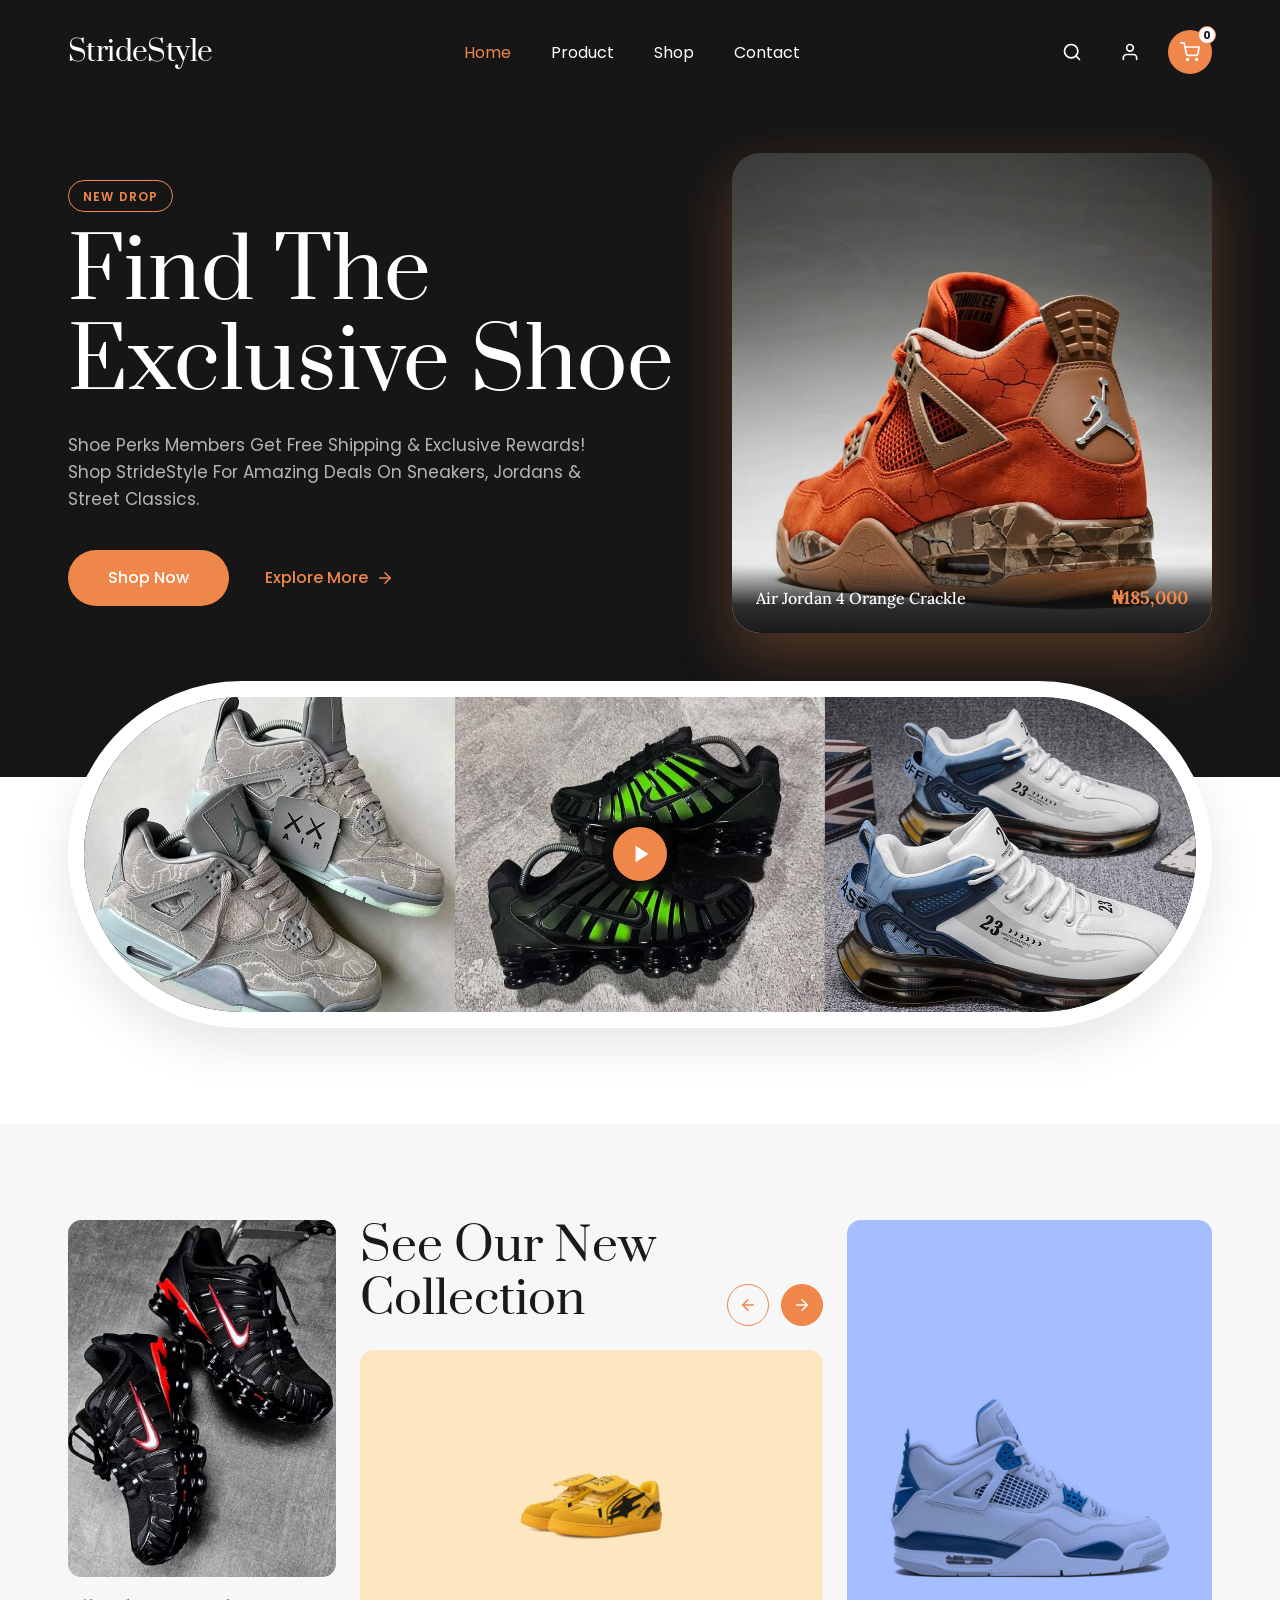
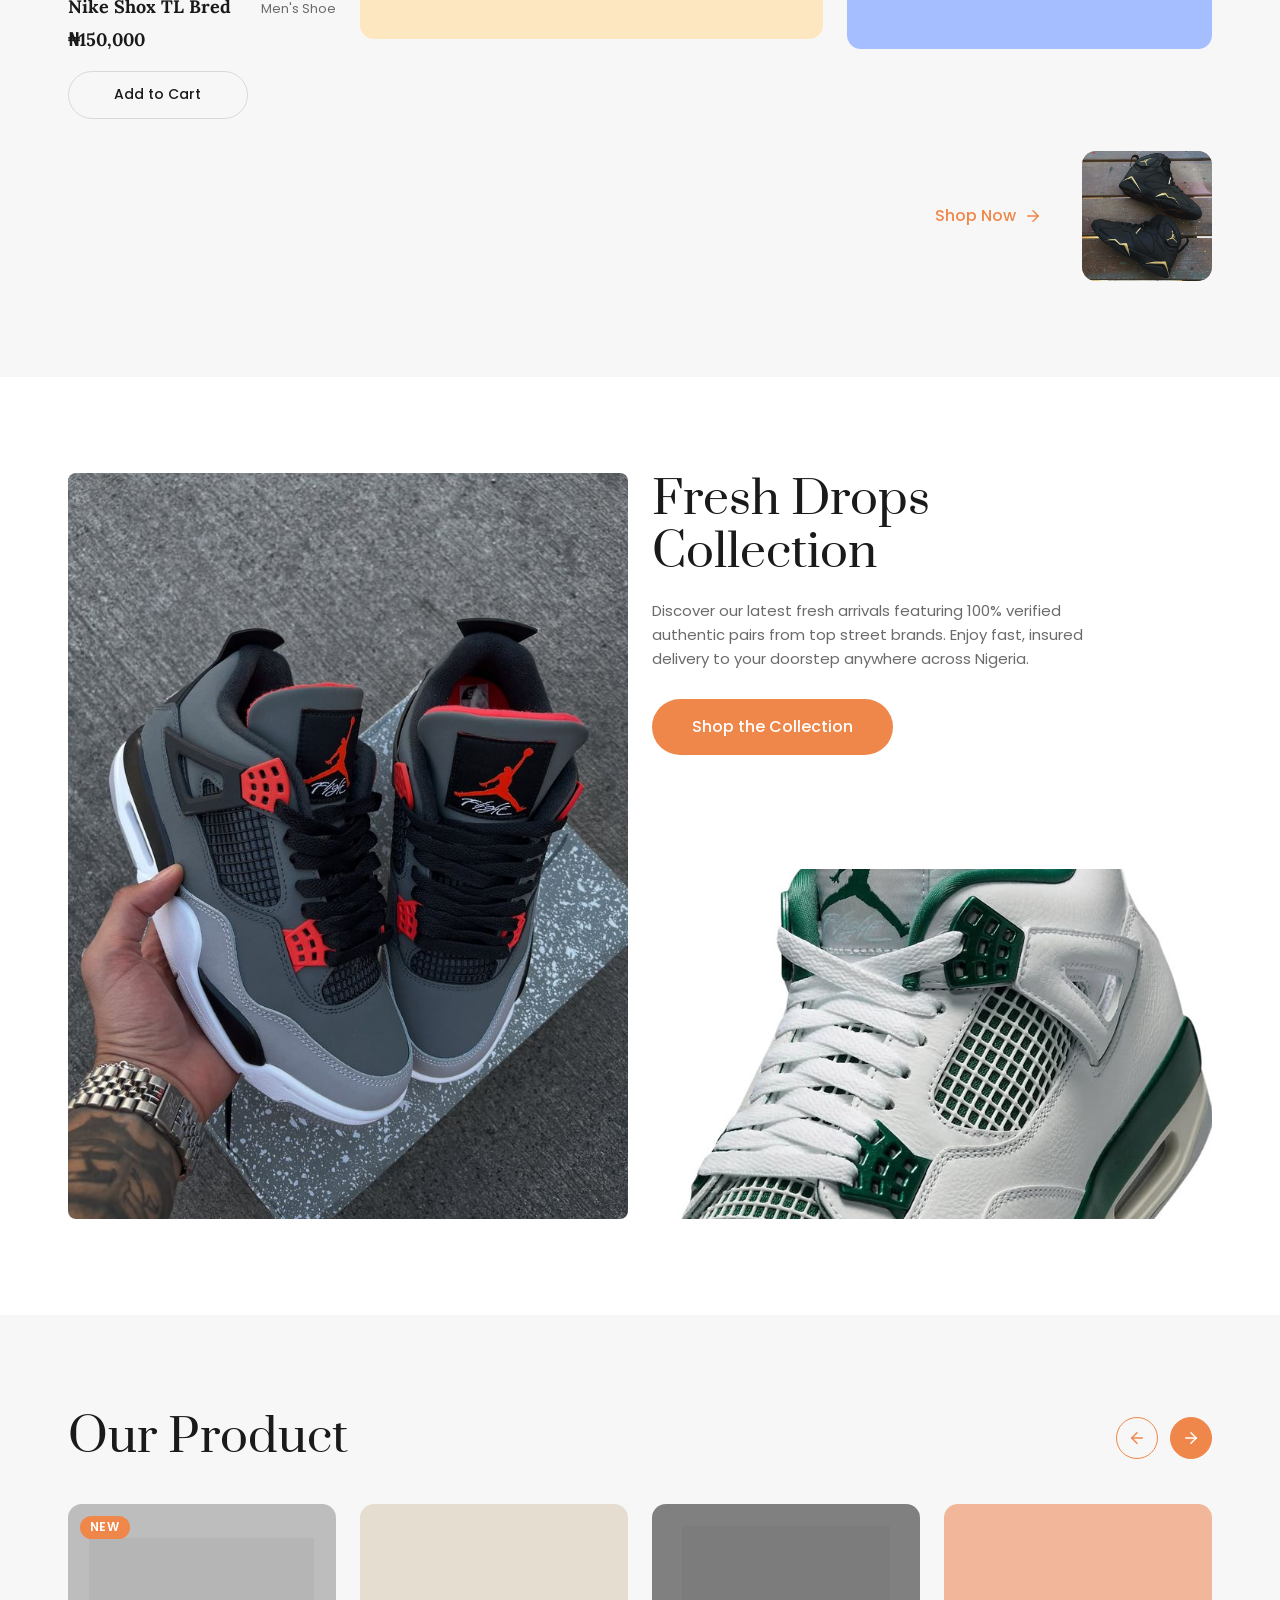
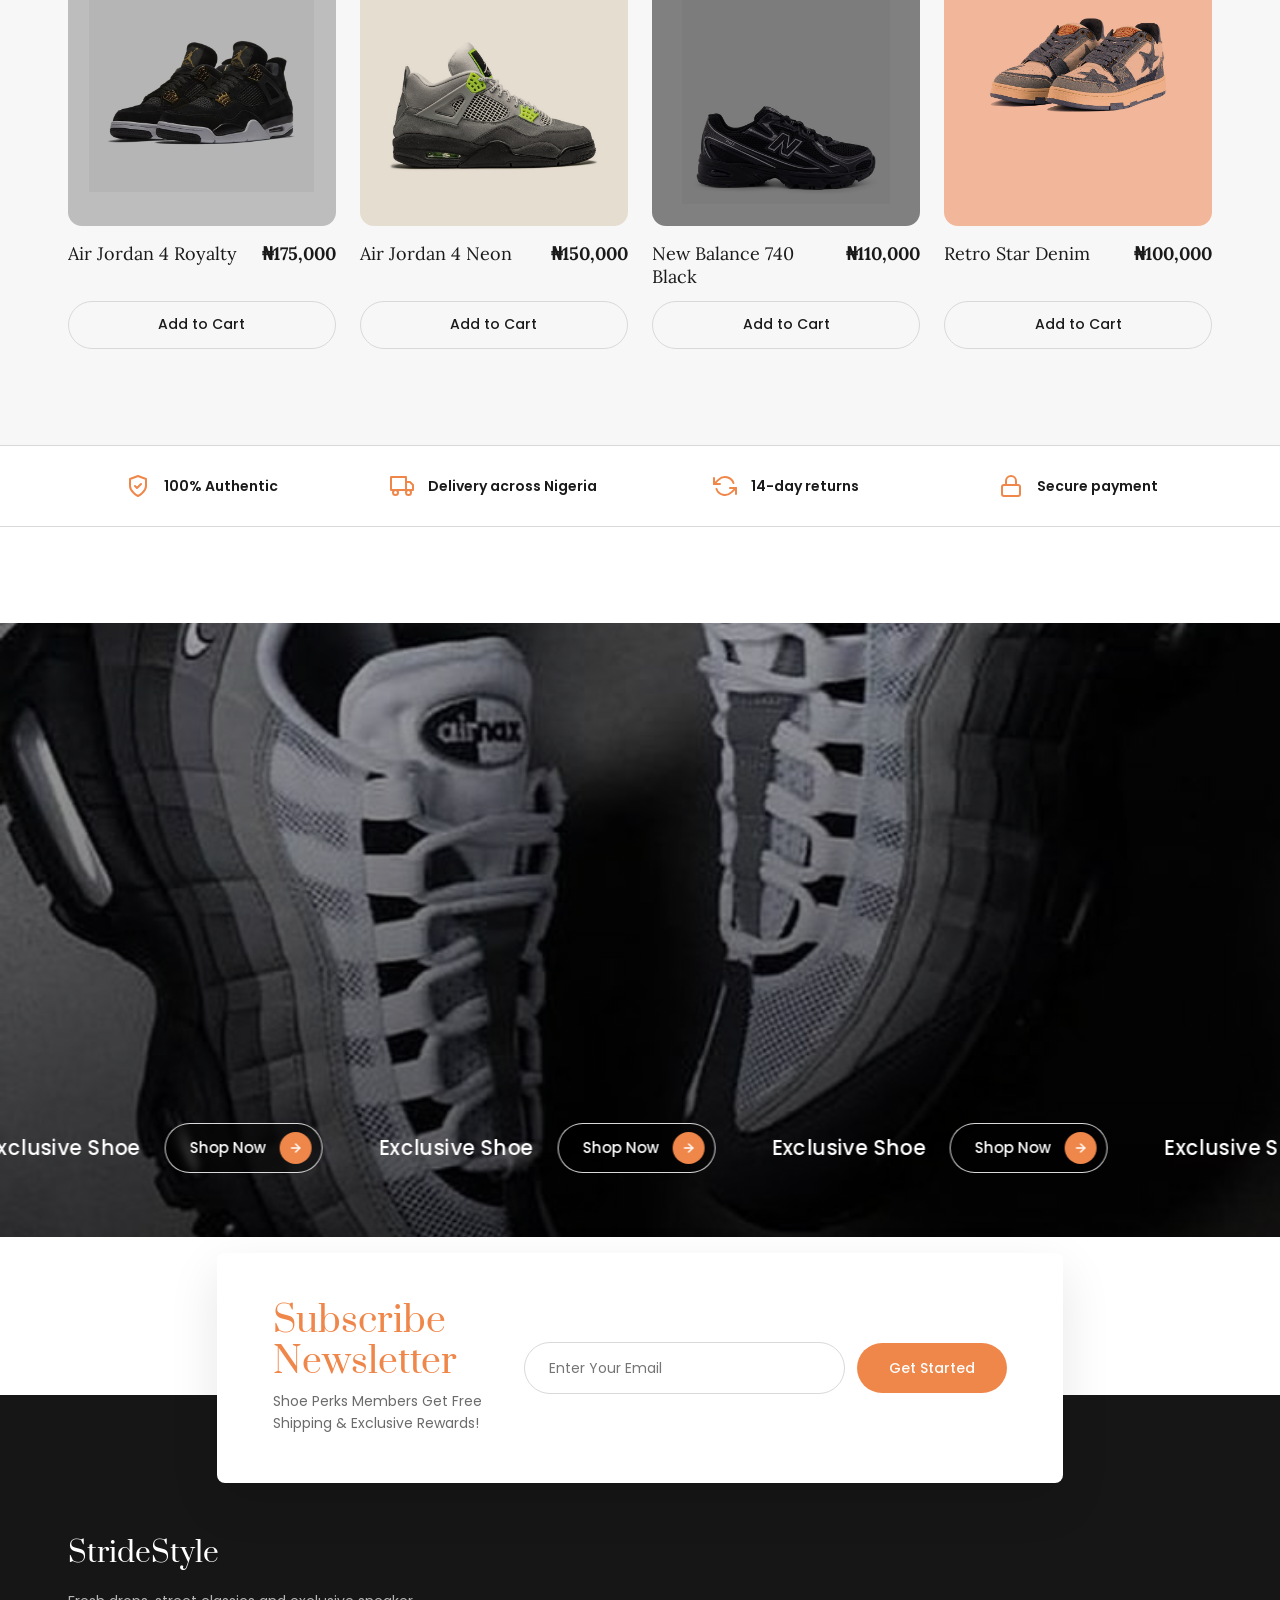
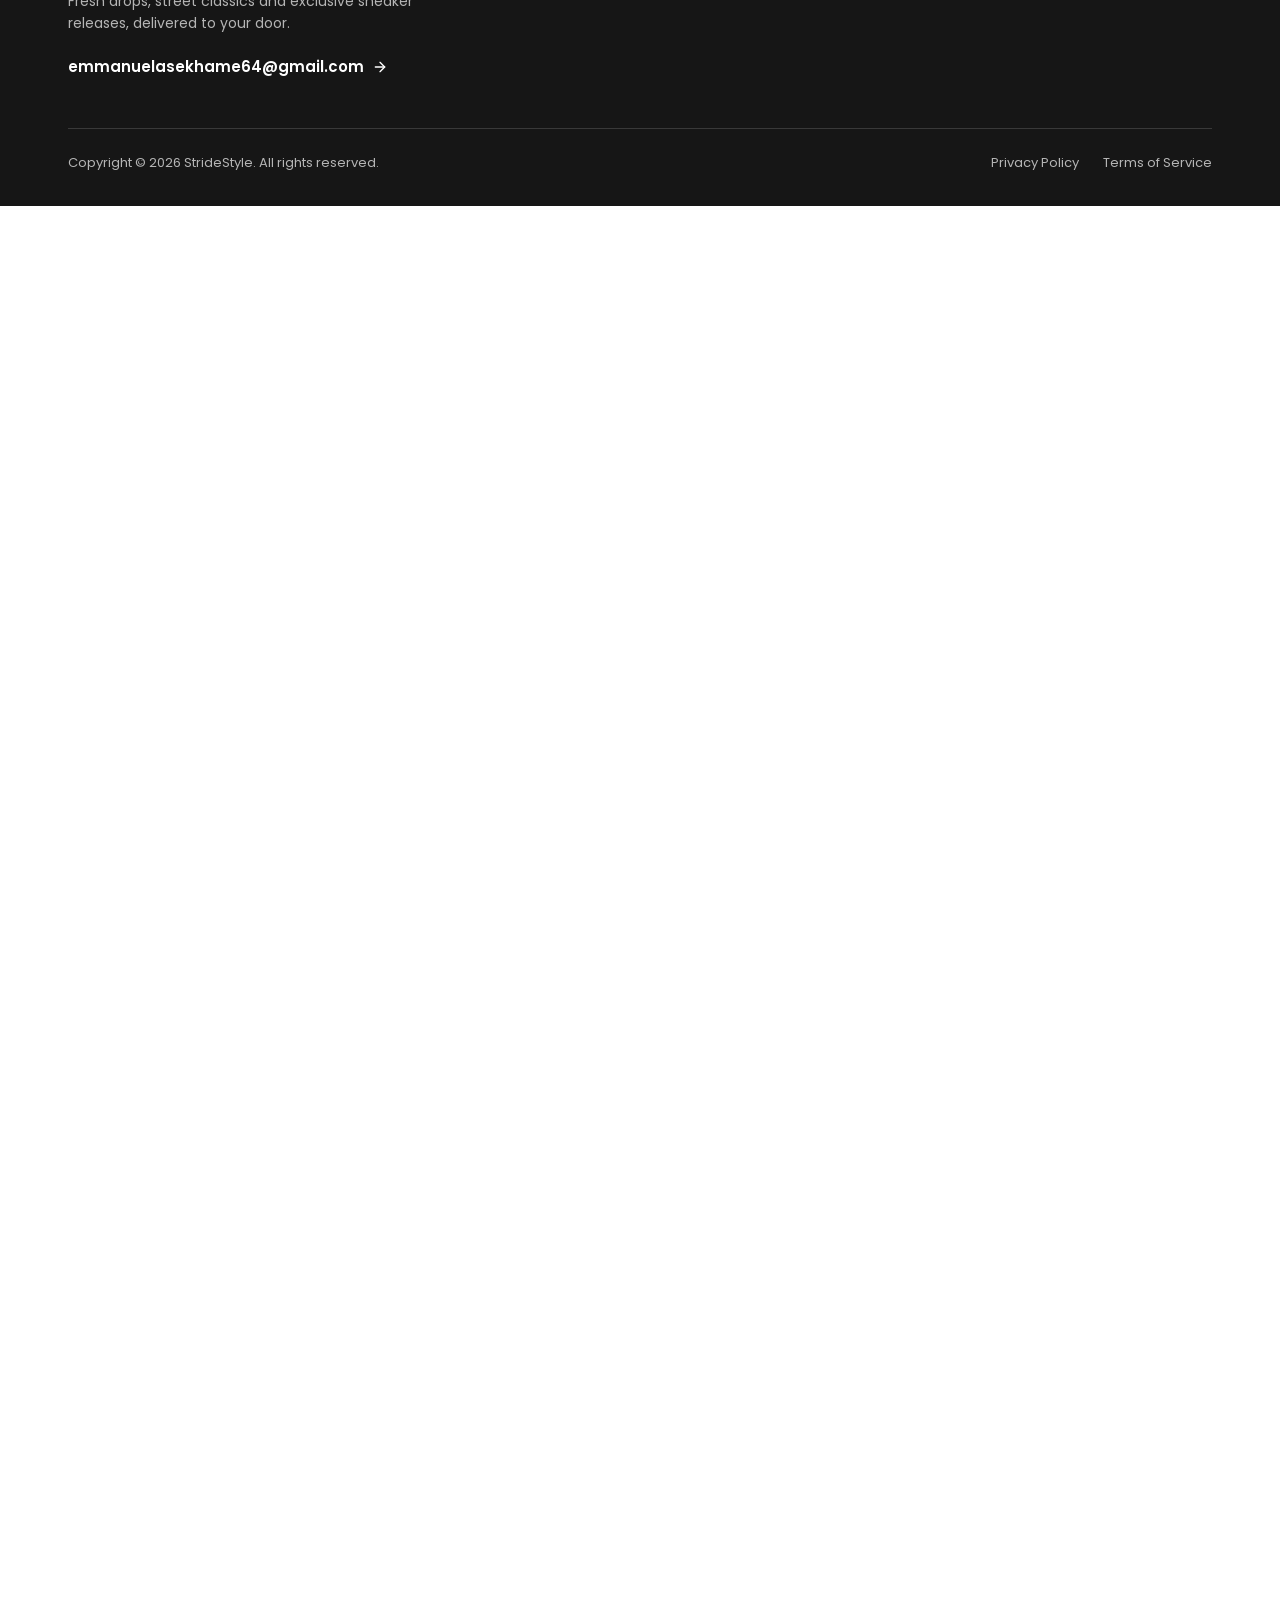
<file: index.html>
<!DOCTYPE html>
<html lang="en">
<head>
  <meta charset="UTF-8">
  <meta http-equiv="refresh" content="0; url=shoe-ecommerce/public/CLIENT/index.html">
  <title>Redirecting to StrideStyle Store...</title>
  <style>
    body {
      font-family: -apple-system, BlinkMacSystemFont, "Segoe UI", Roboto, sans-serif;
      background: #161616;
      color: #fff;
      display: flex;
      flex-direction: column;
      align-items: center;
      justify-content: center;
      height: 100vh;
      margin: 0;
      text-align: center;
    }
    a {
      color: #F0874A;
      text-decoration: none;
      font-weight: bold;
    }
  </style>
</head>
<body>
  <h1>StrideStyle Shoe E-Commerce</h1>
  <p>Redirecting to store...</p>
  <p><a href="shoe-ecommerce/public/CLIENT/index.html">Click here if you are not automatically redirected.</a></p>
  <p><a href="shoe-ecommerce/public/ADMIN/admin.html" style="color: #bbb; font-size: 14px;">Or open Admin Dashboard</a></p>
</body>
</html>
</file>
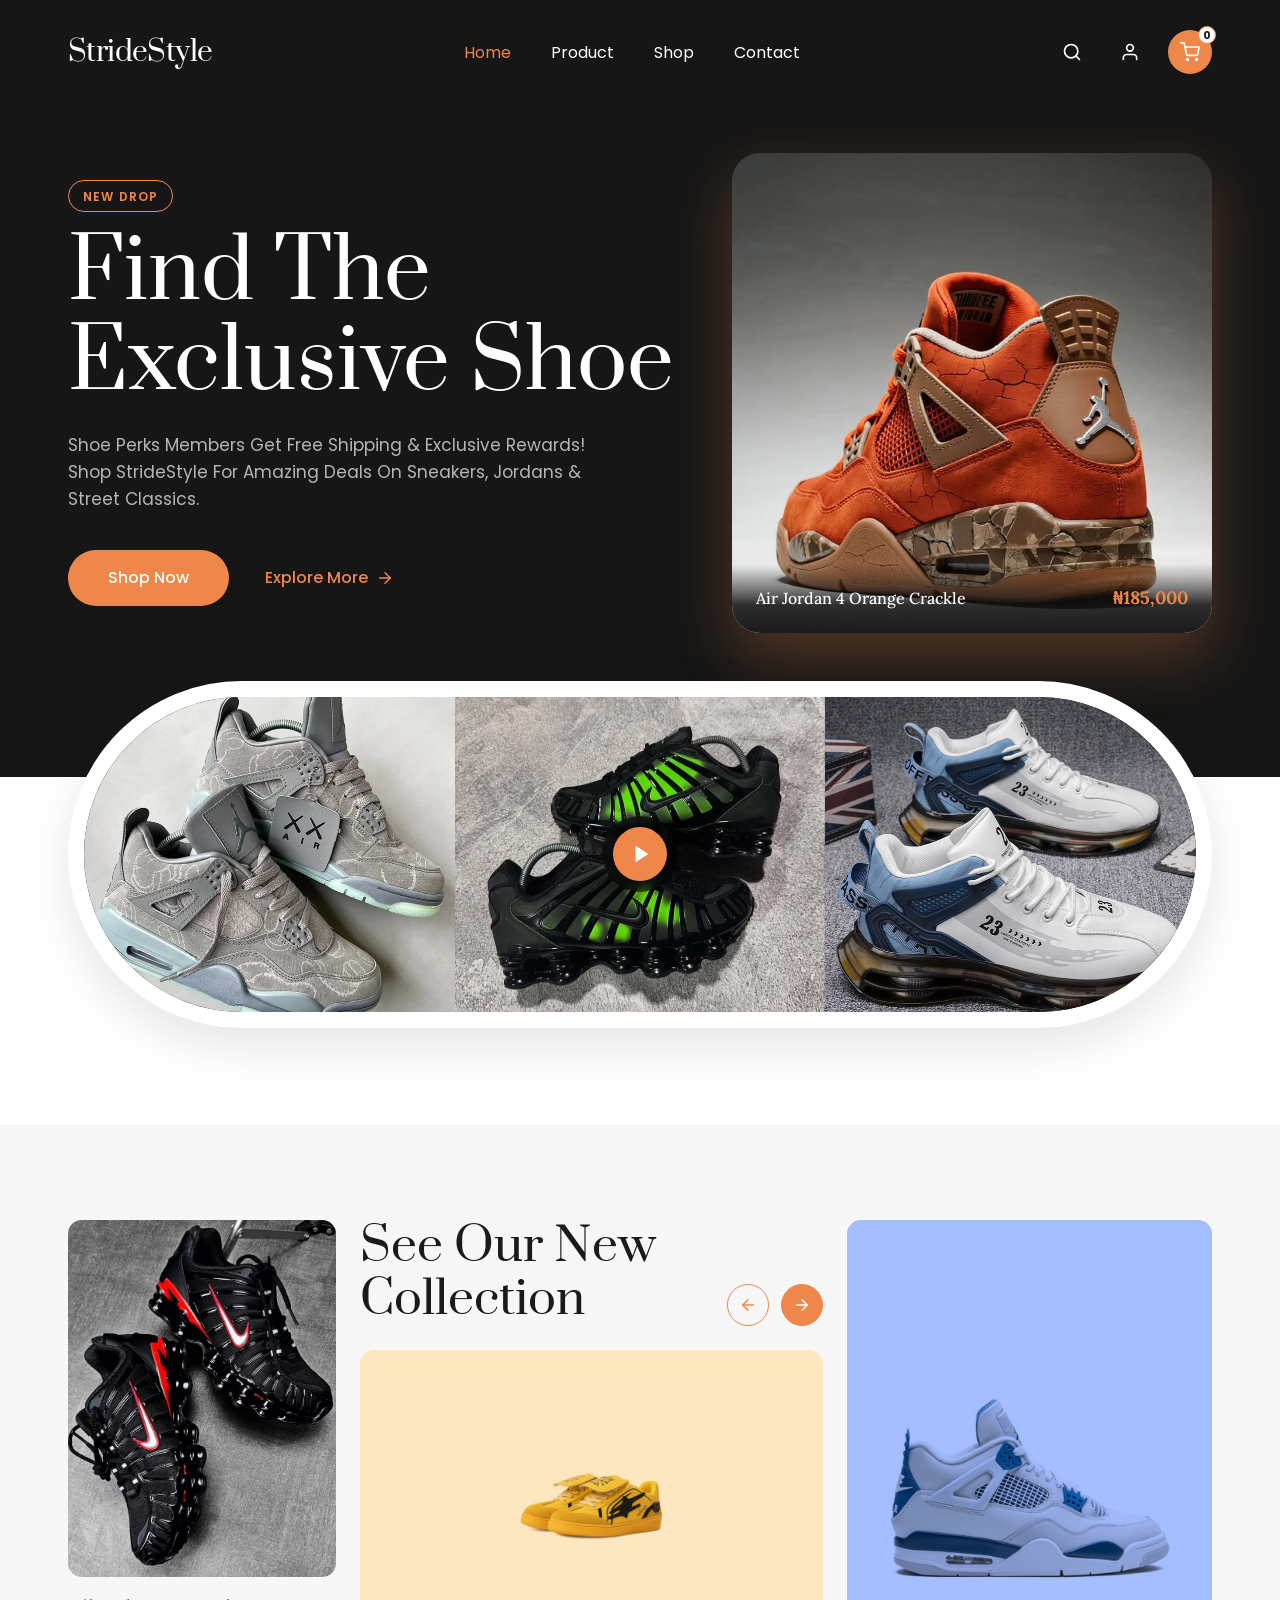
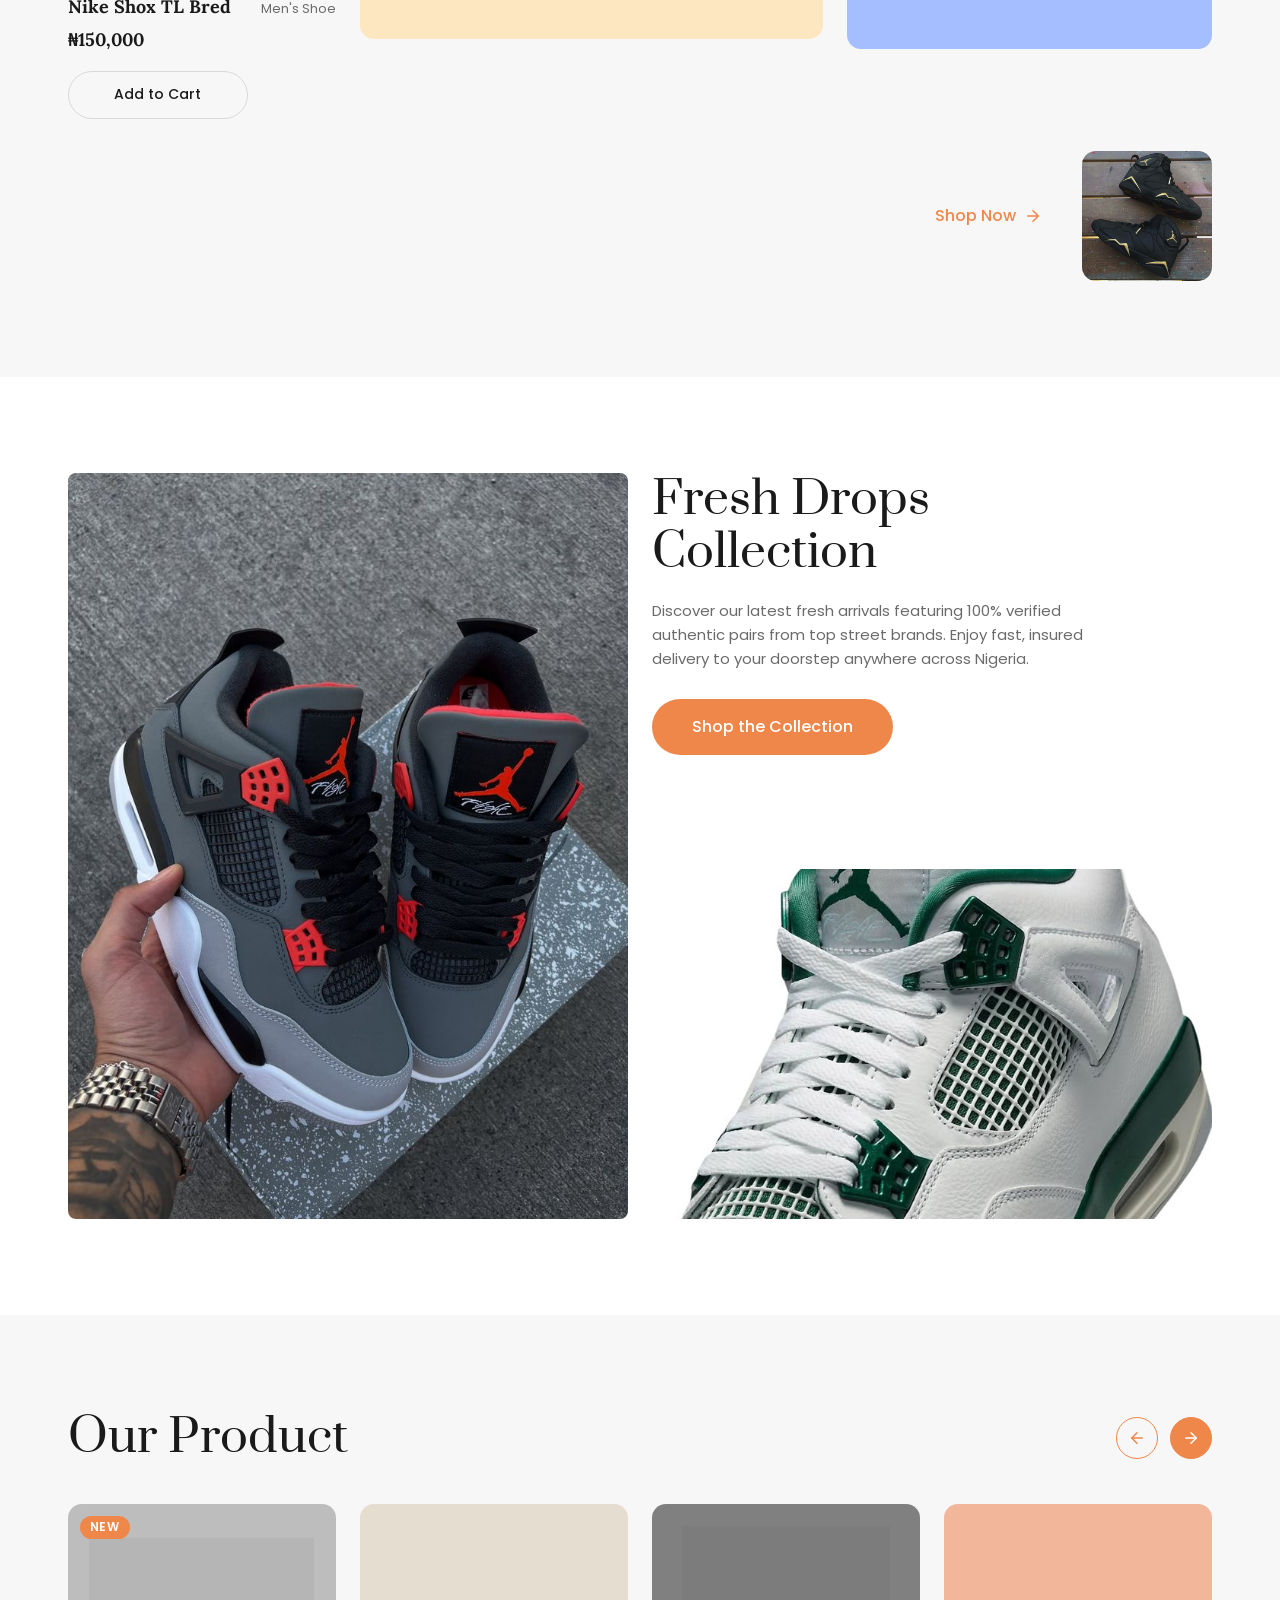
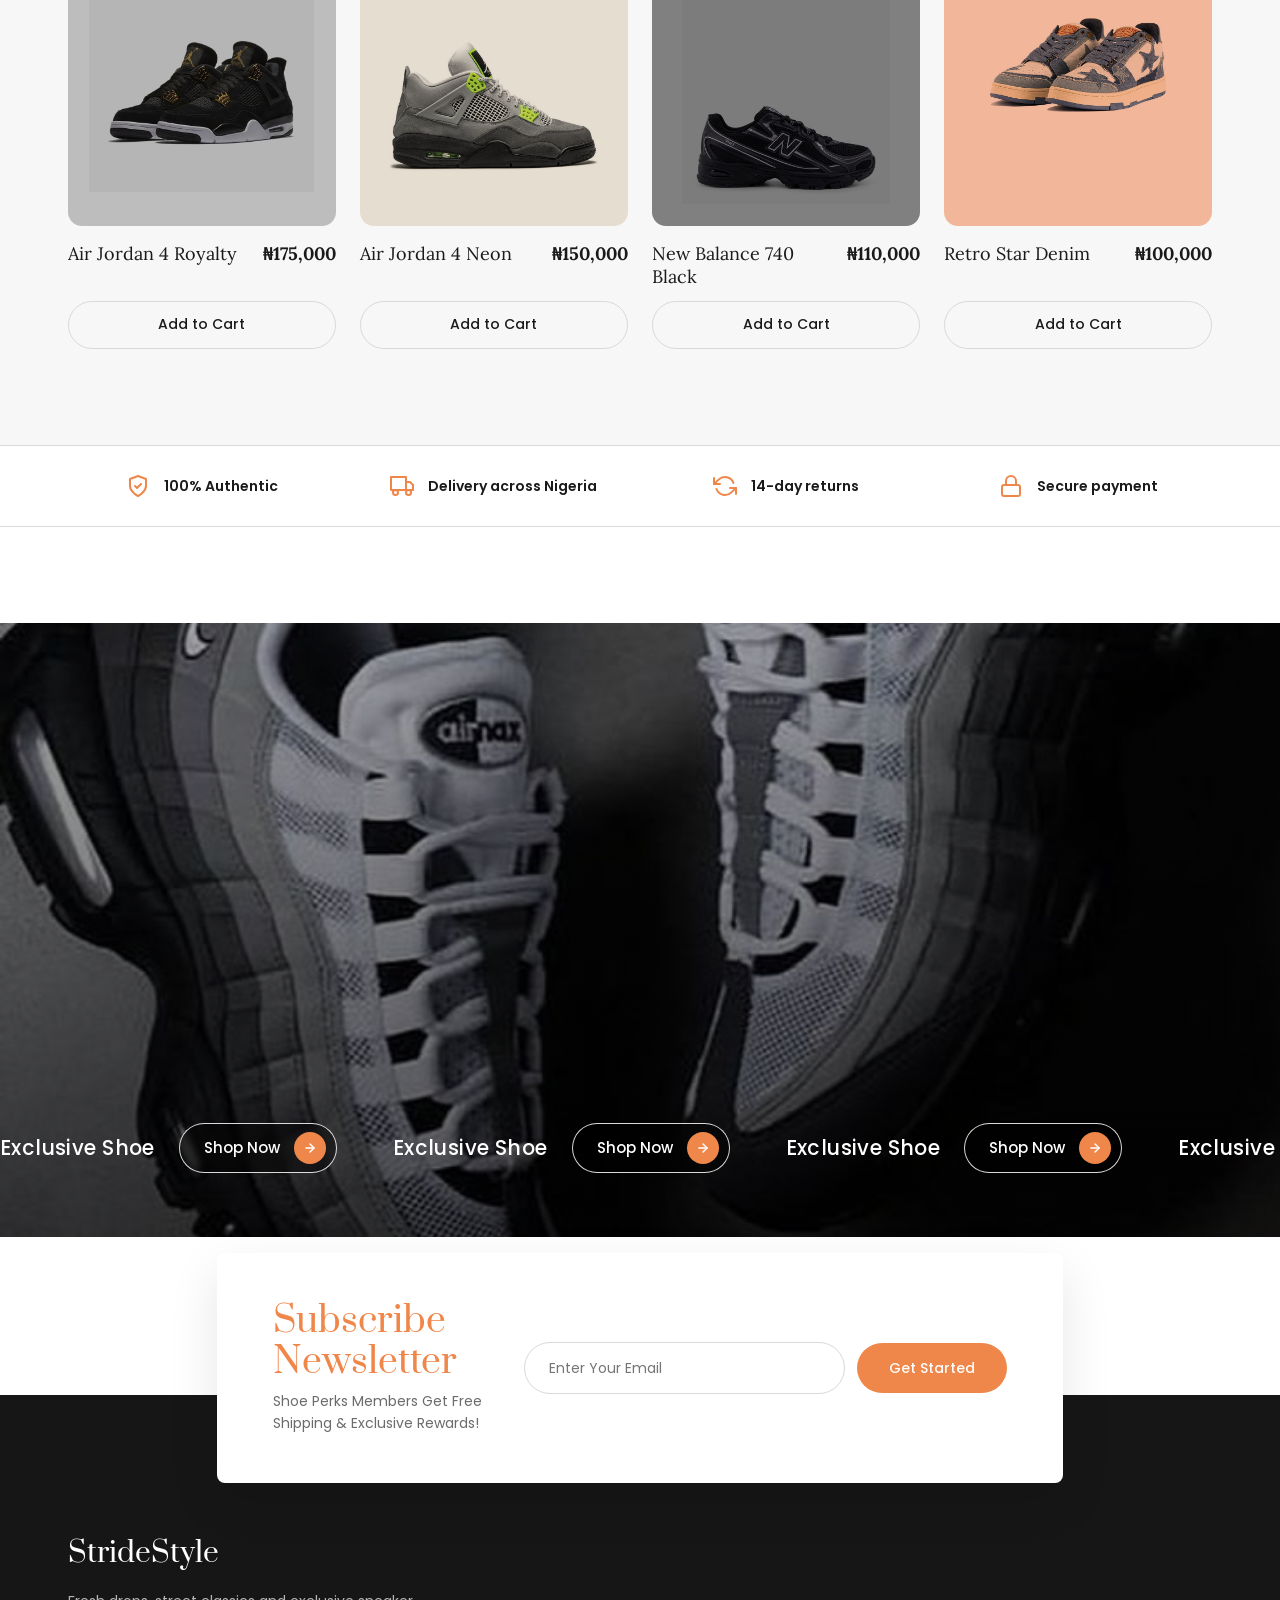
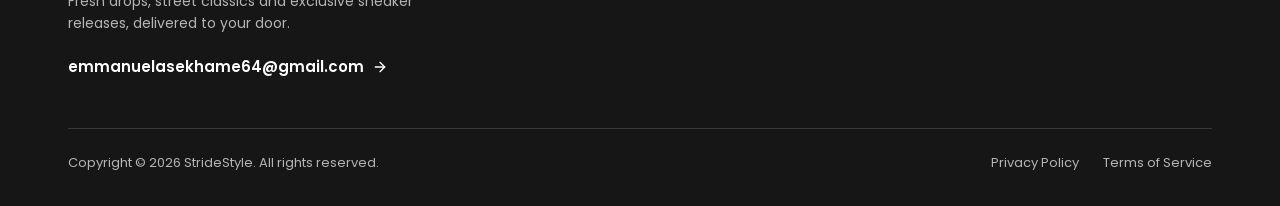
<file: shoe-ecommerce/public/CLIENT/index.html>
<!DOCTYPE html>
<html lang="en">
<head>
  <meta charset="UTF-8">
  <meta name="viewport" content="width=device-width, initial-scale=1.0">
  <title>StrideStyle | Find The Exclusive Shoe</title>
  <meta name="description" content="Discover premium sneakers, iconic Air Jordans, classic streetwear and rare drops at StrideStyle with exclusive member rewards and free nationwide delivery.">

  <link rel="preconnect" href="https://fonts.googleapis.com">
  <link rel="preconnect" href="https://fonts.gstatic.com" crossorigin>
  <link href="https://fonts.googleapis.com/css2?family=Lora:ital,wght@0,400..700;1,400..700&family=Noto+Sans:wght@400..700&family=Poppins:wght@300;400;500;600;700&family=Prata&display=swap" rel="stylesheet">

  <link rel="stylesheet" href="CSS/style.css">
  <link rel="stylesheet" href="CSS/responsive.css">
</head>
<body>

  <input type="checkbox" id="nav-toggle" class="nav-toggle" aria-label="Toggle navigation menu">

  <header class="site-header">
    <div class="container site-header__container">
      <a href="index.html" class="site-header__logo" aria-label="StrideStyle Home">StrideStyle</a>

      <nav class="site-header__nav" aria-label="Main Navigation">
        <a href="index.html" class="site-header__link" aria-current="page">Home</a>
        <a href="product.html" class="site-header__link">Product</a>
        <a href="shop.html" class="site-header__link">Shop</a>
        <a href="#contact" class="site-header__link">Contact</a>
      </nav>

      <div class="site-header__actions">
        <a href="shop.html#shop-search" class="site-header__icon-btn" aria-label="Search shoes">
          <svg width="20" height="20" viewBox="0 0 24 24" fill="none" stroke="currentColor" stroke-width="2" stroke-linecap="round" stroke-linejoin="round">
            <circle cx="11" cy="11" r="8"></circle>
            <line x1="21" y1="21" x2="16.65" y2="16.65"></line>
          </svg>
        </a>

        <a href="login.html" class="site-header__icon-btn" aria-label="User Account">
          <svg width="20" height="20" viewBox="0 0 24 24" fill="none" stroke="currentColor" stroke-width="2" stroke-linecap="round" stroke-linejoin="round">
            <path d="M20 21v-2a4 4 0 0 0-4-4H8a4 4 0 0 0-4 4v2"></path>
            <circle cx="12" cy="7" r="4"></circle>
          </svg>
        </a>

        <a href="cart.html" class="site-header__cart-btn" aria-label="View Shopping Cart">
          <svg width="20" height="20" viewBox="0 0 24 24" fill="none" stroke="currentColor" stroke-width="2" stroke-linecap="round" stroke-linejoin="round">
            <circle cx="9" cy="21" r="1"></circle>
            <circle cx="20" cy="21" r="1"></circle>
            <path d="M1 1h4l2.68 13.39a2 2 0 0 0 2 1.61h9.72a2 2 0 0 0 2-1.61L23 6H6"></path>
          </svg>
          <span class="cart-count" id="cart-count">0</span>
        </a>

        <label for="nav-toggle" class="nav-toggle-label" aria-label="Toggle navigation">
          <svg width="24" height="24" viewBox="0 0 24 24" fill="none" stroke="currentColor" stroke-width="2" stroke-linecap="round" stroke-linejoin="round">
            <line x1="3" y1="12" x2="21" y2="12"></line>
            <line x1="3" y1="6" x2="21" y2="6"></line>
            <line x1="3" y1="18" x2="21" y2="18"></line>
          </svg>
        </label>
      </div>
    </div>
  </header>

  <main>
    <section class="hero" aria-labelledby="hero-heading">
      <div class="container hero__container">
        <div class="hero__content">
          <span class="hero__pill">New Drop</span>
          <h1 id="hero-heading" class="hero__title">
            Find The<br>Exclusive Shoe
          </h1>
          <p class="hero__text">
            Shoe Perks Members Get Free Shipping &amp; Exclusive Rewards! Shop StrideStyle For Amazing Deals On Sneakers, Jordans &amp; Street Classics.
          </p>
          <div class="hero__actions">
            <a href="shop.html" class="btn btn--primary">Shop Now</a>
            <a href="#collections" class="link-arrow">
              Explore More
              <svg width="18" height="18" viewBox="0 0 24 24" fill="none" stroke="currentColor" stroke-width="2" stroke-linecap="round" stroke-linejoin="round">
                <path d="M5 12h14"></path>
                <path d="M12 5l7 7-7 7"></path>
              </svg>
            </a>
          </div>
        </div>

        <div class="hero__media">
          <div class="hero__card">
            <img src="IMAGES/banners/hero-sneaker.jpg" alt="Orange crackle Air Jordan 4 sneaker" class="hero__img" width="480" height="480">
            <div class="hero__card-caption">
              <span class="hero__card-name">Air Jordan 4 Orange Crackle</span>
              <span class="hero__card-price">₦185,000</span>
            </div>
          </div>
        </div>
      </div>
    </section>

    <section class="container featured-strip-wrapper" aria-label="Featured Collection Sneak Peek">
      <div class="featured-pill">
        <div class="featured-pill__cell">
          <img src="IMAGES/banners/featured-strip-1.jpg" alt="Air Jordan 4 KAWS Grey" class="featured-pill__img" width="400" height="240" loading="lazy">
        </div>
        <div class="featured-pill__cell">
          <img src="IMAGES/banners/featured-strip-2.jpg" alt="Nike Shox TL Volt Green" class="featured-pill__img" width="400" height="240" loading="lazy">
        </div>
        <div class="featured-pill__cell">
          <img src="IMAGES/banners/featured-strip-3.jpg" alt="Street Runner 23 White Blue" class="featured-pill__img" width="400" height="240" loading="lazy">
        </div>

        <button type="button" class="featured-pill__play-btn js-play-video" aria-label="Play featured video">
          <span class="featured-pill__play-icon">
            <svg width="22" height="22" viewBox="0 0 24 24" fill="currentColor">
              <polygon points="5 3 19 12 5 21 5 3"></polygon>
            </svg>
          </span>
        </button>
      </div>
    </section>

    <section id="collections" class="collections-section" aria-labelledby="collections-heading">
      <div class="container">
        <div class="collections-grid">

          <div class="collection-tall-col">
            <article class="collection-tall-card">
              <div class="collection-tall-card__media">
                <img src="IMAGES/collections/collection-lace-up.jpg" alt="Nike Shox TL Bred" class="collection-tall-card__img" width="300" height="400" loading="lazy">
              </div>
              <div class="collection-tall-card__info">
                <div class="collection-tall-card__row-1">
                  <h3 class="collection-tall-card__name"><a href="product.html?id=p14">Nike Shox TL Bred</a></h3>
                  <span class="collection-tall-card__tag">Men's Shoe</span>
                </div>
                <div class="collection-tall-card__price">₦150,000</div>
                <button type="button" class="btn btn--outline collection-tall-card__btn js-add-to-cart" data-product-id="p14">Add to Cart</button>
              </div>
            </article>
          </div>

          <div class="collection-center-col">
            <div class="collection-center-head">
              <h2 id="collections-heading" class="section-head__title">See Our New<br>Collection</h2>
              <div class="slider-arrows">
                <button type="button" class="slider-arrow slider-arrow--prev js-slider-prev" aria-label="Previous collection slide">
                  <svg width="18" height="18" viewBox="0 0 24 24" fill="none" stroke="currentColor" stroke-width="2" stroke-linecap="round" stroke-linejoin="round">
                    <path d="M19 12H5"></path>
                    <path d="M12 19l-7-7 7-7"></path>
                  </svg>
                </button>
                <button type="button" class="slider-arrow slider-arrow--next js-slider-next" aria-label="Next collection slide">
                  <svg width="18" height="18" viewBox="0 0 24 24" fill="none" stroke="currentColor" stroke-width="2" stroke-linecap="round" stroke-linejoin="round">
                    <path d="M5 12h14"></path>
                    <path d="M12 5l7 7-7 7"></path>
                  </svg>
                </button>
              </div>
            </div>

            <div class="collection-feature-tile">
              <img src="IMAGES/collections/collection-feature.jpg" alt="Retro Training Yellow" class="collection-feature-img" width="500" height="310" loading="lazy">
            </div>
          </div>

          <div class="collection-right-col">
            <div class="collection-blue-tile">
              <img src="IMAGES/collections/collection-blue.jpg" alt="Air Jordan 4 Military Blue" class="collection-blue-img" width="380" height="420" loading="lazy">
            </div>
          </div>

          <div class="collection-bottom-row">
            <a href="shop.html" class="link-arrow">
              Shop Now
              <svg width="18" height="18" viewBox="0 0 24 24" fill="none" stroke="currentColor" stroke-width="2" stroke-linecap="round" stroke-linejoin="round">
                <path d="M5 12h14"></path>
                <path d="M12 5l7 7-7 7"></path>
              </svg>
            </a>
            <div class="collection-small-tile">
              <img src="IMAGES/collections/collection-small.jpg" alt="Air Jordan 7 Black Gold" class="collection-small-img" width="130" height="130" loading="lazy">
            </div>
          </div>

        </div>
      </div>
    </section>

    <section class="prespring-section" aria-labelledby="prespring-heading">
      <div class="container">
        <div class="prespring-grid">
          <div class="prespring-col--left">
            <div class="prespring-tall-box">
              <img src="IMAGES/collections/prespring-main.jpg" alt="Air Jordan 4 Infrared Sneaker in Hand" class="prespring-tall-img" width="600" height="740" loading="lazy">
            </div>
          </div>

          <div class="prespring-col--right">
            <div class="prespring-content">
              <h2 id="prespring-heading" class="section-head__title">Fresh Drops<br>Collection</h2>
              <p class="prespring-text">
                Discover our latest fresh arrivals featuring 100% verified authentic pairs from top street brands. Enjoy fast, insured delivery to your doorstep anywhere across Nigeria.
              </p>
              <a href="shop.html" class="btn btn--primary">Shop the Collection</a>
            </div>

            <div class="prespring-wide-box">
              <img src="IMAGES/collections/prespring-wide.jpg" alt="Air Jordan 4 Oxidized Green Sneakers" class="prespring-wide-img" width="600" height="375" loading="lazy">
            </div>
          </div>
        </div>
      </div>
    </section>

    <section class="products-section" aria-labelledby="products-heading">
      <div class="container">
        <div class="section-head">
          <h2 id="products-heading" class="section-head__title">Our Product</h2>
          <div class="slider-arrows">
            <button type="button" class="slider-arrow slider-arrow--prev js-product-prev" aria-label="Previous products">
              <svg width="18" height="18" viewBox="0 0 24 24" fill="none" stroke="currentColor" stroke-width="2" stroke-linecap="round" stroke-linejoin="round">
                <path d="M19 12H5"></path>
                <path d="M12 19l-7-7 7-7"></path>
              </svg>
            </button>
            <button type="button" class="slider-arrow slider-arrow--next js-product-next" aria-label="Next products">
              <svg width="18" height="18" viewBox="0 0 24 24" fill="none" stroke="currentColor" stroke-width="2" stroke-linecap="round" stroke-linejoin="round">
                <path d="M5 12h14"></path>
                <path d="M12 5l7 7-7 7"></path>
              </svg>
            </button>
          </div>
        </div>

        <div class="products-grid products-grid--slider" id="products-slider">
          <article class="product-card" data-product-id="p02" data-name="Air Jordan 4 Royalty" data-price="175000" data-category="jordan" data-image="IMAGES/shoes/jordan-4-royalty-black-gold.jpg">
            <div class="product-card__media tile-gray">
              <span class="product-badge">New</span>
              <img src="IMAGES/shoes/jordan-4-royalty-black-gold.jpg" alt="Air Jordan 4 Royalty" class="product-card__img product-card__img--cutout" width="300" height="360" loading="lazy">
            </div>
            <div class="product-card__caption">
              <h3 class="product-card__name"><a href="product.html?id=p02">Air Jordan 4 Royalty</a></h3>
              <span class="product-card__price">₦175,000</span>
            </div>
            <div class="product-card__action">
              <button type="button" class="btn btn--outline js-add-to-cart" data-product-id="p02">Add to Cart</button>
            </div>
          </article>

          <article class="product-card" data-product-id="p04" data-name="Air Jordan 4 Neon" data-price="150000" data-category="jordan" data-image="IMAGES/shoes/jordan-4-neon-grey.jpg">
            <div class="product-card__media tile-beige">
              <img src="IMAGES/shoes/jordan-4-neon-grey.jpg" alt="Air Jordan 4 Neon" class="product-card__img product-card__img--cutout" width="300" height="360" loading="lazy">
            </div>
            <div class="product-card__caption">
              <h3 class="product-card__name"><a href="product.html?id=p04">Air Jordan 4 Neon</a></h3>
              <span class="product-card__price">₦150,000</span>
            </div>
            <div class="product-card__action">
              <button type="button" class="btn btn--outline js-add-to-cart" data-product-id="p04">Add to Cart</button>
            </div>
          </article>

          <article class="product-card" data-product-id="p19" data-name="New Balance 740 Black" data-price="110000" data-category="classics" data-image="IMAGES/shoes/new-balance-740-black.jpg">
            <div class="product-card__media tile-gray-dark">
              <img src="IMAGES/shoes/new-balance-740-black.jpg" alt="New Balance 740 Black" class="product-card__img product-card__img--cutout" width="300" height="360" loading="lazy">
            </div>
            <div class="product-card__caption">
              <h3 class="product-card__name"><a href="product.html?id=p19">New Balance 740 Black</a></h3>
              <span class="product-card__price">₦110,000</span>
            </div>
            <div class="product-card__action">
              <button type="button" class="btn btn--outline js-add-to-cart" data-product-id="p19">Add to Cart</button>
            </div>
          </article>

          <article class="product-card" data-product-id="p21" data-name="Retro Star Denim" data-price="100000" data-category="street" data-image="IMAGES/shoes/retro-star-denim.jpg">
            <div class="product-card__media tile-peach">
              <img src="IMAGES/shoes/retro-star-denim.jpg" alt="Retro Star Denim" class="product-card__img product-card__img--cutout" width="300" height="360" loading="lazy">
            </div>
            <div class="product-card__caption">
              <h3 class="product-card__name"><a href="product.html?id=p21">Retro Star Denim</a></h3>
              <span class="product-card__price">₦100,000</span>
            </div>
            <div class="product-card__action">
              <button type="button" class="btn btn--outline js-add-to-cart" data-product-id="p21">Add to Cart</button>
            </div>
          </article>

          <article class="product-card" data-product-id="p18" data-name="Adidas Samba LT Green" data-price="90000" data-category="classics" data-image="IMAGES/shoes/adidas-samba-lt-green.jpg">
            <div class="product-card__media tile-gray-mid">
              <img src="IMAGES/shoes/adidas-samba-lt-green.jpg" alt="Adidas Samba LT Green" class="product-card__img" width="300" height="360" loading="lazy">
            </div>
            <div class="product-card__caption">
              <h3 class="product-card__name"><a href="product.html?id=p18">Adidas Samba LT Green</a></h3>
              <span class="product-card__price">₦90,000</span>
            </div>
            <div class="product-card__action">
              <button type="button" class="btn btn--outline js-add-to-cart" data-product-id="p18">Add to Cart</button>
            </div>
          </article>

          <article class="product-card" data-product-id="p11" data-name="Nike Dunk Low Navy Mocha" data-price="75000" data-category="nike" data-image="IMAGES/shoes/nike-dunk-low-navy-mocha.jpg">
            <div class="product-card__media tile-pink">
              <img src="IMAGES/shoes/nike-dunk-low-navy-mocha.jpg" alt="Nike Dunk Low Navy Mocha" class="product-card__img" width="300" height="360" loading="lazy">
            </div>
            <div class="product-card__caption">
              <h3 class="product-card__name"><a href="product.html?id=p11">Nike Dunk Low Navy Mocha</a></h3>
              <span class="product-card__price">₦75,000</span>
            </div>
            <div class="product-card__action">
              <button type="button" class="btn btn--outline js-add-to-cart" data-product-id="p11">Add to Cart</button>
            </div>
          </article>

          <article class="product-card" data-product-id="p10" data-name="Air Jordan 1 High Dark Mocha" data-price="160000" data-category="jordan" data-image="IMAGES/shoes/jordan-1-high-dark-mocha.jpg">
            <div class="product-card__media tile-mint">
              <span class="product-badge">Best Seller</span>
              <img src="IMAGES/shoes/jordan-1-high-dark-mocha.jpg" alt="Air Jordan 1 High Dark Mocha" class="product-card__img" width="300" height="360" loading="lazy">
            </div>
            <div class="product-card__caption">
              <h3 class="product-card__name"><a href="product.html?id=p10">Air Jordan 1 High Dark Mocha</a></h3>
              <span class="product-card__price">₦160,000</span>
            </div>
            <div class="product-card__action">
              <button type="button" class="btn btn--outline js-add-to-cart" data-product-id="p10">Add to Cart</button>
            </div>
          </article>

          <article class="product-card" data-product-id="p12" data-name="Nike Shox R4 Black Silver" data-price="135000" data-category="nike" data-image="IMAGES/shoes/nike-shox-r4-black-silver.jpg">
            <div class="product-card__media tile-blush">
              <span class="product-badge">Hot</span>
              <img src="IMAGES/shoes/nike-shox-r4-black-silver.jpg" alt="Nike Shox R4 Black Silver" class="product-card__img" width="300" height="360" loading="lazy">
            </div>
            <div class="product-card__caption">
              <h3 class="product-card__name"><a href="product.html?id=p12">Nike Shox R4 Black Silver</a></h3>
              <span class="product-card__price">₦135,000</span>
            </div>
            <div class="product-card__action">
              <button type="button" class="btn btn--outline js-add-to-cart" data-product-id="p12">Add to Cart</button>
            </div>
          </article>
        </div>
      </div>
    </section>

    <section class="trust-strip" aria-label="Why Shop With Us">
      <div class="container trust-strip__container">
        <div class="trust-strip__item">
          <svg width="24" height="24" viewBox="0 0 24 24" fill="none" stroke="currentColor" stroke-width="2" stroke-linecap="round" stroke-linejoin="round" class="trust-strip__icon" aria-hidden="true">
            <path d="M12 22s8-4 8-10V5l-8-3-8 3v7c0 6 8 10 8 10z"></path>
            <polyline points="9 12 11 14 15 10"></polyline>
          </svg>
          <span class="trust-strip__text">100% Authentic</span>
        </div>
        <div class="trust-strip__item">
          <svg width="24" height="24" viewBox="0 0 24 24" fill="none" stroke="currentColor" stroke-width="2" stroke-linecap="round" stroke-linejoin="round" class="trust-strip__icon" aria-hidden="true">
            <rect x="1" y="3" width="15" height="13"></rect>
            <polygon points="16 8 20 8 23 11 23 16 16 16 8"></polygon>
            <circle cx="5.5" cy="18.5" r="2.5"></circle>
            <circle cx="18.5" cy="18.5" r="2.5"></circle>
          </svg>
          <span class="trust-strip__text">Delivery across Nigeria</span>
        </div>
        <div class="trust-strip__item">
          <svg width="24" height="24" viewBox="0 0 24 24" fill="none" stroke="currentColor" stroke-width="2" stroke-linecap="round" stroke-linejoin="round" class="trust-strip__icon" aria-hidden="true">
            <polyline points="1 4 1 10 7 10"></polyline>
            <polyline points="23 20 23 14 17 14"></polyline>
            <path d="M20.49 9A9 9 0 0 0 5.64 5.64L1 10m22 4l-4.64 4.36A9 9 0 0 1 3.51 15"></path>
          </svg>
          <span class="trust-strip__text">14-day returns</span>
        </div>
        <div class="trust-strip__item">
          <svg width="24" height="24" viewBox="0 0 24 24" fill="none" stroke="currentColor" stroke-width="2" stroke-linecap="round" stroke-linejoin="round" class="trust-strip__icon" aria-hidden="true">
            <rect x="3" y="11" width="18" height="11" rx="2" ry="2"></rect>
            <path d="M7 11V7a5 5 0 0 1 10 0v4"></path>
          </svg>
          <span class="trust-strip__text">Secure payment</span>
        </div>
      </div>
    </section>

    <section class="promo-banner-section" aria-label="Exclusive Sneaker Promotion">
      <div class="promo-banner">
        <img src="IMAGES/banners/promo-banner.jpg" alt="Nike Air Max 95 Greyscale Banner" class="promo-banner__bg" width="1440" height="744" loading="lazy">
        <div class="promo-banner__overlay"></div>

        <div class="promo-marquee">
          <div class="promo-marquee__track">
            <div class="promo-marquee__item">
              <span class="promo-marquee__text">Exclusive Shoe</span>
              <a href="shop.html" class="btn btn--ghost">
                Shop Now
                <span class="btn--ghost-icon">
                  <svg width="14" height="14" viewBox="0 0 24 24" fill="none" stroke="currentColor" stroke-width="2.5" stroke-linecap="round" stroke-linejoin="round">
                    <path d="M5 12h14"></path>
                    <path d="M12 5l7 7-7 7"></path>
                  </svg>
                </span>
              </a>
            </div>
            <div class="promo-marquee__item" aria-hidden="true">
              <span class="promo-marquee__text">Exclusive Shoe</span>
              <a href="shop.html" class="btn btn--ghost" tabindex="-1">
                Shop Now
                <span class="btn--ghost-icon">
                  <svg width="14" height="14" viewBox="0 0 24 24" fill="none" stroke="currentColor" stroke-width="2.5" stroke-linecap="round" stroke-linejoin="round">
                    <path d="M5 12h14"></path>
                    <path d="M12 5l7 7-7 7"></path>
                  </svg>
                </span>
              </a>
            </div>
            <div class="promo-marquee__item" aria-hidden="true">
              <span class="promo-marquee__text">Exclusive Shoe</span>
              <a href="shop.html" class="btn btn--ghost" tabindex="-1">
                Shop Now
                <span class="btn--ghost-icon">
                  <svg width="14" height="14" viewBox="0 0 24 24" fill="none" stroke="currentColor" stroke-width="2.5" stroke-linecap="round" stroke-linejoin="round">
                    <path d="M5 12h14"></path>
                    <path d="M12 5l7 7-7 7"></path>
                  </svg>
                </span>
              </a>
            </div>
            <div class="promo-marquee__item" aria-hidden="true">
              <span class="promo-marquee__text">Exclusive Shoe</span>
              <a href="shop.html" class="btn btn--ghost" tabindex="-1">
                Shop Now
                <span class="btn--ghost-icon">
                  <svg width="14" height="14" viewBox="0 0 24 24" fill="none" stroke="currentColor" stroke-width="2.5" stroke-linecap="round" stroke-linejoin="round">
                    <path d="M5 12h14"></path>
                    <path d="M12 5l7 7-7 7"></path>
                  </svg>
                </span>
              </a>
            </div>
            <div class="promo-marquee__item" aria-hidden="true">
              <span class="promo-marquee__text">Exclusive Shoe</span>
              <a href="shop.html" class="btn btn--ghost" tabindex="-1">
                Shop Now
                <span class="btn--ghost-icon">
                  <svg width="14" height="14" viewBox="0 0 24 24" fill="none" stroke="currentColor" stroke-width="2.5" stroke-linecap="round" stroke-linejoin="round">
                    <path d="M5 12h14"></path>
                    <path d="M12 5l7 7-7 7"></path>
                  </svg>
                </span>
              </a>
            </div>
          </div>
        </div>
      </div>
    </section>

    <div class="container newsletter-wrapper">
      <section class="newsletter" aria-labelledby="newsletter-heading">
        <div class="newsletter__info">
          <h2 id="newsletter-heading" class="newsletter__title">Subscribe Newsletter</h2>
          <p class="newsletter__text">Shoe Perks Members Get Free Shipping &amp; Exclusive Rewards!</p>
        </div>

        <form id="newsletter-form" class="newsletter__form" action="#" method="POST">
          <input type="email" id="newsletter-email" class="newsletter__input" placeholder="Enter Your Email" required aria-label="Email address for newsletter">
          <button type="submit" class="newsletter__btn">Get Started</button>
        </form>
        <p id="newsletter-message" role="status" hidden class="visually-hidden"></p>
      </section>
    </div>
  </main>

  <footer class="site-footer" id="contact">
    <div class="container">
      <div class="site-footer__main">
        <div class="site-footer__brand">
          <a href="index.html" class="site-footer__logo">StrideStyle</a>
          <p class="site-footer__desc">
            Fresh drops, street classics and exclusive sneaker releases, delivered to your door.
          </p>
          <a href="mailto:emmanuelasekhame64@gmail.com" class="site-footer__email">
            emmanuelasekhame64@gmail.com
            <svg width="16" height="16" viewBox="0 0 24 24" fill="none" stroke="currentColor" stroke-width="2" stroke-linecap="round" stroke-linejoin="round">
              <path d="M5 12h14"></path>
              <path d="M12 5l7 7-7 7"></path>
            </svg>
          </a>
        </div>

        <!-- <div class="site-footer__social">
          <h3 class="site-footer__social-label">Social media</h3>
          <div class="site-footer__social-icons">
            <a href="https://facebook.com" class="site-footer__social-icon" aria-label="Facebook" target="_blank" rel="noopener">
              <svg width="18" height="18" viewBox="0 0 24 24" fill="currentColor">
                <path d="M18 2h-3a5 5 0 0 0-5 5v3H7v4h3v8h4v-8h3l1-4h-4V7a1 1 0 0 1 1-1h3z"></path>
              </svg>
            </a>
            <a href="https://instagram.com" class="site-footer__social-icon" aria-label="Instagram" target="_blank" rel="noopener">
              <svg width="18" height="18" viewBox="0 0 24 24" fill="none" stroke="currentColor" stroke-width="2" stroke-linecap="round" stroke-linejoin="round">
                <rect x="2" y="2" width="20" height="20" rx="5" ry="5"></rect>
                <path d="M16 11.37A4 4 0 1 1 12.63 8 4 4 0 0 1 16 11.37z"></path>
                <line x1="17.5" y1="6.5" x2="17.51" y2="6.5"></line>
              </svg>
            </a>
            <a href="https://x.com" class="site-footer__social-icon" aria-label="X Twitter" target="_blank" rel="noopener">
              <svg width="16" height="16" viewBox="0 0 24 24" fill="currentColor">
                <path d="M18.244 2.25h3.308l-7.227 8.26 8.502 11.24H16.17l-5.214-6.817L4.99 21.75H1.68l7.73-8.835L1.254 2.25H8.08l4.713 6.231zm-1.161 17.52h1.833L7.084 4.126H5.117z"></path>
              </svg>
            </a>
          </div>
        </div> -->
      </div>

      <hr class="site-footer__divider">

      <div class="site-footer__bottom">
        <p class="site-footer__copyright">Copyright &copy; 2026 StrideStyle. All rights reserved.</p>
        <div class="site-footer__links">
          <a href="#">Privacy Policy</a>
          <a href="#">Terms of Service</a>
        </div>
      </div>
    </div>
  </footer>

  <div id="video-modal" class="video-modal" hidden>
    <div class="video-modal__dialog">
      <button type="button" id="video-modal-close" class="video-modal__close" aria-label="Close video">
        <svg width="24" height="24" viewBox="0 0 24 24" fill="none" stroke="currentColor" stroke-width="2" stroke-linecap="round" stroke-linejoin="round">
          <line x1="18" y1="6" x2="6" y2="18"></line>
          <line x1="6" y1="6" x2="18" y2="18"></line>
        </svg>
      </button>
      <div id="video-modal-body" class="video-modal__body"></div>
    </div>
  </div>

  <script type="module" src="JS/cart.js"></script>
  <script src="JS/auth.js"></script>
</body>
</html>
</file>
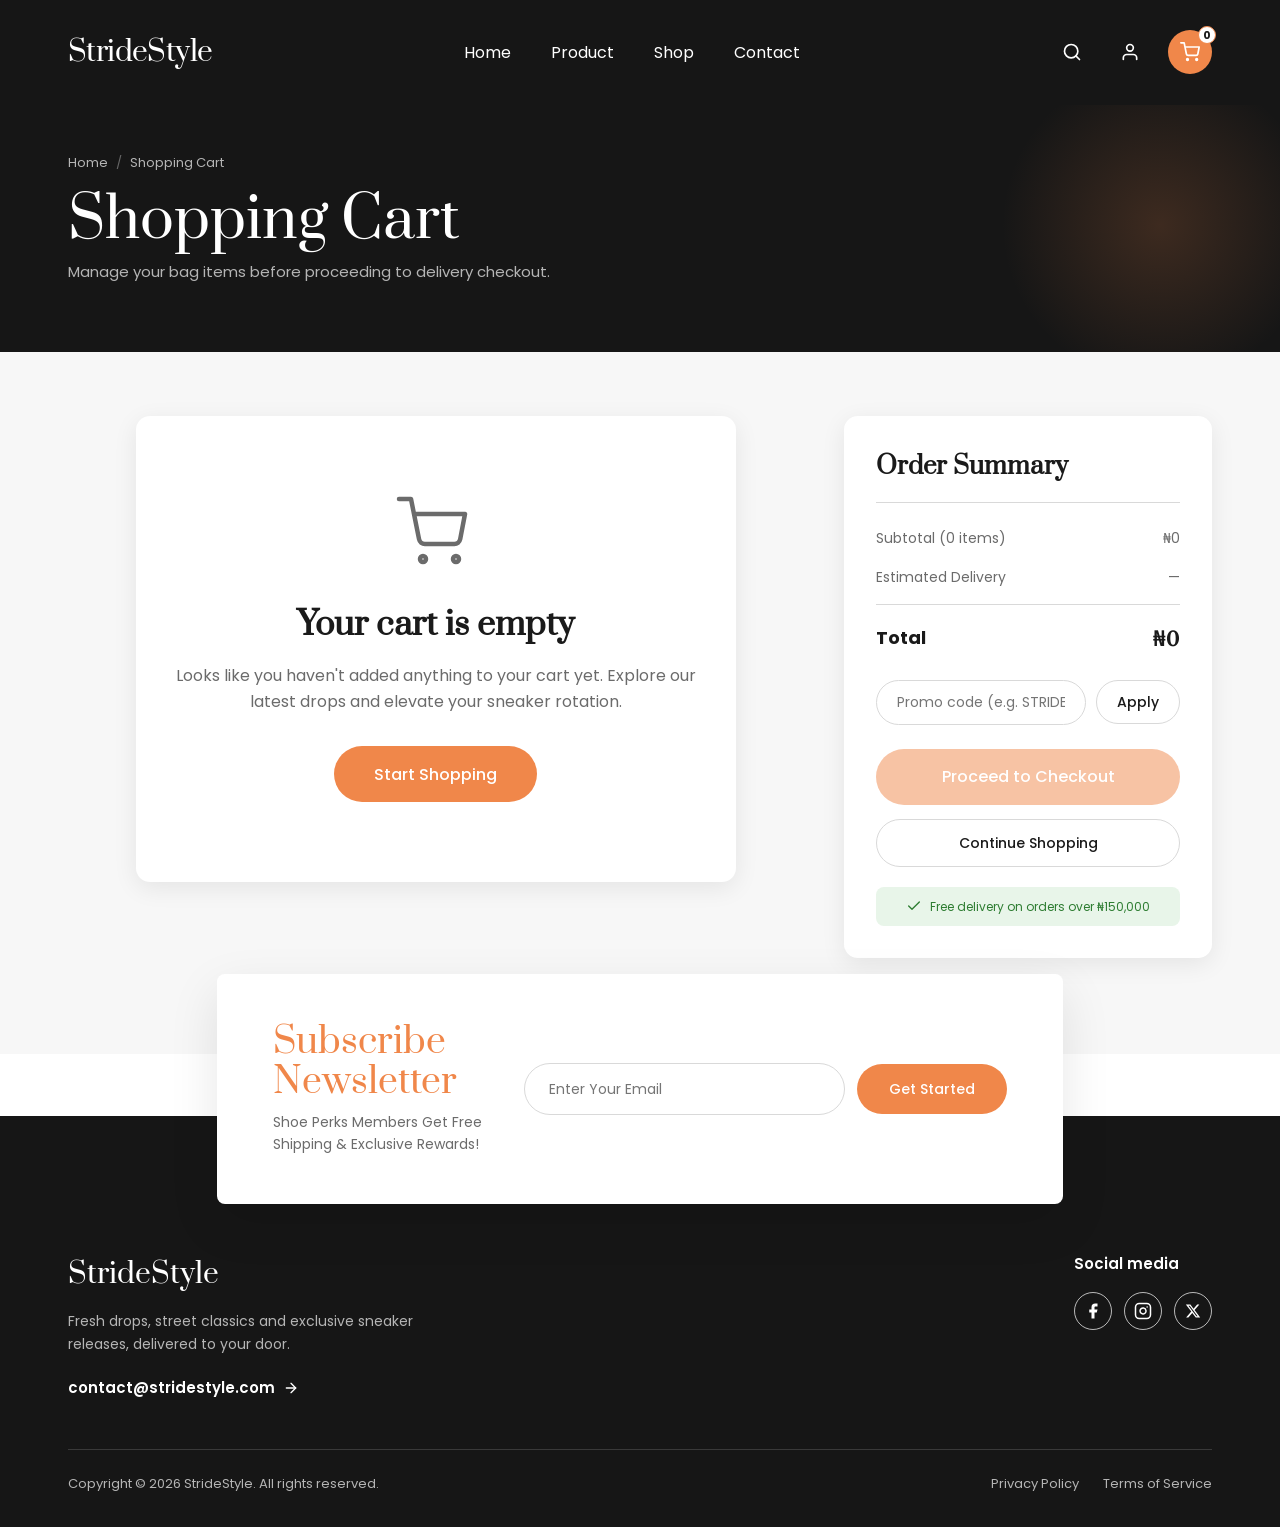
<file: shoe-ecommerce/public/CLIENT/cart.html>
<!DOCTYPE html>
<html lang="en">
<head>
  <meta charset="UTF-8">
  <meta name="viewport" content="width=device-width, initial-scale=1.0">
  <title>Shopping Cart | StrideStyle</title>
  <meta name="description" content="Review your selected sneakers and proceed to checkout with fast, insured delivery anywhere in Nigeria.">

  <link rel="preconnect" href="https://fonts.googleapis.com">
  <link rel="preconnect" href="https://fonts.gstatic.com" crossorigin>
  <link href="https://fonts.googleapis.com/css2?family=Lora:ital,wght@0,400..700;1,400..700&family=Noto+Sans:wght@400..700&family=Poppins:wght@300;400;500;600;700&family=Prata&display=swap" rel="stylesheet">

  <link rel="stylesheet" href="CSS/style.css">
  <link rel="stylesheet" href="CSS/cart.css">
  <link rel="stylesheet" href="CSS/responsive.css">
</head>
<body>

  <input type="checkbox" id="nav-toggle" class="nav-toggle" aria-label="Toggle navigation menu">

  <header class="site-header">
    <div class="container site-header__container">
      <a href="index.html" class="site-header__logo" aria-label="StrideStyle Home">StrideStyle</a>

      <nav class="site-header__nav" aria-label="Main Navigation">
        <a href="index.html" class="site-header__link">Home</a>
        <a href="product.html" class="site-header__link">Product</a>
        <a href="shop.html" class="site-header__link">Shop</a>
        <a href="#contact" class="site-header__link">Contact</a>
      </nav>

      <div class="site-header__actions">
        <a href="shop.html#shop-search" class="site-header__icon-btn" aria-label="Search shoes">
          <svg width="20" height="20" viewBox="0 0 24 24" fill="none" stroke="currentColor" stroke-width="2" stroke-linecap="round" stroke-linejoin="round">
            <circle cx="11" cy="11" r="8"></circle>
            <line x1="21" y1="21" x2="16.65" y2="16.65"></line>
          </svg>
        </a>
        <a href="login.html" class="site-header__icon-btn" aria-label="User Account">
          <svg width="20" height="20" viewBox="0 0 24 24" fill="none" stroke="currentColor" stroke-width="2" stroke-linecap="round" stroke-linejoin="round">
            <path d="M20 21v-2a4 4 0 0 0-4-4H8a4 4 0 0 0-4 4v2"></path>
            <circle cx="12" cy="7" r="4"></circle>
          </svg>
        </a>
        <a href="cart.html" class="site-header__cart-btn" aria-label="View Shopping Cart">
          <svg width="20" height="20" viewBox="0 0 24 24" fill="none" stroke="currentColor" stroke-width="2" stroke-linecap="round" stroke-linejoin="round">
            <circle cx="9" cy="21" r="1"></circle>
            <circle cx="20" cy="21" r="1"></circle>
            <path d="M1 1h4l2.68 13.39a2 2 0 0 0 2 1.61h9.72a2 2 0 0 0 2-1.61L23 6H6"></path>
          </svg>
          <span class="cart-count" id="cart-count">0</span>
        </a>
        <label for="nav-toggle" class="nav-toggle-label" aria-label="Toggle navigation">
          <svg width="24" height="24" viewBox="0 0 24 24" fill="none" stroke="currentColor" stroke-width="2" stroke-linecap="round" stroke-linejoin="round">
            <line x1="3" y1="12" x2="21" y2="12"></line>
            <line x1="3" y1="6" x2="21" y2="6"></line>
            <line x1="3" y1="18" x2="21" y2="18"></line>
          </svg>
        </label>
      </div>
    </div>
  </header>

  <main>
    <div class="page-title-band">
      <div class="container">
        <nav class="breadcrumb" aria-label="Breadcrumb">
          <a href="index.html">Home</a>
          <span class="breadcrumb-separator">/</span>
          <span aria-current="page">Shopping Cart</span>
        </nav>
        <h1 class="page-title-band__title">Shopping Cart</h1>
        <p class="page-title-band__desc">Manage your bag items before proceeding to delivery checkout.</p>
      </div>
    </div>

    <section class="cart-section" aria-label="Your Cart Items">
      <div class="container">
        <div class="cart-layout">

          <div class="cart-items-container">
            <div id="cart-content" class="cart-items-list"></div>

            <div id="cart-empty" class="cart-empty-state">
              <div class="cart-empty-icon" aria-hidden="true">
                <svg width="72" height="72" viewBox="0 0 24 24" fill="none" stroke="currentColor" stroke-width="1.5" stroke-linecap="round" stroke-linejoin="round">
                  <circle cx="9" cy="21" r="1"></circle>
                  <circle cx="20" cy="21" r="1"></circle>
                  <path d="M1 1h4l2.68 13.39a2 2 0 0 0 2 1.61h9.72a2 2 0 0 0 2-1.61L23 6H6"></path>
                </svg>
              </div>
              <h2 class="cart-empty-title">Your cart is empty</h2>
              <p class="cart-empty-text">Looks like you haven't added anything to your cart yet. Explore our latest drops and elevate your sneaker rotation.</p>
              <a href="shop.html" class="btn btn--primary">Start Shopping</a>
            </div>
          </div>

          <div class="order-summary-wrapper">
            <div class="surface-card order-summary-card">
              <h2 class="order-summary-card__title">Order Summary</h2>

              <div class="summary-rows">
                <div class="summary-row">
                  <span>Subtotal (<span id="cart-item-count">0</span> items)</span>
                  <span id="cart-subtotal">₦0</span>
                </div>
                <div class="summary-row">
                  <span>Estimated Delivery</span>
                  <span id="cart-delivery">—</span>
                </div>
                <div class="summary-row summary-row--total">
                  <span>Total</span>
                  <span id="cart-total">₦0</span>
                </div>
              </div>

              <form class="promo-form" action="#" method="POST">
                <input type="text" class="form-input" placeholder="Promo code (e.g. STRIDE20)" aria-label="Promo code">
                <button type="submit" class="btn btn--outline">Apply</button>
              </form>

              <div class="summary-actions">
                <a href="checkout.html" class="btn btn--primary is-disabled" aria-disabled="true" style="width: 100%;">Proceed to Checkout</a>
                <a href="shop.html" class="btn btn--outline" style="width: 100%;">Continue Shopping</a>
              </div>

              <div class="summary-badge-note">
                <svg width="16" height="16" viewBox="0 0 24 24" fill="none" stroke="currentColor" stroke-width="2" stroke-linecap="round" stroke-linejoin="round">
                  <polyline points="20 6 9 17 4 12"></polyline>
                </svg>
                <span>Free delivery on orders over ₦150,000</span>
              </div>
            </div>
          </div>

        </div>
      </div>
    </section>

    <div class="container newsletter-wrapper">
      <section class="newsletter" aria-labelledby="newsletter-heading">
        <div class="newsletter__info">
          <h2 id="newsletter-heading" class="newsletter__title">Subscribe Newsletter</h2>
          <p class="newsletter__text">Shoe Perks Members Get Free Shipping &amp; Exclusive Rewards!</p>
        </div>
        <form id="newsletter-form" class="newsletter__form" action="#" method="POST">
          <input type="email" id="newsletter-email" class="newsletter__input" placeholder="Enter Your Email" required aria-label="Email address for newsletter">
          <button type="submit" class="newsletter__btn">Get Started</button>
        </form>
        <p id="newsletter-message" role="status" hidden class="visually-hidden"></p>
      </section>
    </div>
  </main>

  <footer class="site-footer" id="contact">
    <div class="container">
      <div class="site-footer__main">
        <div class="site-footer__brand">
          <a href="index.html" class="site-footer__logo">StrideStyle</a>
          <p class="site-footer__desc">
            Fresh drops, street classics and exclusive sneaker releases, delivered to your door.
          </p>
          <a href="mailto:contact@stridestyle.com" class="site-footer__email">
            contact@stridestyle.com
            <svg width="16" height="16" viewBox="0 0 24 24" fill="none" stroke="currentColor" stroke-width="2" stroke-linecap="round" stroke-linejoin="round">
              <path d="M5 12h14"></path>
              <path d="M12 5l7 7-7 7"></path>
            </svg>
          </a>
        </div>

        <div class="site-footer__social">
          <h3 class="site-footer__social-label">Social media</h3>
          <div class="site-footer__social-icons">
            <a href="https://facebook.com" class="site-footer__social-icon" aria-label="Facebook" target="_blank" rel="noopener">
              <svg width="18" height="18" viewBox="0 0 24 24" fill="currentColor">
                <path d="M18 2h-3a5 5 0 0 0-5 5v3H7v4h3v8h4v-8h3l1-4h-4V7a1 1 0 0 1 1-1h3z"></path>
              </svg>
            </a>
            <a href="https://instagram.com" class="site-footer__social-icon" aria-label="Instagram" target="_blank" rel="noopener">
              <svg width="18" height="18" viewBox="0 0 24 24" fill="none" stroke="currentColor" stroke-width="2" stroke-linecap="round" stroke-linejoin="round">
                <rect x="2" y="2" width="20" height="20" rx="5" ry="5"></rect>
                <path d="M16 11.37A4 4 0 1 1 12.63 8 4 4 0 0 1 16 11.37z"></path>
                <line x1="17.5" y1="6.5" x2="17.51" y2="6.5"></line>
              </svg>
            </a>
            <a href="https://x.com" class="site-footer__social-icon" aria-label="X Twitter" target="_blank" rel="noopener">
              <svg width="16" height="16" viewBox="0 0 24 24" fill="currentColor">
                <path d="M18.244 2.25h3.308l-7.227 8.26 8.502 11.24H16.17l-5.214-6.817L4.99 21.75H1.68l7.73-8.835L1.254 2.25H8.08l4.713 6.231zm-1.161 17.52h1.833L7.084 4.126H5.117z"></path>
              </svg>
            </a>
          </div>
        </div>
      </div>

      <hr class="site-footer__divider">

      <div class="site-footer__bottom">
        <p class="site-footer__copyright">Copyright &copy; 2026 StrideStyle. All rights reserved.</p>
        <div class="site-footer__links">
          <a href="#">Privacy Policy</a>
          <a href="#">Terms of Service</a>
        </div>
      </div>
    </div>
  </footer>

  <script type="module" src="JS/cart.js"></script>
  <script src="JS/auth.js"></script>
</body>
</html>
</file>
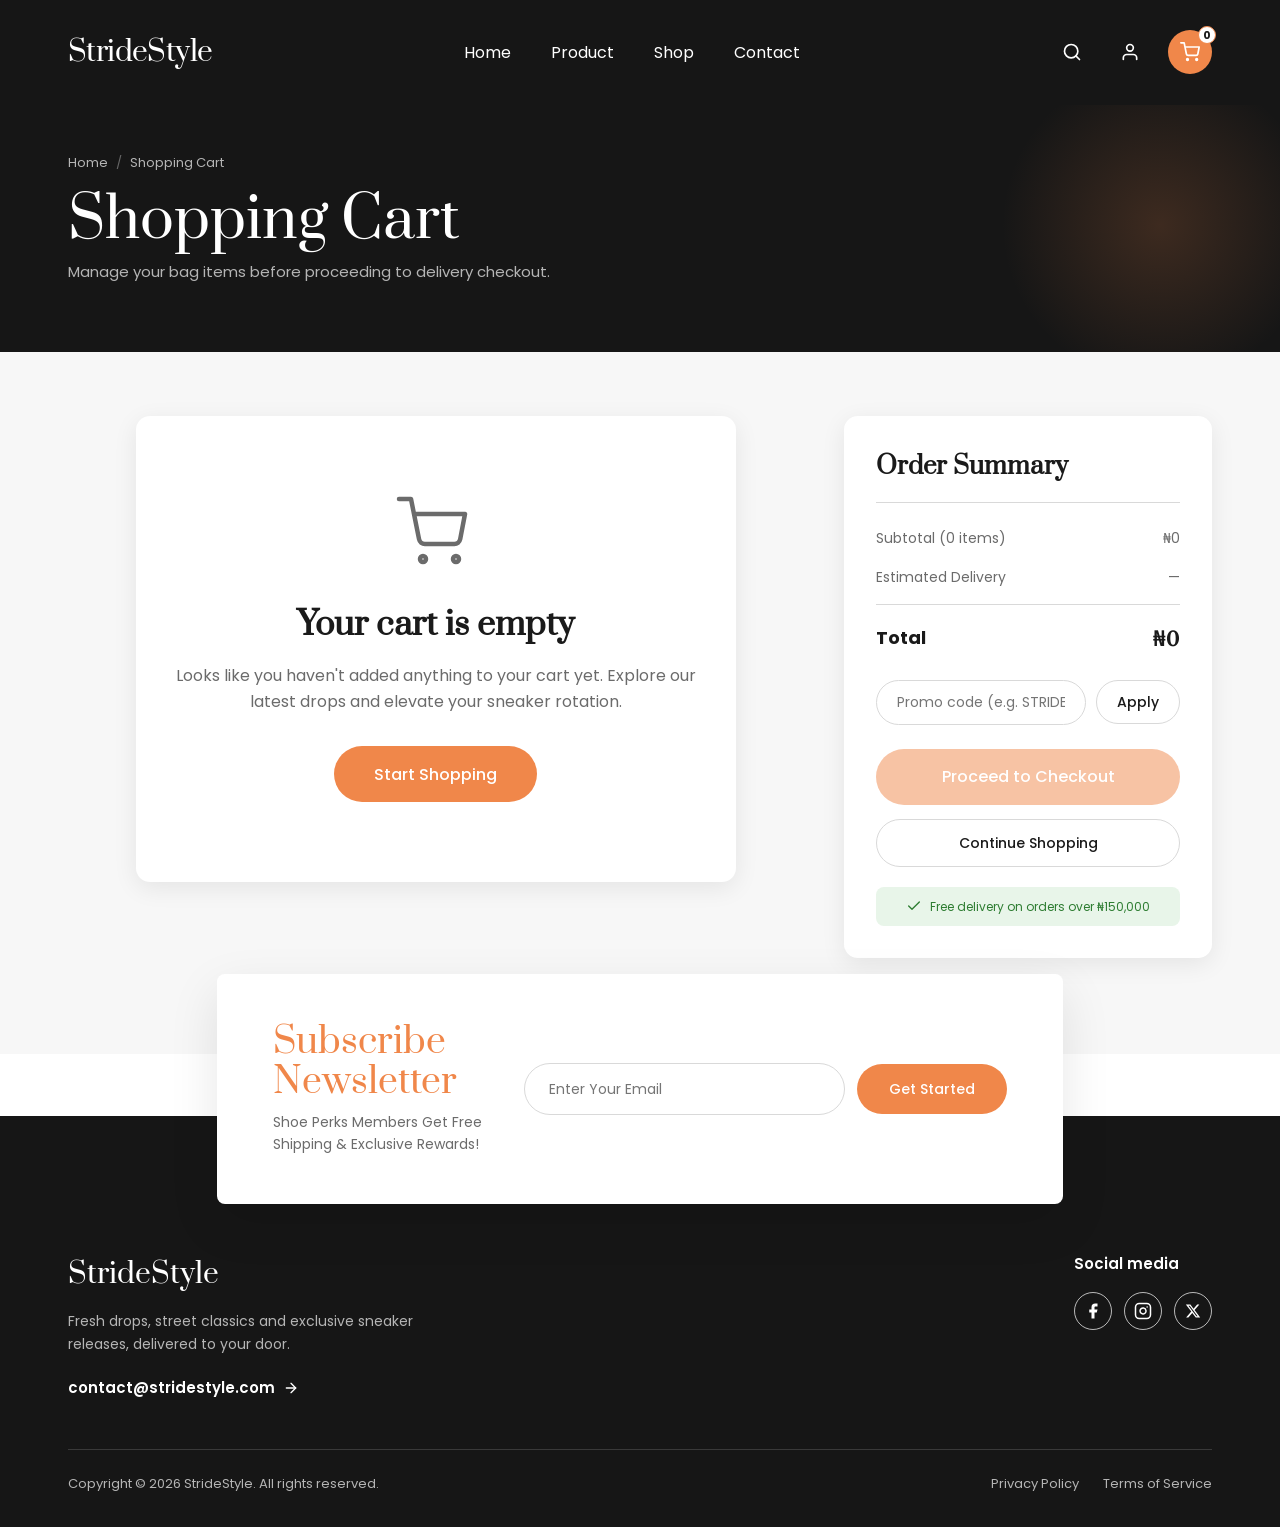
<file: shoe-ecommerce/public/CLIENT/checkout.html>
<!DOCTYPE html>
<html lang="en">
<head>
  <meta charset="UTF-8">
  <meta name="viewport" content="width=device-width, initial-scale=1.0">
  <title>Checkout | StrideStyle</title>
  <meta name="description" content="Complete your StrideStyle order with secure delivery information and payment options across all Nigerian states.">

  <link rel="preconnect" href="https://fonts.googleapis.com">
  <link rel="preconnect" href="https://fonts.gstatic.com" crossorigin>
  <link href="https://fonts.googleapis.com/css2?family=Lora:ital,wght@0,400..700;1,400..700&family=Noto+Sans:wght@400..700&family=Poppins:wght@300;400;500;600;700&family=Prata&display=swap" rel="stylesheet">

  <link rel="stylesheet" href="CSS/style.css">
  <link rel="stylesheet" href="CSS/cart.css">
  <link rel="stylesheet" href="CSS/responsive.css">
</head>
<body>

  <input type="checkbox" id="nav-toggle" class="nav-toggle" aria-label="Toggle navigation menu">

  <header class="site-header">
    <div class="container site-header__container">
      <a href="index.html" class="site-header__logo" aria-label="StrideStyle Home">StrideStyle</a>

      <nav class="site-header__nav" aria-label="Main Navigation">
        <a href="index.html" class="site-header__link">Home</a>
        <a href="product.html" class="site-header__link">Product</a>
        <a href="shop.html" class="site-header__link">Shop</a>
        <a href="#contact" class="site-header__link">Contact</a>
      </nav>

      <div class="site-header__actions">
        <a href="shop.html#shop-search" class="site-header__icon-btn" aria-label="Search shoes">
          <svg width="20" height="20" viewBox="0 0 24 24" fill="none" stroke="currentColor" stroke-width="2" stroke-linecap="round" stroke-linejoin="round">
            <circle cx="11" cy="11" r="8"></circle>
            <line x1="21" y1="21" x2="16.65" y2="16.65"></line>
          </svg>
        </a>
        <a href="login.html" class="site-header__icon-btn" aria-label="User Account">
          <svg width="20" height="20" viewBox="0 0 24 24" fill="none" stroke="currentColor" stroke-width="2" stroke-linecap="round" stroke-linejoin="round">
            <path d="M20 21v-2a4 4 0 0 0-4-4H8a4 4 0 0 0-4 4v2"></path>
            <circle cx="12" cy="7" r="4"></circle>
          </svg>
        </a>
        <a href="cart.html" class="site-header__cart-btn" aria-label="View Shopping Cart">
          <svg width="20" height="20" viewBox="0 0 24 24" fill="none" stroke="currentColor" stroke-width="2" stroke-linecap="round" stroke-linejoin="round">
            <circle cx="9" cy="21" r="1"></circle>
            <circle cx="20" cy="21" r="1"></circle>
            <path d="M1 1h4l2.68 13.39a2 2 0 0 0 2 1.61h9.72a2 2 0 0 0 2-1.61L23 6H6"></path>
          </svg>
          <span class="cart-count" id="cart-count">0</span>
        </a>
        <label for="nav-toggle" class="nav-toggle-label" aria-label="Toggle navigation">
          <svg width="24" height="24" viewBox="0 0 24 24" fill="none" stroke="currentColor" stroke-width="2" stroke-linecap="round" stroke-linejoin="round">
            <line x1="3" y1="12" x2="21" y2="12"></line>
            <line x1="3" y1="6" x2="21" y2="6"></line>
            <line x1="3" y1="18" x2="21" y2="18"></line>
          </svg>
        </label>
      </div>
    </div>
  </header>

  <main>
    <div class="page-title-band">
      <div class="container">
        <nav class="breadcrumb" aria-label="Breadcrumb">
          <a href="index.html">Home</a>
          <span class="breadcrumb-separator">/</span>
          <a href="cart.html">Cart</a>
          <span class="breadcrumb-separator">/</span>
          <span aria-current="page">Checkout</span>
        </nav>
        <h1 class="page-title-band__title">Checkout</h1>
        <p class="page-title-band__desc">Please enter your contact and shipping information to finalize your delivery order.</p>
      </div>
    </div>

    <section class="checkout-section" aria-label="Order Details and Shipping">
      <div class="container">
        <div class="checkout-layout">

          <form id="checkout-form" class="checkout-forms" action="#" method="POST">

            <div class="checkout-step-card">
              <div class="checkout-step-header">
                <span class="checkout-step-badge">1</span>
                <h2 class="checkout-step-title">Contact Information</h2>
              </div>
              <div class="form-grid-2">
                <div class="form-group">
                  <label for="contact-email" class="form-label">Email Address *</label>
                  <input type="email" id="contact-email" name="email" class="form-input" autocomplete="email" required placeholder="you@domain.com">
                </div>
                <div class="form-group">
                  <label for="contact-phone" class="form-label">Phone Number *</label>
                  <input type="tel" id="contact-phone" name="phone" class="form-input" autocomplete="tel" required placeholder="+234 801 234 5678">
                </div>
              </div>
            </div>

            <div class="checkout-step-card">
              <div class="checkout-step-header">
                <span class="checkout-step-badge">2</span>
                <h2 class="checkout-step-title">Delivery Address</h2>
              </div>

              <div class="form-grid-2">
                <div class="form-group">
                  <label for="first-name" class="form-label">First Name *</label>
                  <input type="text" id="first-name" name="first_name" class="form-input" autocomplete="given-name" required placeholder="e.g. Chukwuemeka">
                </div>
                <div class="form-group">
                  <label for="last-name" class="form-label">Last Name *</label>
                  <input type="text" id="last-name" name="last_name" class="form-input" autocomplete="family-name" required placeholder="e.g. Adebayo">
                </div>
              </div>

              <div class="form-group">
                <label for="address-line1" class="form-label">Street Address *</label>
                <input type="text" id="address-line1" name="address_line1" class="form-input" autocomplete="street-address" required placeholder="House number and street name">
              </div>

              <div class="form-group">
                <label for="address-line2" class="form-label">Apartment, suite, unit (optional)</label>
                <input type="text" id="address-line2" name="address_line2" class="form-input" placeholder="Apartment, suite, unit, building, floor, etc.">
              </div>

              <div class="form-grid-2">
                <div class="form-group">
                  <label for="city" class="form-label">City / Town *</label>
                  <input type="text" id="city" name="city" class="form-input" autocomplete="address-level2" required placeholder="e.g. Ikeja, Lekki, Wuse">
                </div>

                <div class="form-group">
                  <label for="state-select" class="form-label">State *</label>
                  <select id="state-select" name="state" class="form-select" required>
                    <option value="" disabled>Select State</option>
                    <option value="Abia">Abia</option>
                    <option value="Adamawa">Adamawa</option>
                    <option value="Akwa Ibom">Akwa Ibom</option>
                    <option value="Anambra">Anambra</option>
                    <option value="Bauchi">Bauchi</option>
                    <option value="Bayelsa">Bayelsa</option>
                    <option value="Benue">Benue</option>
                    <option value="Borno">Borno</option>
                    <option value="Cross River">Cross River</option>
                    <option value="Delta">Delta</option>
                    <option value="Ebonyi">Ebonyi</option>
                    <option value="Edo">Edo</option>
                    <option value="Ekiti">Ekiti</option>
                    <option value="Enugu">Enugu</option>
                    <option value="FCT - Abuja">FCT - Abuja</option>
                    <option value="Gombe">Gombe</option>
                    <option value="Imo">Imo</option>
                    <option value="Jigawa">Jigawa</option>
                    <option value="Kaduna">Kaduna</option>
                    <option value="Kano">Kano</option>
                    <option value="Katsina">Katsina</option>
                    <option value="Kebbi">Kebbi</option>
                    <option value="Kogi">Kogi</option>
                    <option value="Kwara">Kwara</option>
                    <option value="Lagos" selected>Lagos</option>
                    <option value="Nasarawa">Nasarawa</option>
                    <option value="Niger">Niger</option>
                    <option value="Ogun">Ogun</option>
                    <option value="Ondo">Ondo</option>
                    <option value="Osun">Osun</option>
                    <option value="Oyo">Oyo</option>
                    <option value="Plateau">Plateau</option>
                    <option value="Rivers">Rivers</option>
                    <option value="Sokoto">Sokoto</option>
                    <option value="Taraba">Taraba</option>
                    <option value="Yobe">Yobe</option>
                    <option value="Zamfara">Zamfara</option>
                  </select>
                </div>
              </div>

              <div class="form-grid-2">
                <div class="form-group">
                  <label for="postal-code" class="form-label">Postal Code (Optional)</label>
                  <input type="text" id="postal-code" name="postal_code" class="form-input" autocomplete="postal-code" placeholder="100001">
                </div>
                <div class="form-group">
                  <label for="country-select" class="form-label">Country</label>
                  <select id="country-select" name="country" class="form-select">
                    <option value="Nigeria" selected>Nigeria</option>
                  </select>
                </div>
              </div>
            </div>

            <div class="checkout-step-card">
              <div class="checkout-step-header">
                <span class="checkout-step-badge">3</span>
                <h2 class="checkout-step-title">Delivery Method</h2>
              </div>
              <div class="radio-cards-group">
                <label class="radio-card">
                  <div class="radio-card__left">
                    <input type="radio" name="delivery" value="standard" class="radio-card__input" checked>
                    <div>
                      <div class="radio-card__title">Standard Delivery</div>
                      <div class="radio-card__desc">Estimated 3–5 working days nationwide</div>
                    </div>
                  </div>
                  <div class="radio-card__price" id="standard-price">Free</div>
                </label>
                <label class="radio-card">
                  <div class="radio-card__left">
                    <input type="radio" name="delivery" value="express" class="radio-card__input">
                    <div>
                      <div class="radio-card__title">Express Priority Delivery</div>
                      <div class="radio-card__desc">Estimated 1–2 working days with dispatch call</div>
                    </div>
                  </div>
                  <div class="radio-card__price">₦8,000</div>
                </label>
              </div>
            </div>

            <div class="checkout-step-card">
              <div class="checkout-step-header">
                <span class="checkout-step-badge">4</span>
                <h2 class="checkout-step-title">Payment Method</h2>
              </div>
              <div class="radio-cards-group">
                <label class="radio-card">
                  <div class="radio-card__left">
                    <input type="radio" name="payment" value="delivery" class="radio-card__input" checked>
                    <div>
                      <div class="radio-card__title">Pay on Delivery (Cash or POS)</div>
                      <div class="radio-card__desc">Pay securely upon receiving your sneakers at your doorstep</div>
                    </div>
                  </div>
                </label>
                <label class="radio-card">
                  <div class="radio-card__left">
                    <input type="radio" name="payment" value="transfer" class="radio-card__input">
                    <div>
                      <div class="radio-card__title">Direct Bank Transfer</div>
                      <div class="radio-card__desc">Transfer to our verified corporate bank account with instant confirmation</div>
                    </div>
                  </div>
                </label>
                <label class="radio-card radio-card--disabled" title="Card payments coming soon">
                  <div class="radio-card__left">
                    <input type="radio" name="payment" value="card" class="radio-card__input" disabled>
                    <div>
                      <div class="radio-card__title">Debit Card / Master / Visa (Coming Soon)</div>
                      <div class="radio-card__desc">Online gateway processing will be available soon</div>
                    </div>
                  </div>
                </label>
              </div>

              <div class="checkout-disclaimer">
                <svg width="20" height="20" viewBox="0 0 24 24" fill="none" stroke="currentColor" stroke-width="2" stroke-linecap="round" stroke-linejoin="round" aria-hidden="true">
                  <circle cx="12" cy="12" r="10"></circle>
                  <line x1="12" y1="8" x2="12" y2="12"></line>
                  <line x1="12" y1="16" x2="12.01" y2="16"></line>
                </svg>
                <span><strong>Notice:</strong> Demo store: no real payments are taken and no real orders are placed.</span>
              </div>
            </div>

          </form>

          <div class="order-summary-wrapper">
            <div id="order-summary" class="surface-card order-summary-card">
              <h2 class="order-summary-card__title">Order Summary</h2>

              <div class="summary-rows">
                <div class="summary-row">
                  <span>Subtotal (<span id="checkout-item-count">0</span> items)</span>
                  <span id="checkout-subtotal">₦0</span>
                </div>
                <div class="summary-row">
                  <span>Delivery Method</span>
                  <span id="checkout-delivery">—</span>
                </div>
                <div class="summary-row summary-row--total">
                  <span>Total Due</span>
                  <span id="checkout-total">₦0</span>
                </div>
              </div>

              <div class="summary-actions">
                <button type="submit" form="checkout-form" class="btn btn--primary" style="width: 100%;">
                  Place Order
                </button>
                <a href="cart.html" class="btn btn--outline" style="width: 100%;">
                  Back to Cart
                </a>
              </div>

              <div class="summary-badge-note">
                <svg width="16" height="16" viewBox="0 0 24 24" fill="none" stroke="currentColor" stroke-width="2" stroke-linecap="round" stroke-linejoin="round">
                  <path d="M12 22s8-4 8-10V5l-8-3-8 3v7c0 6 8 10 8 10z"></path>
                </svg>
                <span>Encrypted &amp; Insured Shipment</span>
              </div>
            </div>
          </div>

        </div>

        <div id="order-success" class="order-success" hidden>
          <svg width="64" height="64" viewBox="0 0 24 24" fill="none" stroke="currentColor"
               stroke-width="2" stroke-linecap="round" stroke-linejoin="round" aria-hidden="true">
            <circle cx="12" cy="12" r="10"></circle>
            <path d="M8 12l3 3 5-6"></path>
          </svg>
          <h2 class="order-success__title">Thank you for your order!</h2>
          <p class="order-success__text">
            Your order <strong id="order-success-number"></strong> has been placed.
            Total: <strong id="order-success-total"></strong>.
            We will contact you on <strong id="order-success-contact"></strong> to confirm delivery.
          </p>
          <div class="order-success__actions">
            <a href="shop.html" class="btn btn--primary">Continue Shopping</a>
            <a href="index.html" class="btn btn--outline">Back to Home</a>
          </div>
        </div>
      </div>
    </section>
  </main>

  <footer class="site-footer site-footer--compact" id="contact">
    <div class="container">
      <div class="site-footer__main">
        <div class="site-footer__brand">
          <a href="index.html" class="site-footer__logo">StrideStyle</a>
          <p class="site-footer__desc">
            Fresh drops, street classics and exclusive sneaker releases, delivered to your door.
          </p>
          <a href="mailto:contact@stridestyle.com" class="site-footer__email">
            contact@stridestyle.com
            <svg width="16" height="16" viewBox="0 0 24 24" fill="none" stroke="currentColor" stroke-width="2" stroke-linecap="round" stroke-linejoin="round">
              <path d="M5 12h14"></path>
              <path d="M12 5l7 7-7 7"></path>
            </svg>
          </a>
        </div>

        <div class="site-footer__social">
          <h3 class="site-footer__social-label">Social media</h3>
          <div class="site-footer__social-icons">
            <a href="https://facebook.com" class="site-footer__social-icon" aria-label="Facebook" target="_blank" rel="noopener">
              <svg width="18" height="18" viewBox="0 0 24 24" fill="currentColor">
                <path d="M18 2h-3a5 5 0 0 0-5 5v3H7v4h3v8h4v-8h3l1-4h-4V7a1 1 0 0 1 1-1h3z"></path>
              </svg>
            </a>
            <a href="https://instagram.com" class="site-footer__social-icon" aria-label="Instagram" target="_blank" rel="noopener">
              <svg width="18" height="18" viewBox="0 0 24 24" fill="none" stroke="currentColor" stroke-width="2" stroke-linecap="round" stroke-linejoin="round">
                <rect x="2" y="2" width="20" height="20" rx="5" ry="5"></rect>
                <path d="M16 11.37A4 4 0 1 1 12.63 8 4 4 0 0 1 16 11.37z"></path>
                <line x1="17.5" y1="6.5" x2="17.51" y2="6.5"></line>
              </svg>
            </a>
            <a href="https://x.com" class="site-footer__social-icon" aria-label="X Twitter" target="_blank" rel="noopener">
              <svg width="16" height="16" viewBox="0 0 24 24" fill="currentColor">
                <path d="M18.244 2.25h3.308l-7.227 8.26 8.502 11.24H16.17l-5.214-6.817L4.99 21.75H1.68l7.73-8.835L1.254 2.25H8.08l4.713 6.231zm-1.161 17.52h1.833L7.084 4.126H5.117z"></path>
              </svg>
            </a>
          </div>
        </div>
      </div>

      <hr class="site-footer__divider">

      <div class="site-footer__bottom">
        <p class="site-footer__copyright">Copyright &copy; 2026 StrideStyle. All rights reserved.</p>
        <div class="site-footer__links">
          <a href="#">Privacy Policy</a>
          <a href="#">Terms of Service</a>
        </div>
      </div>
    </div>
  </footer>

  <script type="module" src="JS/cart.js"></script>
  <script src="JS/auth.js"></script>
  <script type="module" src="JS/checkout.js"></script>
</body>
</html>
</file>
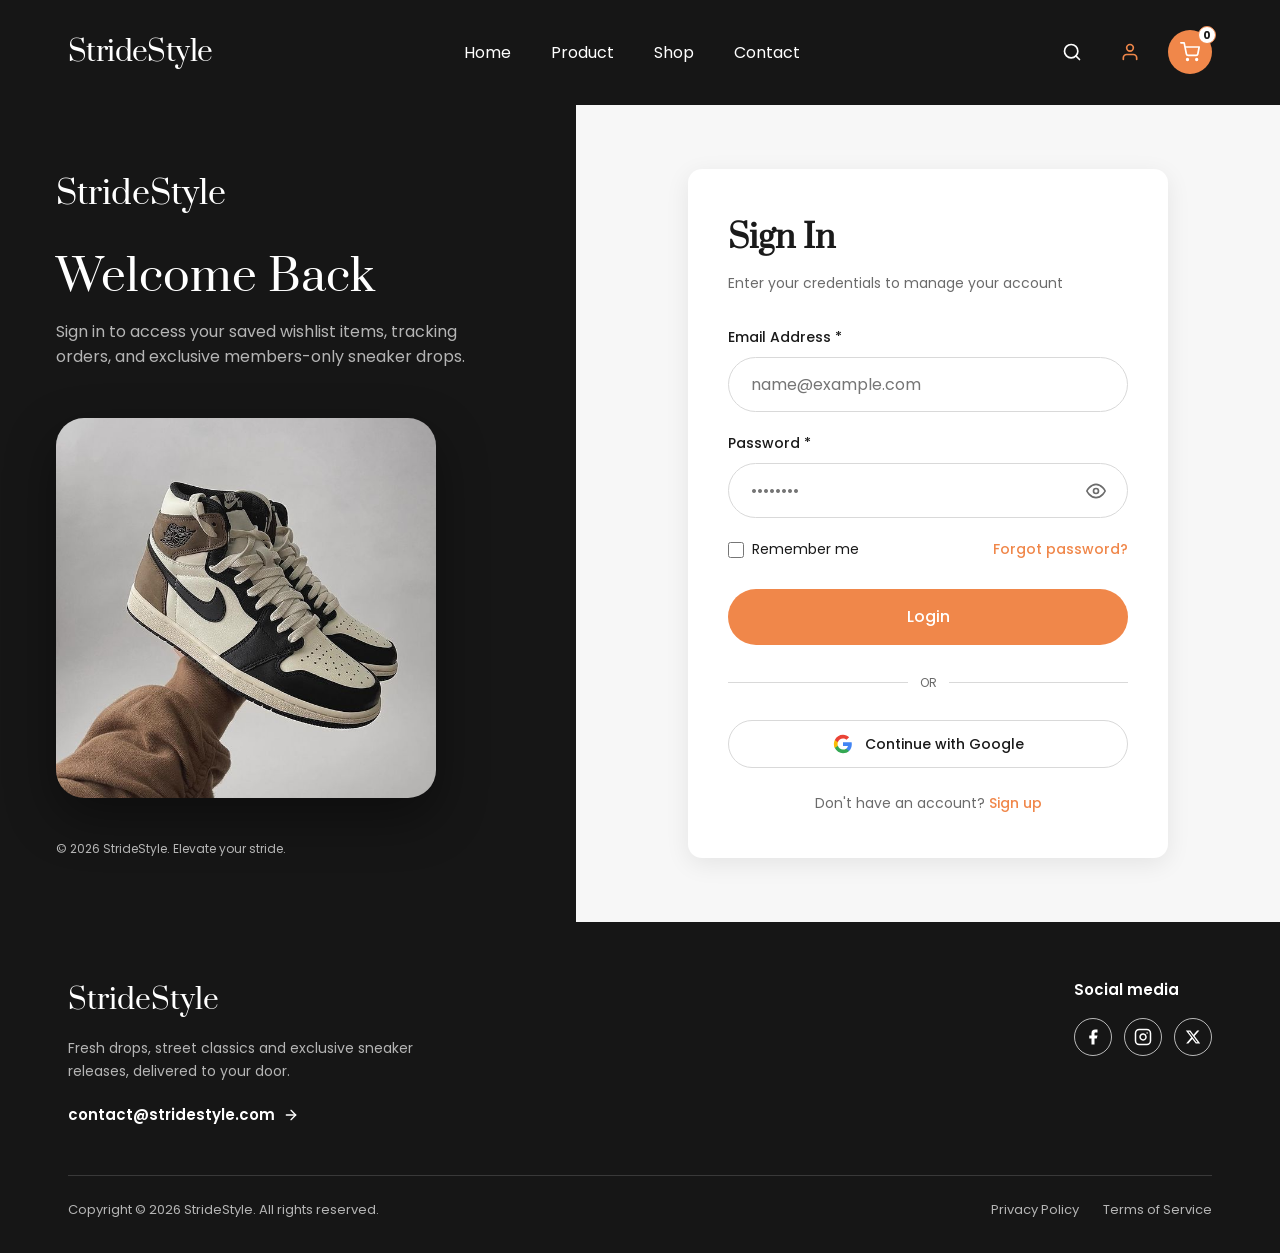
<file: shoe-ecommerce/public/CLIENT/login.html>
<!DOCTYPE html>
<html lang="en">
<head>
  <meta charset="UTF-8">
  <meta name="viewport" content="width=device-width, initial-scale=1.0">
  <title>Login | StrideStyle</title>
  <meta name="description" content="Sign in to your StrideStyle account to access exclusive shoe drops, saved wishlist items and member rewards.">

  <link rel="preconnect" href="https://fonts.googleapis.com">
  <link rel="preconnect" href="https://fonts.gstatic.com" crossorigin>
  <link href="https://fonts.googleapis.com/css2?family=Lora:ital,wght@0,400..700;1,400..700&family=Noto+Sans:wght@400..700&family=Poppins:wght@300;400;500;600;700&family=Prata&display=swap" rel="stylesheet">

  <link rel="stylesheet" href="CSS/style.css">
  <link rel="stylesheet" href="CSS/cart.css">
  <link rel="stylesheet" href="CSS/responsive.css">
</head>
<body class="auth-page">

  <input type="checkbox" id="nav-toggle" class="nav-toggle" aria-label="Toggle navigation menu">

  <header class="site-header">
    <div class="container site-header__container">
      <a href="index.html" class="site-header__logo" aria-label="StrideStyle Home">StrideStyle</a>

      <nav class="site-header__nav" aria-label="Main Navigation">
        <a href="index.html" class="site-header__link">Home</a>
        <a href="product.html" class="site-header__link">Product</a>
        <a href="shop.html" class="site-header__link">Shop</a>
        <a href="#contact" class="site-header__link">Contact</a>
      </nav>

      <div class="site-header__actions">
        <a href="shop.html#shop-search" class="site-header__icon-btn" aria-label="Search shoes">
          <svg width="20" height="20" viewBox="0 0 24 24" fill="none" stroke="currentColor" stroke-width="2" stroke-linecap="round" stroke-linejoin="round">
            <circle cx="11" cy="11" r="8"></circle>
            <line x1="21" y1="21" x2="16.65" y2="16.65"></line>
          </svg>
        </a>
        <a href="login.html" class="site-header__icon-btn" aria-label="User Account" style="color: var(--color-primary);">
          <svg width="20" height="20" viewBox="0 0 24 24" fill="none" stroke="currentColor" stroke-width="2" stroke-linecap="round" stroke-linejoin="round">
            <path d="M20 21v-2a4 4 0 0 0-4-4H8a4 4 0 0 0-4 4v2"></path>
            <circle cx="12" cy="7" r="4"></circle>
          </svg>
        </a>
        <a href="cart.html" class="site-header__cart-btn" aria-label="View Shopping Cart">
          <svg width="20" height="20" viewBox="0 0 24 24" fill="none" stroke="currentColor" stroke-width="2" stroke-linecap="round" stroke-linejoin="round">
            <circle cx="9" cy="21" r="1"></circle>
            <circle cx="20" cy="21" r="1"></circle>
            <path d="M1 1h4l2.68 13.39a2 2 0 0 0 2 1.61h9.72a2 2 0 0 0 2-1.61L23 6H6"></path>
          </svg>
          <span class="cart-count" id="cart-count">0</span>
        </a>
        <label for="nav-toggle" class="nav-toggle-label" aria-label="Toggle navigation">
          <svg width="24" height="24" viewBox="0 0 24 24" fill="none" stroke="currentColor" stroke-width="2" stroke-linecap="round" stroke-linejoin="round">
            <line x1="3" y1="12" x2="21" y2="12"></line>
            <line x1="3" y1="6" x2="21" y2="6"></line>
            <line x1="3" y1="18" x2="21" y2="18"></line>
          </svg>
        </label>
      </div>
    </div>
  </header>

  <main class="auth-split-wrapper">
    <div class="auth-brand-side">
      <div>
        <a href="index.html" class="auth-brand-side__logo">StrideStyle</a>
        <h1 class="auth-brand-side__headline">Welcome Back</h1>
        <p class="auth-brand-side__text">
          Sign in to access your saved wishlist items, tracking orders, and exclusive members-only sneaker drops.
        </p>
      </div>

      <div class="auth-brand-side__img-card">
        <img src="IMAGES/shoes/jordan-1-high-dark-mocha.jpg" alt="Air Jordan 1 High Dark Mocha" class="auth-brand-side__img" width="380" height="380">
      </div>

      <p class="auth-brand-side__footer-text">&copy; 2026 StrideStyle. Elevate your stride.</p>
    </div>

    <div class="auth-form-side">
      <div class="auth-card">
        <h2 class="auth-card__title">Sign In</h2>
        <p class="auth-card__subtitle">Enter your credentials to manage your account</p>

        <form id="login-form" action="#" method="POST" novalidate>
          <div class="form-group">
            <label for="login-email" class="form-label">Email Address *</label>
            <input type="email" id="login-email" name="email" class="form-input" autocomplete="email" required placeholder="name@example.com">
            <p class="form-error" role="alert" hidden>Please provide a valid email address.</p>
          </div>

          <div class="form-group">
            <label for="login-password" class="form-label">Password *</label>
            <div class="password-input-wrapper">
              <input type="password" id="login-password" name="password" class="form-input" autocomplete="current-password" required minlength="8" placeholder="••••••••">
              <button type="button" class="btn-toggle-password js-toggle-password" aria-label="Toggle password visibility">
                <svg width="20" height="20" viewBox="0 0 24 24" fill="none" stroke="currentColor" stroke-width="2" stroke-linecap="round" stroke-linejoin="round">
                  <path d="M1 12s4-8 11-8 11 8 11 8-4 8-11 8-11-8-11-8z"></path>
                  <circle cx="12" cy="12" r="3"></circle>
                </svg>
              </button>
            </div>
            <p class="form-error" role="alert" hidden>Password must be at least 8 characters long.</p>
          </div>

          <div class="auth-meta-row">
            <label class="checkbox-label">
              <input type="checkbox" name="remember" id="remember-me">
              <span>Remember me</span>
            </label>
            <a href="#" class="auth-link">Forgot password?</a>
          </div>

          <button type="submit" class="btn btn--primary" style="width: 100%;">
            Login
          </button>

          <p id="auth-message" class="auth-message" role="alert" hidden></p>

          <div class="auth-divider">OR</div>

          <button type="button" id="google-signin-btn" class="btn btn--google">
            <svg width="20" height="20" viewBox="0 0 24 24" aria-hidden="true">
              <path fill="#4285F4" d="M22.56 12.25c0-.78-.07-1.53-.2-2.25H12v4.26h5.92c-.26 1.37-1.04 2.53-2.21 3.31v2.77h3.57c2.08-1.92 3.28-4.74 3.28-8.09z"/>
              <path fill="#34A853" d="M12 23c2.97 0 5.46-.98 7.28-2.66l-3.57-2.77c-.98.66-2.23 1.06-3.71 1.06-2.86 0-5.29-1.93-6.16-4.53H2.18v2.84C3.99 20.53 7.7 23 12 23z"/>
              <path fill="#FBBC05" d="M5.84 14.09c-.22-.66-.35-1.36-.35-2.09s.13-1.43.35-2.09V7.06H2.18C1.43 8.55 1 10.22 1 12s.43 3.45 1.18 4.94l2.85-2.22.81-.63z"/>
              <path fill="#EA4335" d="M12 5.38c1.62 0 3.06.56 4.21 1.64l3.15-3.15C17.45 2.09 14.97 1 12 1 7.7 1 3.99 3.47 2.18 7.06l3.66 2.84c.87-2.6 3.3-4.52 6.16-4.52z"/>
            </svg>
            <span>Continue with Google</span>
          </button>

          <p class="auth-switch-text">
            Don't have an account? <a href="signup.html" class="auth-link">Sign up</a>
          </p>
        </form>
      </div>
    </div>
  </main>

  <footer class="site-footer site-footer--compact" id="contact">
    <div class="container">
      <div class="site-footer__main">
        <div class="site-footer__brand">
          <a href="index.html" class="site-footer__logo">StrideStyle</a>
          <p class="site-footer__desc">
            Fresh drops, street classics and exclusive sneaker releases, delivered to your door.
          </p>
          <a href="mailto:contact@stridestyle.com" class="site-footer__email">
            contact@stridestyle.com
            <svg width="16" height="16" viewBox="0 0 24 24" fill="none" stroke="currentColor" stroke-width="2" stroke-linecap="round" stroke-linejoin="round">
              <path d="M5 12h14"></path>
              <path d="M12 5l7 7-7 7"></path>
            </svg>
          </a>
        </div>

        <div class="site-footer__social">
          <h3 class="site-footer__social-label">Social media</h3>
          <div class="site-footer__social-icons">
            <a href="https://facebook.com" class="site-footer__social-icon" aria-label="Facebook" target="_blank" rel="noopener">
              <svg width="18" height="18" viewBox="0 0 24 24" fill="currentColor">
                <path d="M18 2h-3a5 5 0 0 0-5 5v3H7v4h3v8h4v-8h3l1-4h-4V7a1 1 0 0 1 1-1h3z"></path>
              </svg>
            </a>
            <a href="https://instagram.com" class="site-footer__social-icon" aria-label="Instagram" target="_blank" rel="noopener">
              <svg width="18" height="18" viewBox="0 0 24 24" fill="none" stroke="currentColor" stroke-width="2" stroke-linecap="round" stroke-linejoin="round">
                <rect x="2" y="2" width="20" height="20" rx="5" ry="5"></rect>
                <path d="M16 11.37A4 4 0 1 1 12.63 8 4 4 0 0 1 16 11.37z"></path>
                <line x1="17.5" y1="6.5" x2="17.51" y2="6.5"></line>
              </svg>
            </a>
            <a href="https://x.com" class="site-footer__social-icon" aria-label="X Twitter" target="_blank" rel="noopener">
              <svg width="16" height="16" viewBox="0 0 24 24" fill="currentColor">
                <path d="M18.244 2.25h3.308l-7.227 8.26 8.502 11.24H16.17l-5.214-6.817L4.99 21.75H1.68l7.73-8.835L1.254 2.25H8.08l4.713 6.231zm-1.161 17.52h1.833L7.084 4.126H5.117z"></path>
              </svg>
            </a>
          </div>
        </div>
      </div>

      <hr class="site-footer__divider">

      <div class="site-footer__bottom">
        <p class="site-footer__copyright">Copyright &copy; 2026 StrideStyle. All rights reserved.</p>
        <div class="site-footer__links">
          <a href="#">Privacy Policy</a>
          <a href="#">Terms of Service</a>
        </div>
      </div>
    </div>
  </footer>

  <script type="module" src="JS/cart.js"></script>
  <script src="JS/auth.js"></script>
</body>
</html>
</file>
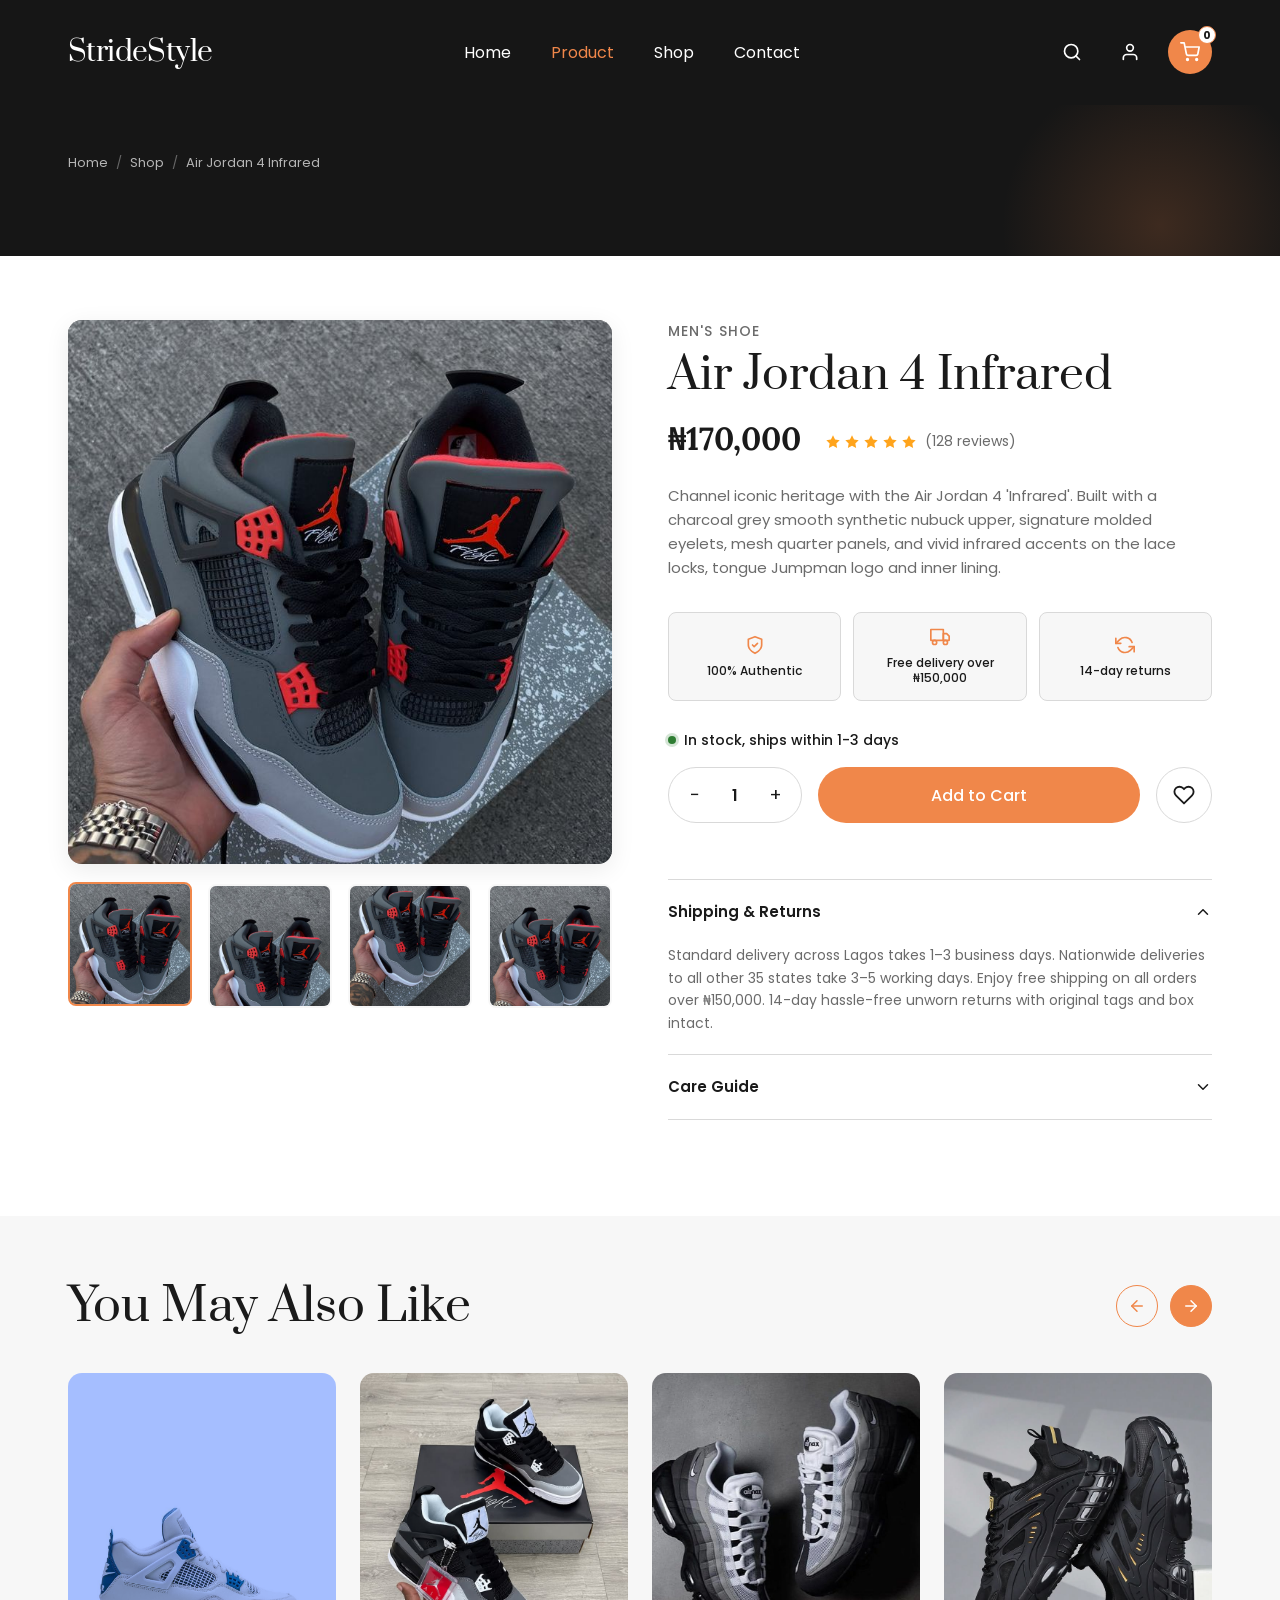
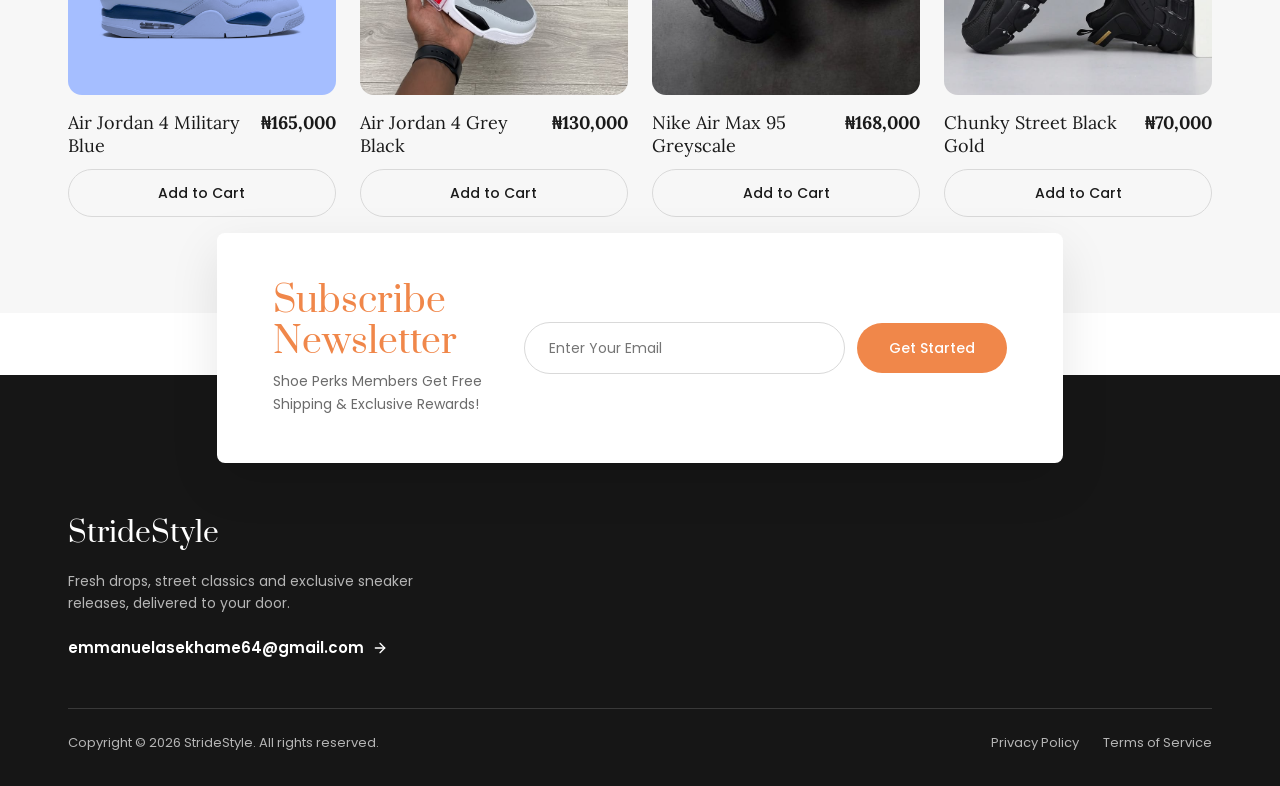
<file: shoe-ecommerce/public/CLIENT/product.html>
<!DOCTYPE html>
<html lang="en">
<head>
  <meta charset="UTF-8">
  <meta name="viewport" content="width=device-width, initial-scale=1.0">
  <title>Air Jordan 4 Infrared | StrideStyle</title>
  <meta name="description" content="Shop the Air Jordan 4 Infrared featuring authentic nubuck upper, dual Air-Sole cushioning and iconic Infrared accents. Nationwide delivery in Nigeria.">

  <link rel="preconnect" href="https://fonts.googleapis.com">
  <link rel="preconnect" href="https://fonts.gstatic.com" crossorigin>
  <link href="https://fonts.googleapis.com/css2?family=Lora:ital,wght@0,400..700;1,400..700&family=Noto+Sans:wght@400..700&family=Poppins:wght@300;400;500;600;700&family=Prata&display=swap" rel="stylesheet">

  <link rel="stylesheet" href="CSS/style.css">
  <link rel="stylesheet" href="CSS/product.css">
  <link rel="stylesheet" href="CSS/responsive.css">
</head>
<body>

  <input type="checkbox" id="nav-toggle" class="nav-toggle" aria-label="Toggle navigation menu">

  <header class="site-header">
    <div class="container site-header__container">
      <a href="index.html" class="site-header__logo" aria-label="StrideStyle Home">StrideStyle</a>

      <nav class="site-header__nav" aria-label="Main Navigation">
        <a href="index.html" class="site-header__link">Home</a>
        <a href="product.html" class="site-header__link" aria-current="page">Product</a>
        <a href="shop.html" class="site-header__link">Shop</a>
        <a href="#contact" class="site-header__link">Contact</a>
      </nav>

      <div class="site-header__actions">
        <a href="shop.html#shop-search" class="site-header__icon-btn" aria-label="Search shoes">
          <svg width="20" height="20" viewBox="0 0 24 24" fill="none" stroke="currentColor" stroke-width="2" stroke-linecap="round" stroke-linejoin="round">
            <circle cx="11" cy="11" r="8"></circle>
            <line x1="21" y1="21" x2="16.65" y2="16.65"></line>
          </svg>
        </a>
        <a href="login.html" class="site-header__icon-btn" aria-label="User Account">
          <svg width="20" height="20" viewBox="0 0 24 24" fill="none" stroke="currentColor" stroke-width="2" stroke-linecap="round" stroke-linejoin="round">
            <path d="M20 21v-2a4 4 0 0 0-4-4H8a4 4 0 0 0-4 4v2"></path>
            <circle cx="12" cy="7" r="4"></circle>
          </svg>
        </a>
        <a href="cart.html" class="site-header__cart-btn" aria-label="View Shopping Cart">
          <svg width="20" height="20" viewBox="0 0 24 24" fill="none" stroke="currentColor" stroke-width="2" stroke-linecap="round" stroke-linejoin="round">
            <circle cx="9" cy="21" r="1"></circle>
            <circle cx="20" cy="21" r="1"></circle>
            <path d="M1 1h4l2.68 13.39a2 2 0 0 0 2 1.61h9.72a2 2 0 0 0 2-1.61L23 6H6"></path>
          </svg>
          <span class="cart-count" id="cart-count">0</span>
        </a>
        <label for="nav-toggle" class="nav-toggle-label" aria-label="Toggle navigation">
          <svg width="24" height="24" viewBox="0 0 24 24" fill="none" stroke="currentColor" stroke-width="2" stroke-linecap="round" stroke-linejoin="round">
            <line x1="3" y1="12" x2="21" y2="12"></line>
            <line x1="3" y1="6" x2="21" y2="6"></line>
            <line x1="3" y1="18" x2="21" y2="18"></line>
          </svg>
        </label>
      </div>
    </div>
  </header>

  <main>
    <div class="page-title-band">
      <div class="container">
        <nav class="breadcrumb" aria-label="Breadcrumb">
          <a href="index.html">Home</a>
          <span class="breadcrumb-separator">/</span>
          <a href="shop.html">Shop</a>
          <span class="breadcrumb-separator">/</span>
          <span aria-current="page">Air Jordan 4 Infrared</span>
        </nav>
      </div>
    </div>

    <section class="product-detail-section" aria-label="Product Overview">
      <div class="container">
        <div class="product-layout">

          <div class="product-gallery">
            <div class="product-main-display" id="product-main-image">
              <img src="IMAGES/shoes/jordan-4-infrared.jpg" alt="Air Jordan 4 Infrared main view" class="product-main-display__img" width="600" height="600">
            </div>

            <div class="product-thumbnails">
              <button type="button" class="gallery-thumb gallery-thumb--1 is-active" data-src="IMAGES/shoes/jordan-4-infrared.jpg" aria-label="View center angle">
                <img src="IMAGES/shoes/jordan-4-infrared.jpg" alt="Angle 1">
              </button>
              <button type="button" class="gallery-thumb gallery-thumb--2" data-src="IMAGES/shoes/jordan-4-infrared.jpg" aria-label="View top angle">
                <img src="IMAGES/shoes/jordan-4-infrared.jpg" alt="Angle 2">
              </button>
              <button type="button" class="gallery-thumb gallery-thumb--3" data-src="IMAGES/shoes/jordan-4-infrared.jpg" aria-label="View side profile angle">
                <img src="IMAGES/shoes/jordan-4-infrared.jpg" alt="Angle 3">
              </button>
              <button type="button" class="gallery-thumb gallery-thumb--4" data-src="IMAGES/shoes/jordan-4-infrared.jpg" aria-label="View sole and heel angle">
                <img src="IMAGES/shoes/jordan-4-infrared.jpg" alt="Angle 4">
              </button>
            </div>
          </div>

          <div class="product-info">
            <span class="product-info__badge">Men's Shoe</span>
            <h1 class="product-info__title">Air Jordan 4 Infrared</h1>

            <div class="product-info__price-row">
              <span class="product-info__price" data-price="170000">₦170,000</span>
              <div class="product-rating" aria-label="Rated 5 out of 5 stars">
                <div class="product-rating__stars" aria-hidden="true">
                  <svg width="16" height="16" viewBox="0 0 24 24" fill="currentColor"><polygon points="12 2 15.09 8.26 22 9.27 17 14.14 18.18 21.02 12 17.77 5.82 21.02 7 14.14 2 9.27 8.91 8.26 12 2"/></svg>
                  <svg width="16" height="16" viewBox="0 0 24 24" fill="currentColor"><polygon points="12 2 15.09 8.26 22 9.27 17 14.14 18.18 21.02 12 17.77 5.82 21.02 7 14.14 2 9.27 8.91 8.26 12 2"/></svg>
                  <svg width="16" height="16" viewBox="0 0 24 24" fill="currentColor"><polygon points="12 2 15.09 8.26 22 9.27 17 14.14 18.18 21.02 12 17.77 5.82 21.02 7 14.14 2 9.27 8.91 8.26 12 2"/></svg>
                  <svg width="16" height="16" viewBox="0 0 24 24" fill="currentColor"><polygon points="12 2 15.09 8.26 22 9.27 17 14.14 18.18 21.02 12 17.77 5.82 21.02 7 14.14 2 9.27 8.91 8.26 12 2"/></svg>
                  <svg width="16" height="16" viewBox="0 0 24 24" fill="currentColor"><polygon points="12 2 15.09 8.26 22 9.27 17 14.14 18.18 21.02 12 17.77 5.82 21.02 7 14.14 2 9.27 8.91 8.26 12 2"/></svg>
                </div>
                <span>(128 reviews)</span>
              </div>
            </div>

            <p class="product-info__desc">
              Channel iconic heritage with the Air Jordan 4 'Infrared'. Built with a charcoal grey smooth synthetic nubuck upper, signature molded eyelets, mesh quarter panels, and vivid infrared accents on the lace locks, tongue Jumpman logo and inner lining.
            </p>

            <div class="product-highlights">
              <div class="product-highlight-item">
                <svg width="20" height="20" viewBox="0 0 24 24" fill="none" stroke="currentColor" stroke-width="2" stroke-linecap="round" stroke-linejoin="round" aria-hidden="true" class="product-highlight-icon">
                  <path d="M12 22s8-4 8-10V5l-8-3-8 3v7c0 6 8 10 8 10z"></path>
                  <polyline points="9 12 11 14 15 10"></polyline>
                </svg>
                <span>100% Authentic</span>
              </div>
              <div class="product-highlight-item">
                <svg width="20" height="20" viewBox="0 0 24 24" fill="none" stroke="currentColor" stroke-width="2" stroke-linecap="round" stroke-linejoin="round" aria-hidden="true" class="product-highlight-icon">
                  <rect x="1" y="3" width="15" height="13"></rect>
                  <polygon points="16 8 20 8 23 11 23 16 16 16 16 8"></polygon>
                  <circle cx="5.5" cy="18.5" r="2.5"></circle>
                  <circle cx="18.5" cy="18.5" r="2.5"></circle>
                </svg>
                <span>Free delivery over ₦150,000</span>
              </div>
              <div class="product-highlight-item">
                <svg width="20" height="20" viewBox="0 0 24 24" fill="none" stroke="currentColor" stroke-width="2" stroke-linecap="round" stroke-linejoin="round" aria-hidden="true" class="product-highlight-icon">
                  <polyline points="1 4 1 10 7 10"></polyline>
                  <polyline points="23 20 23 14 17 14"></polyline>
                  <path d="M20.49 9A9 9 0 0 0 5.64 5.64L1 10m22 4l-4.64 4.36A9 9 0 0 1 3.51 15"></path>
                </svg>
                <span>14-day returns</span>
              </div>
            </div>

            <div class="product-stock">
              <span class="product-stock__dot" aria-hidden="true"></span>
              <span class="product-stock__text">In stock, ships within 1-3 days</span>
            </div>

            <div class="product-actions">
              <div class="qty-stepper">
                <button type="button" class="qty-btn js-qty-minus" aria-label="Decrease quantity">&minus;</button>
                <input type="number" id="qty-input" class="qty-input" value="1" min="1" max="10" aria-label="Quantity">
                <button type="button" class="qty-btn js-qty-plus" aria-label="Increase quantity">&plus;</button>
              </div>

              <button type="button" class="btn btn--primary" id="product-add-to-cart" data-product-id="p06" style="flex: 1;">
                Add to Cart
              </button>

              <button type="button" class="btn-wishlist" aria-label="Add to wishlist">
                <svg width="22" height="22" viewBox="0 0 24 24" fill="none" stroke="currentColor" stroke-width="2" stroke-linecap="round" stroke-linejoin="round">
                  <path d="M20.84 4.61a5.5 5.5 0 0 0-7.78 0L12 5.67l-1.06-1.06a5.5 5.5 0 0 0-7.78 7.78l1.06 1.06L12 21.23l7.78-7.78 1.06-1.06a5.5 5.5 0 0 0 0-7.78z"></path>
                </svg>
              </button>
            </div>

            <div class="product-accordions">
              <details class="product-accordion" open>
                <summary class="product-accordion__summary">
                  <span>Shipping &amp; Returns</span>
                  <span class="product-accordion__icon" aria-hidden="true">
                    <svg width="18" height="18" viewBox="0 0 24 24" fill="none" stroke="currentColor" stroke-width="2" stroke-linecap="round" stroke-linejoin="round"><polyline points="6 9 12 15 18 9"/></svg>
                  </span>
                </summary>
                <div class="product-accordion__content">
                  <p>Standard delivery across Lagos takes 1–3 business days. Nationwide deliveries to all other 35 states take 3–5 working days. Enjoy free shipping on all orders over ₦150,000. 14-day hassle-free unworn returns with original tags and box intact.</p>
                </div>
              </details>

              <details class="product-accordion">
                <summary class="product-accordion__summary">
                  <span>Care Guide</span>
                  <span class="product-accordion__icon" aria-hidden="true">
                    <svg width="18" height="18" viewBox="0 0 24 24" fill="none" stroke="currentColor" stroke-width="2" stroke-linecap="round" stroke-linejoin="round"><polyline points="6 9 12 15 18 9"/></svg>
                  </span>
                </summary>
                <div class="product-accordion__content">
                  <p>Use a dry soft bristle brush or suede eraser to remove surface dirt. Avoid machine washing or submerging in water. Store in a ventilated shoe box with silica gel packets away from high heat.</p>
                </div>
              </details>
            </div>

          </div>
        </div>
      </div>
    </section>

    <section class="related-products-section" aria-labelledby="related-heading">
      <div class="container">
        <div class="section-head">
          <h2 id="related-heading" class="section-head__title">You May Also Like</h2>
          <div class="slider-arrows">
            <button type="button" class="slider-arrow slider-arrow--prev js-product-prev" aria-label="Previous related items">
              <svg width="18" height="18" viewBox="0 0 24 24" fill="none" stroke="currentColor" stroke-width="2" stroke-linecap="round" stroke-linejoin="round">
                <path d="M19 12H5"></path>
                <path d="M12 19l-7-7 7-7"></path>
              </svg>
            </button>
            <button type="button" class="slider-arrow slider-arrow--next js-product-next" aria-label="Next related items">
              <svg width="18" height="18" viewBox="0 0 24 24" fill="none" stroke="currentColor" stroke-width="2" stroke-linecap="round" stroke-linejoin="round">
                <path d="M5 12h14"></path>
                <path d="M12 5l7 7-7 7"></path>
              </svg>
            </button>
          </div>
        </div>

        <div class="related-slider" id="related-slider">
          <div class="products-grid">
            <article class="product-card" data-product-id="p03" data-name="Air Jordan 4 Military Blue" data-price="165000" data-category="jordan" data-image="IMAGES/shoes/jordan-4-military-blue.jpg">
              <div class="product-card__media tile-sky">
                <img src="IMAGES/shoes/jordan-4-military-blue.jpg" alt="Air Jordan 4 Military Blue" class="product-card__img product-card__img--cutout" width="300" height="360" loading="lazy">
              </div>
              <div class="product-card__caption">
                <h3 class="product-card__name"><a href="product.html">Air Jordan 4 Military Blue</a></h3>
                <span class="product-card__price">₦165,000</span>
              </div>
              <div class="product-card__action">
                <button type="button" class="btn btn--outline js-add-to-cart" data-product-id="p03">Add to Cart</button>
              </div>
            </article>

            <article class="product-card" data-product-id="p07" data-name="Air Jordan 4 Grey Black" data-price="130000" data-category="jordan" data-image="IMAGES/shoes/jordan-4-grey-black.jpg">
              <div class="product-card__media tile-gray-mid">
                <img src="IMAGES/shoes/jordan-4-grey-black.jpg" alt="Air Jordan 4 Grey Black" class="product-card__img" width="300" height="360" loading="lazy">
              </div>
              <div class="product-card__caption">
                <h3 class="product-card__name"><a href="product.html">Air Jordan 4 Grey Black</a></h3>
                <span class="product-card__price">₦130,000</span>
              </div>
              <div class="product-card__action">
                <button type="button" class="btn btn--outline js-add-to-cart" data-product-id="p07">Add to Cart</button>
              </div>
            </article>

            <article class="product-card" data-product-id="p16" data-name="Nike Air Max 95 Greyscale" data-price="168000" data-category="nike" data-image="IMAGES/shoes/nike-air-max-95-grey-gradient.jpg">
              <div class="product-card__media tile-gray-dark">
                <img src="IMAGES/shoes/nike-air-max-95-grey-gradient.jpg" alt="Nike Air Max 95 Greyscale" class="product-card__img" width="300" height="360" loading="lazy">
              </div>
              <div class="product-card__caption">
                <h3 class="product-card__name"><a href="product.html">Nike Air Max 95 Greyscale</a></h3>
                <span class="product-card__price">₦168,000</span>
              </div>
              <div class="product-card__action">
                <button type="button" class="btn btn--outline js-add-to-cart" data-product-id="p16">Add to Cart</button>
              </div>
            </article>

            <article class="product-card" data-product-id="p22" data-name="Chunky Street Black Gold" data-price="70000" data-category="street" data-image="IMAGES/shoes/chunky-street-black-gold.jpg">
              <div class="product-card__media tile-gray">
                <img src="IMAGES/shoes/chunky-street-black-gold.jpg" alt="Chunky Street Black Gold" class="product-card__img" width="300" height="360" loading="lazy">
              </div>
              <div class="product-card__caption">
                <h3 class="product-card__name"><a href="product.html">Chunky Street Black Gold</a></h3>
                <span class="product-card__price">₦70,000</span>
              </div>
              <div class="product-card__action">
                <button type="button" class="btn btn--outline js-add-to-cart" data-product-id="p22">Add to Cart</button>
              </div>
            </article>

            <article class="product-card" data-product-id="p01" data-name="Air Jordan 4 Orange Crackle" data-price="185000" data-category="jordan" data-image="IMAGES/shoes/jordan-4-orange-crackle.jpg">
              <div class="product-card__media tile-peach">
                <img src="IMAGES/shoes/jordan-4-orange-crackle.jpg" alt="Air Jordan 4 Orange Crackle" class="product-card__img" width="300" height="360" loading="lazy">
              </div>
              <div class="product-card__caption">
                <h3 class="product-card__name"><a href="product.html">Air Jordan 4 Orange Crackle</a></h3>
                <span class="product-card__price">₦185,000</span>
              </div>
              <div class="product-card__action">
                <button type="button" class="btn btn--outline js-add-to-cart" data-product-id="p01">Add to Cart</button>
              </div>
            </article>

            <article class="product-card" data-product-id="p02" data-name="Air Jordan 4 Royalty" data-price="175000" data-category="jordan" data-image="IMAGES/shoes/jordan-4-royalty-black-gold.jpg">
              <div class="product-card__media tile-gray">
                <img src="IMAGES/shoes/jordan-4-royalty-black-gold.jpg" alt="Air Jordan 4 Royalty" class="product-card__img product-card__img--cutout" width="300" height="360" loading="lazy">
              </div>
              <div class="product-card__caption">
                <h3 class="product-card__name"><a href="product.html">Air Jordan 4 Royalty</a></h3>
                <span class="product-card__price">₦175,000</span>
              </div>
              <div class="product-card__action">
                <button type="button" class="btn btn--outline js-add-to-cart" data-product-id="p02">Add to Cart</button>
              </div>
            </article>

            <article class="product-card" data-product-id="p04" data-name="Air Jordan 4 Neon" data-price="150000" data-category="jordan" data-image="IMAGES/shoes/jordan-4-neon-grey.jpg">
              <div class="product-card__media tile-beige">
                <img src="IMAGES/shoes/jordan-4-neon-grey.jpg" alt="Air Jordan 4 Neon" class="product-card__img product-card__img--cutout" width="300" height="360" loading="lazy">
              </div>
              <div class="product-card__caption">
                <h3 class="product-card__name"><a href="product.html">Air Jordan 4 Neon</a></h3>
                <span class="product-card__price">₦150,000</span>
              </div>
              <div class="product-card__action">
                <button type="button" class="btn btn--outline js-add-to-cart" data-product-id="p04">Add to Cart</button>
              </div>
            </article>

            <article class="product-card" data-product-id="p08" data-name="Air Jordan 4 KAWS" data-price="195000" data-category="jordan" data-image="IMAGES/shoes/jordan-4-kaws-grey.jpg">
              <div class="product-card__media tile-gray">
                <img src="IMAGES/shoes/jordan-4-kaws-grey.jpg" alt="Air Jordan 4 KAWS" class="product-card__img" width="300" height="360" loading="lazy">
              </div>
              <div class="product-card__caption">
                <h3 class="product-card__name"><a href="product.html">Air Jordan 4 KAWS</a></h3>
                <span class="product-card__price">₦195,000</span>
              </div>
              <div class="product-card__action">
                <button type="button" class="btn btn--outline js-add-to-cart" data-product-id="p08">Add to Cart</button>
              </div>
            </article>
          </div>
        </div>
      </div>
    </section>

    <div class="container newsletter-wrapper">
      <section class="newsletter" aria-labelledby="newsletter-heading">
        <div class="newsletter__info">
          <h2 id="newsletter-heading" class="newsletter__title">Subscribe Newsletter</h2>
          <p class="newsletter__text">Shoe Perks Members Get Free Shipping &amp; Exclusive Rewards!</p>
        </div>
        <form id="newsletter-form" class="newsletter__form" action="#" method="POST">
          <input type="email" id="newsletter-email" class="newsletter__input" placeholder="Enter Your Email" required aria-label="Email address for newsletter">
          <button type="submit" class="newsletter__btn">Get Started</button>
        </form>
        <p id="newsletter-message" role="status" hidden class="visually-hidden"></p>
      </section>
    </div>
  </main>

  <footer class="site-footer" id="contact">
    <div class="container">
      <div class="site-footer__main">
        <div class="site-footer__brand">
          <a href="index.html" class="site-footer__logo">StrideStyle</a>
          <p class="site-footer__desc">
            Fresh drops, street classics and exclusive sneaker releases, delivered to your door.
          </p>
          <a href="mailto:emmanuelasekhame64@gmail.com" class="site-footer__email">
            emmanuelasekhame64@gmail.com
            <svg width="16" height="16" viewBox="0 0 24 24" fill="none" stroke="currentColor" stroke-width="2" stroke-linecap="round" stroke-linejoin="round">
              <path d="M5 12h14"></path>
              <path d="M12 5l7 7-7 7"></path>
            </svg>
          </a>
        </div>

        <!-- <div class="site-footer__social">
          <h3 class="site-footer__social-label">Social media</h3>
          <div class="site-footer__social-icons">
            <a href="https://facebook.com" class="site-footer__social-icon" aria-label="Facebook" target="_blank" rel="noopener">
              <svg width="18" height="18" viewBox="0 0 24 24" fill="currentColor">
                <path d="M18 2h-3a5 5 0 0 0-5 5v3H7v4h3v8h4v-8h3l1-4h-4V7a1 1 0 0 1 1-1h3z"></path>
              </svg>
            </a>
            <a href="https://instagram.com" class="site-footer__social-icon" aria-label="Instagram" target="_blank" rel="noopener">
              <svg width="18" height="18" viewBox="0 0 24 24" fill="none" stroke="currentColor" stroke-width="2" stroke-linecap="round" stroke-linejoin="round">
                <rect x="2" y="2" width="20" height="20" rx="5" ry="5"></rect>
                <path d="M16 11.37A4 4 0 1 1 12.63 8 4 4 0 0 1 16 11.37z"></path>
                <line x1="17.5" y1="6.5" x2="17.51" y2="6.5"></line>
              </svg>
            </a>
            <a href="https://x.com" class="site-footer__social-icon" aria-label="X Twitter" target="_blank" rel="noopener">
              <svg width="16" height="16" viewBox="0 0 24 24" fill="currentColor">
                <path d="M18.244 2.25h3.308l-7.227 8.26 8.502 11.24H16.17l-5.214-6.817L4.99 21.75H1.68l7.73-8.835L1.254 2.25H8.08l4.713 6.231zm-1.161 17.52h1.833L7.084 4.126H5.117z"></path>
              </svg>
            </a>
          </div>
        </div> -->
      </div>

      <hr class="site-footer__divider">

      <div class="site-footer__bottom">
        <p class="site-footer__copyright">Copyright &copy; 2026 StrideStyle. All rights reserved.</p>
        <div class="site-footer__links">
          <a href="#">Privacy Policy</a>
          <a href="#">Terms of Service</a>
        </div>
      </div>
    </div>
  </footer>

  <script type="module" src="JS/cart.js"></script>
  <script src="JS/auth.js"></script>
</body>
</html>
</file>
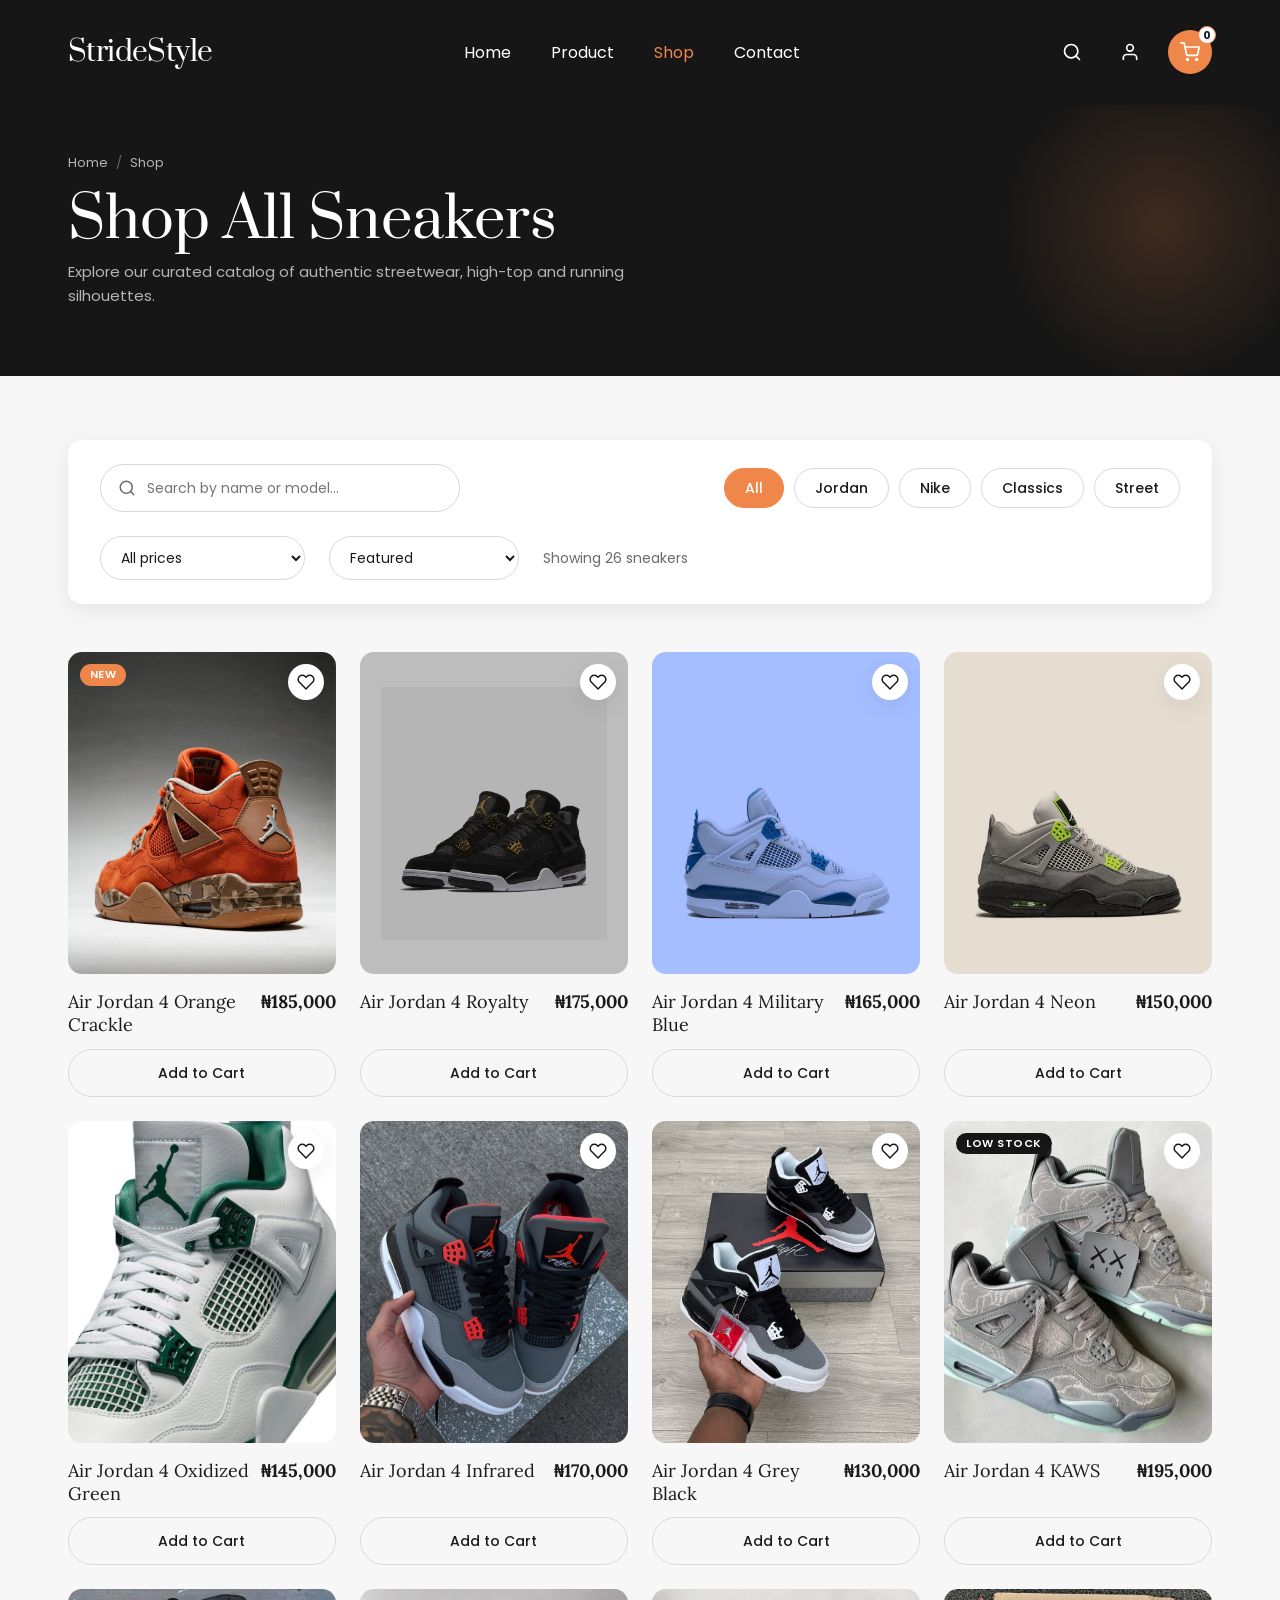
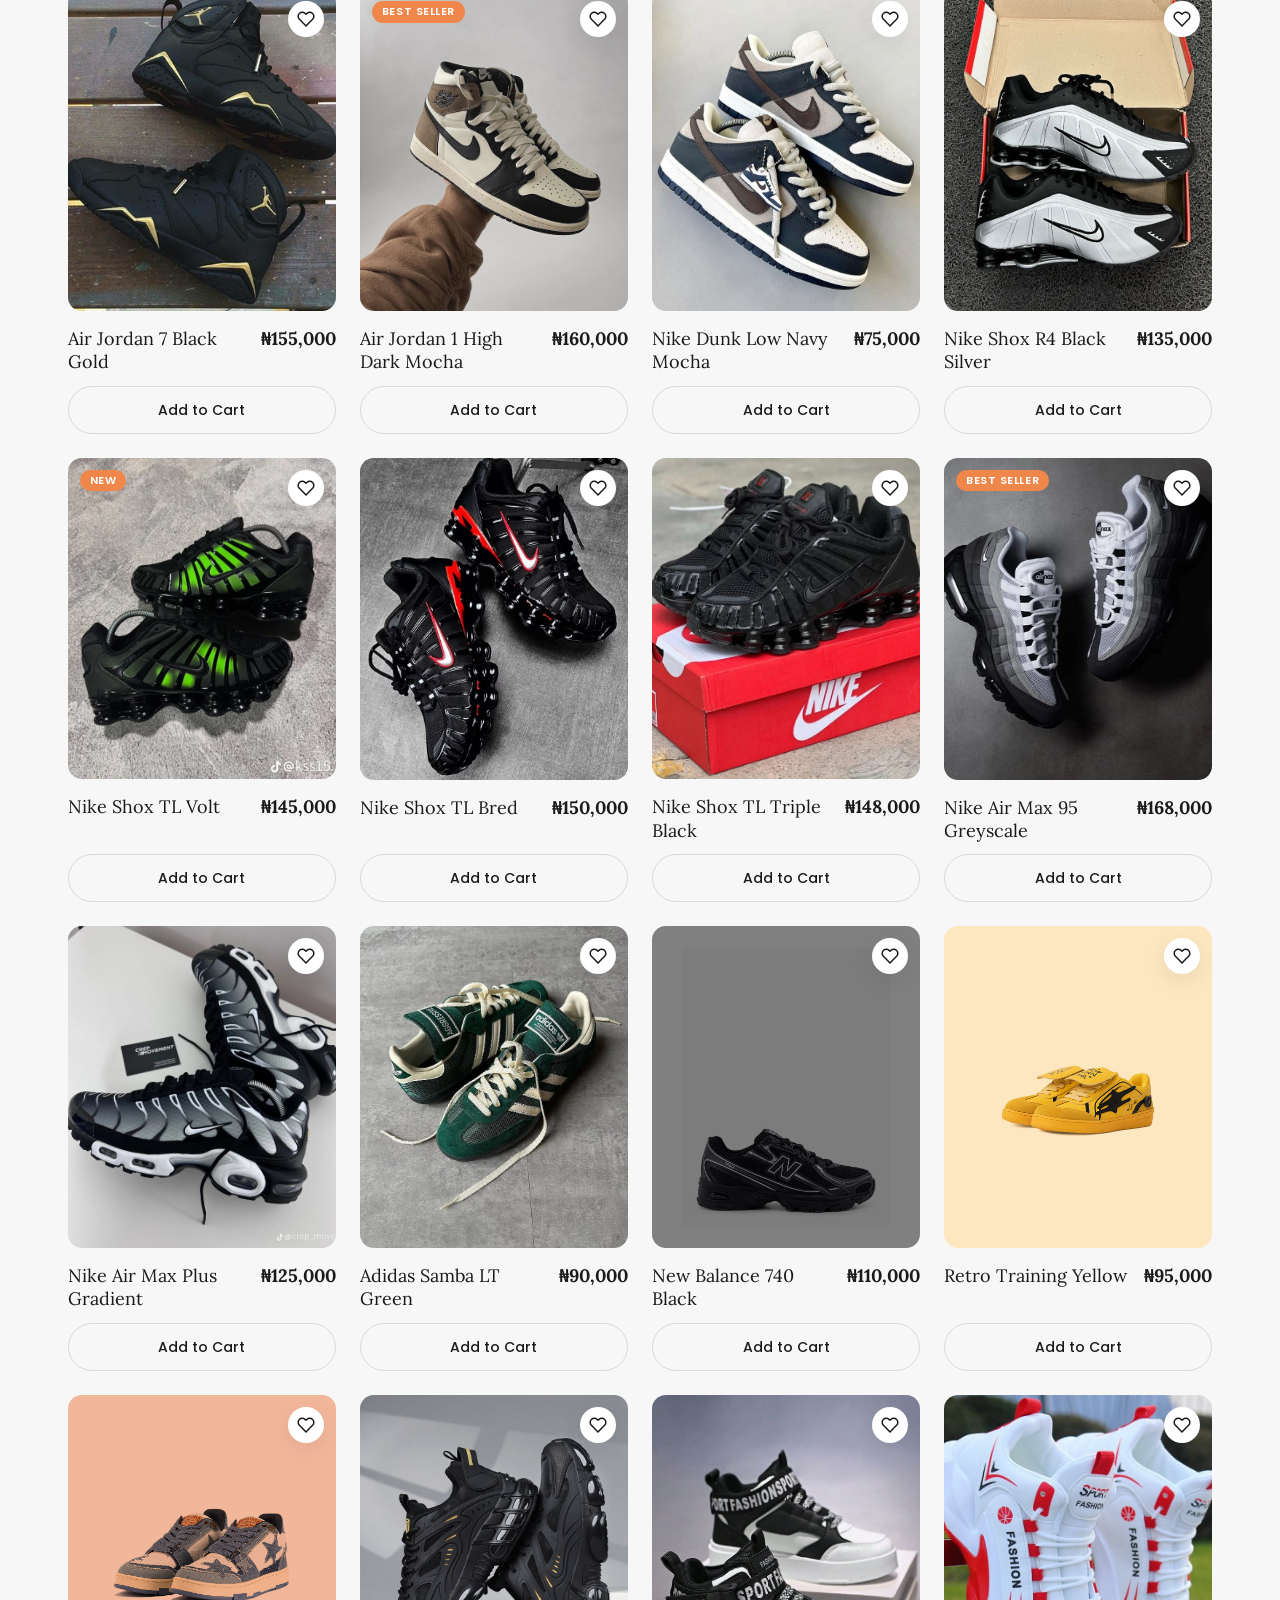
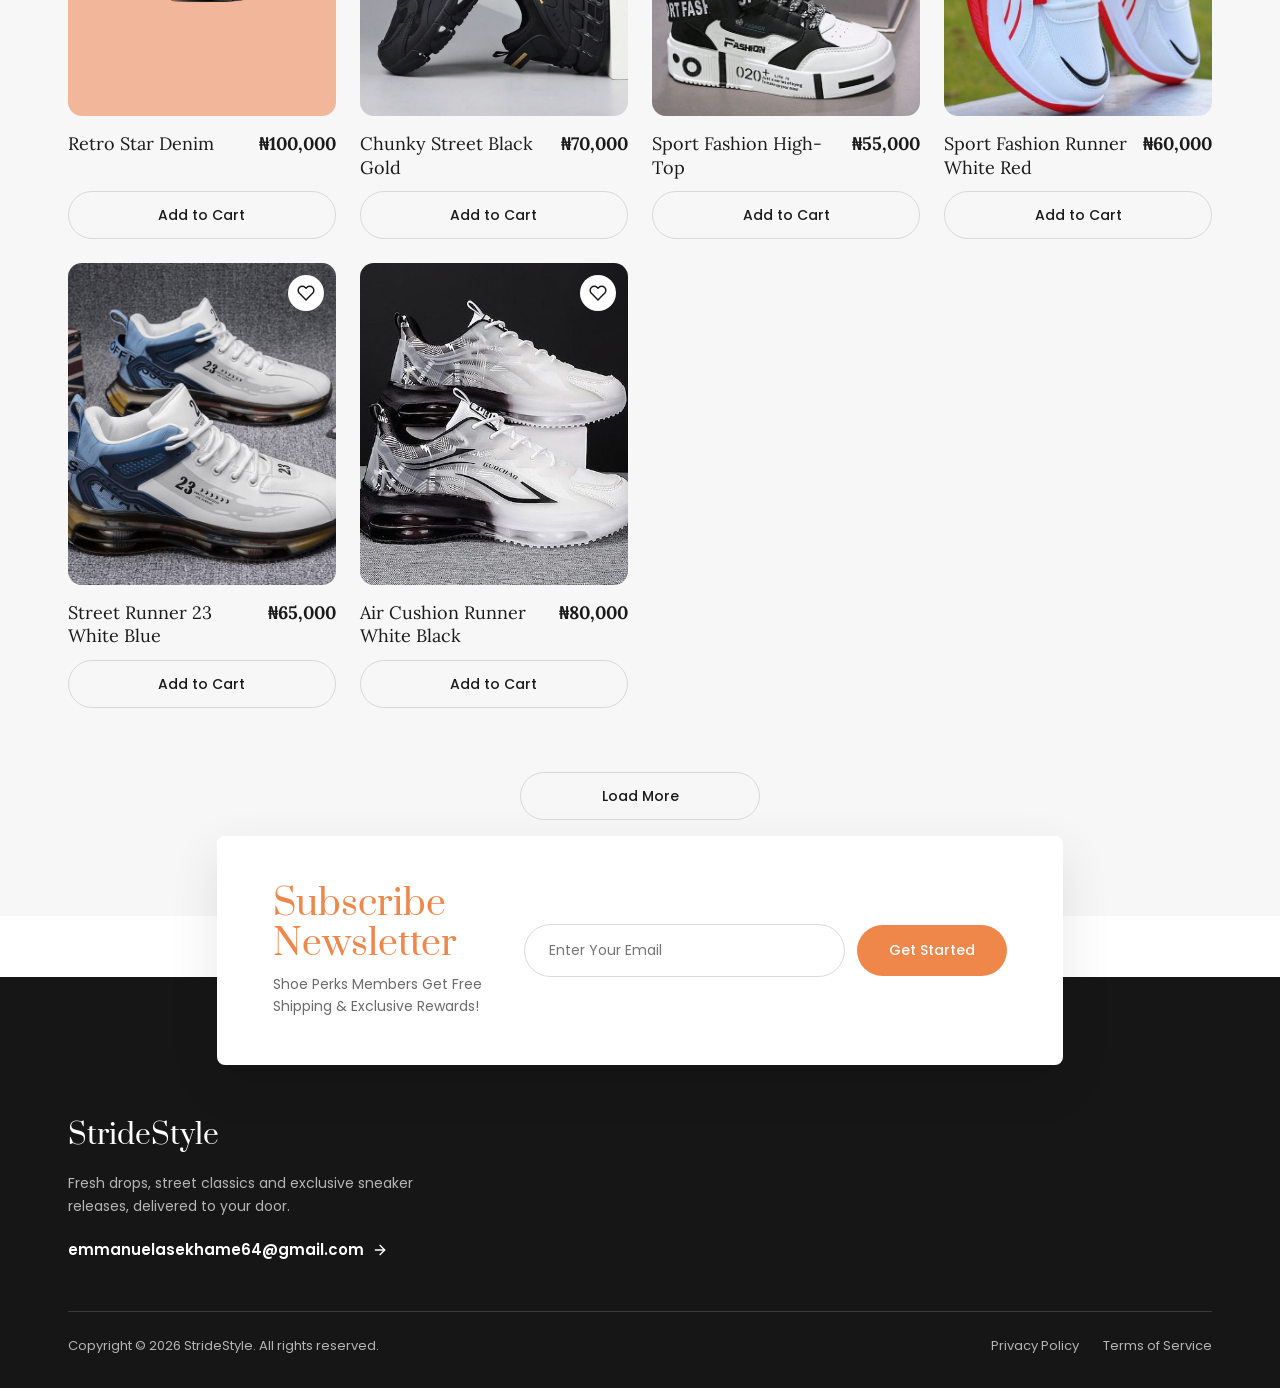
<file: shoe-ecommerce/public/CLIENT/shop.html>
<!DOCTYPE html>
<html lang="en">
<head>
  <meta charset="UTF-8">
  <meta name="viewport" content="width=device-width, initial-scale=1.0">
  <title>StrideStyle | Shop All Sneakers</title>
  <meta name="description" content="Explore our curated catalog of authentic streetwear, high-top and running silhouettes.">

  <link rel="preconnect" href="https://fonts.googleapis.com">
  <link rel="preconnect" href="https://fonts.gstatic.com" crossorigin>
  <link href="https://fonts.googleapis.com/css2?family=Lora:ital,wght@0,400..700;1,400..700&family=Noto+Sans:wght@400..700&family=Poppins:wght@300;400;500;600;700&family=Prata&display=swap" rel="stylesheet">

  <link rel="stylesheet" href="CSS/style.css">
  <link rel="stylesheet" href="CSS/shop.css">
  <link rel="stylesheet" href="CSS/responsive.css">
</head>
<body>

  <input type="checkbox" id="nav-toggle" class="nav-toggle" aria-label="Toggle navigation menu">

  <header class="site-header">
    <div class="container site-header__container">
      <a href="index.html" class="site-header__logo" aria-label="StrideStyle Home">StrideStyle</a>

      <nav class="site-header__nav" aria-label="Main Navigation">
        <a href="index.html" class="site-header__link">Home</a>
        <a href="product.html" class="site-header__link">Product</a>
        <a href="shop.html" class="site-header__link" aria-current="page">Shop</a>
        <a href="#contact" class="site-header__link">Contact</a>
      </nav>

      <div class="site-header__actions">
        <a href="shop.html#shop-search" class="site-header__icon-btn" aria-label="Search shoes">
          <svg width="20" height="20" viewBox="0 0 24 24" fill="none" stroke="currentColor" stroke-width="2" stroke-linecap="round" stroke-linejoin="round">
            <circle cx="11" cy="11" r="8"></circle>
            <line x1="21" y1="21" x2="16.65" y2="16.65"></line>
          </svg>
        </a>
        <a href="login.html" class="site-header__icon-btn" aria-label="User Account">
          <svg width="20" height="20" viewBox="0 0 24 24" fill="none" stroke="currentColor" stroke-width="2" stroke-linecap="round" stroke-linejoin="round">
            <path d="M20 21v-2a4 4 0 0 0-4-4H8a4 4 0 0 0-4 4v2"></path>
            <circle cx="12" cy="7" r="4"></circle>
          </svg>
        </a>
        <a href="cart.html" class="site-header__cart-btn" aria-label="View Shopping Cart">
          <svg width="20" height="20" viewBox="0 0 24 24" fill="none" stroke="currentColor" stroke-width="2" stroke-linecap="round" stroke-linejoin="round">
            <circle cx="9" cy="21" r="1"></circle>
            <circle cx="20" cy="21" r="1"></circle>
            <path d="M1 1h4l2.68 13.39a2 2 0 0 0 2 1.61h9.72a2 2 0 0 0 2-1.61L23 6H6"></path>
          </svg>
          <span class="cart-count" id="cart-count">0</span>
        </a>
        <label for="nav-toggle" class="nav-toggle-label" aria-label="Toggle navigation">
          <svg width="24" height="24" viewBox="0 0 24 24" fill="none" stroke="currentColor" stroke-width="2" stroke-linecap="round" stroke-linejoin="round">
            <line x1="3" y1="12" x2="21" y2="12"></line>
            <line x1="3" y1="6" x2="21" y2="6"></line>
            <line x1="3" y1="18" x2="21" y2="18"></line>
          </svg>
        </label>
      </div>
    </div>
  </header>

  <main>
    <div class="page-title-band">
      <div class="container">
        <nav class="breadcrumb" aria-label="Breadcrumb">
          <a href="index.html">Home</a>
          <span class="breadcrumb-separator">/</span>
          <span aria-current="page">Shop</span>
        </nav>
        <h1 class="page-title-band__title">Shop All Sneakers</h1>
        <p class="page-title-band__desc">Explore our curated catalog of authentic streetwear, high-top and running silhouettes.</p>
      </div>
    </div>

    <section class="shop-main" aria-label="Products Catalog">
      <div class="container">
        <div class="shop-toolbar">
          <div class="shop-toolbar__search-box">
            <span class="shop-toolbar__search-icon" aria-hidden="true">
              <svg width="18" height="18" viewBox="0 0 24 24" fill="none" stroke="currentColor" stroke-width="2" stroke-linecap="round" stroke-linejoin="round">
                <circle cx="11" cy="11" r="8"></circle>
                <line x1="21" y1="21" x2="16.65" y2="16.65"></line>
              </svg>
            </span>
            <input type="search" id="shop-search" class="shop-toolbar__search-input" placeholder="Search by name or model..." aria-label="Search shoes">
          </div>

          <div class="shop-toolbar__filters" role="group" aria-label="Filter by Category">
            <button type="button" class="filter-chip is-active" data-filter="all">All</button>
            <button type="button" class="filter-chip" data-filter="jordan">Jordan</button>
            <button type="button" class="filter-chip" data-filter="nike">Nike</button>
            <button type="button" class="filter-chip" data-filter="classics">Classics</button>
            <button type="button" class="filter-chip" data-filter="street">Street</button>
          </div>

          <div class="shop-toolbar__meta">
            <select id="price-filter" class="shop-toolbar__sort-select" aria-label="Filter by price">
              <option value="all">All prices</option>
              <option value="under-100">Under ₦100,000</option>
              <option value="100-150">₦100,000 - ₦150,000</option>
              <option value="over-150">Over ₦150,000</option>
            </select>
            <select id="sort-select" class="shop-toolbar__sort-select" aria-label="Sort products">
              <option value="featured">Featured</option>
              <option value="price-asc">Price: Low to High</option>
              <option value="price-desc">Price: High to Low</option>
              <option value="name-asc">Name: A-Z</option>
            </select>
            <span id="results-count" class="shop-toolbar__count">Showing 26 sneakers</span>
          </div>
        </div>

        <div id="product-grid" class="shop-grid" data-batch="12" data-total="26">

          <article class="product-card" data-product-id="p01" data-name="Air Jordan 4 Orange Crackle" data-price="185000" data-category="jordan" data-image="IMAGES/shoes/jordan-4-orange-crackle.jpg">
            <div class="product-card__media tile-peach">
              <span class="card-badge card-badge--new">New</span>
              <button type="button" class="card-wishlist js-wishlist" aria-label="Add Air Jordan 4 Orange Crackle to wishlist">
                <svg width="18" height="18" viewBox="0 0 24 24" fill="none" stroke="currentColor" stroke-width="2" stroke-linecap="round" stroke-linejoin="round" aria-hidden="true">
                  <path d="M20.84 4.61a5.5 5.5 0 0 0-7.78 0L12 5.67l-1.06-1.06a5.5 5.5 0 0 0-7.78 7.78l1.06 1.06L12 21.23l7.78-7.78 1.06-1.06a5.5 5.5 0 0 0 0-7.78z"></path>
                </svg>
              </button>
              <img src="IMAGES/shoes/jordan-4-orange-crackle.jpg" alt="Air Jordan 4 Orange Crackle" class="product-card__img" width="300" height="360" loading="lazy">
            </div>
            <div class="product-card__caption">
              <h3 class="product-card__name"><a href="product.html?id=p01">Air Jordan 4 Orange Crackle</a></h3>
              <span class="product-card__price">₦185,000</span>
            </div>
            <div class="product-card__action">
              <button type="button" class="btn btn--outline js-add-to-cart" data-product-id="p01">Add to Cart</button>
            </div>
          </article>

          <article class="product-card" data-product-id="p02" data-name="Air Jordan 4 Royalty" data-price="175000" data-category="jordan" data-image="IMAGES/shoes/jordan-4-royalty-black-gold.jpg">
            <div class="product-card__media tile-gray">
              <button type="button" class="card-wishlist js-wishlist" aria-label="Add Air Jordan 4 Royalty to wishlist">
                <svg width="18" height="18" viewBox="0 0 24 24" fill="none" stroke="currentColor" stroke-width="2" stroke-linecap="round" stroke-linejoin="round" aria-hidden="true">
                  <path d="M20.84 4.61a5.5 5.5 0 0 0-7.78 0L12 5.67l-1.06-1.06a5.5 5.5 0 0 0-7.78 7.78l1.06 1.06L12 21.23l7.78-7.78 1.06-1.06a5.5 5.5 0 0 0 0-7.78z"></path>
                </svg>
              </button>
              <img src="IMAGES/shoes/jordan-4-royalty-black-gold.jpg" alt="Air Jordan 4 Royalty" class="product-card__img product-card__img--cutout" width="300" height="360" loading="lazy">
            </div>
            <div class="product-card__caption">
              <h3 class="product-card__name"><a href="product.html?id=p02">Air Jordan 4 Royalty</a></h3>
              <span class="product-card__price">₦175,000</span>
            </div>
            <div class="product-card__action">
              <button type="button" class="btn btn--outline js-add-to-cart" data-product-id="p02">Add to Cart</button>
            </div>
          </article>

          <article class="product-card" data-product-id="p03" data-name="Air Jordan 4 Military Blue" data-price="165000" data-category="jordan" data-image="IMAGES/shoes/jordan-4-military-blue.jpg">
            <div class="product-card__media tile-sky">
              <button type="button" class="card-wishlist js-wishlist" aria-label="Add Air Jordan 4 Military Blue to wishlist">
                <svg width="18" height="18" viewBox="0 0 24 24" fill="none" stroke="currentColor" stroke-width="2" stroke-linecap="round" stroke-linejoin="round" aria-hidden="true">
                  <path d="M20.84 4.61a5.5 5.5 0 0 0-7.78 0L12 5.67l-1.06-1.06a5.5 5.5 0 0 0-7.78 7.78l1.06 1.06L12 21.23l7.78-7.78 1.06-1.06a5.5 5.5 0 0 0 0-7.78z"></path>
                </svg>
              </button>
              <img src="IMAGES/shoes/jordan-4-military-blue.jpg" alt="Air Jordan 4 Military Blue" class="product-card__img product-card__img--cutout" width="300" height="360" loading="lazy">
            </div>
            <div class="product-card__caption">
              <h3 class="product-card__name"><a href="product.html?id=p03">Air Jordan 4 Military Blue</a></h3>
              <span class="product-card__price">₦165,000</span>
            </div>
            <div class="product-card__action">
              <button type="button" class="btn btn--outline js-add-to-cart" data-product-id="p03">Add to Cart</button>
            </div>
          </article>

          <article class="product-card" data-product-id="p04" data-name="Air Jordan 4 Neon" data-price="150000" data-category="jordan" data-image="IMAGES/shoes/jordan-4-neon-grey.jpg">
            <div class="product-card__media tile-beige">
              <button type="button" class="card-wishlist js-wishlist" aria-label="Add Air Jordan 4 Neon to wishlist">
                <svg width="18" height="18" viewBox="0 0 24 24" fill="none" stroke="currentColor" stroke-width="2" stroke-linecap="round" stroke-linejoin="round" aria-hidden="true">
                  <path d="M20.84 4.61a5.5 5.5 0 0 0-7.78 0L12 5.67l-1.06-1.06a5.5 5.5 0 0 0-7.78 7.78l1.06 1.06L12 21.23l7.78-7.78 1.06-1.06a5.5 5.5 0 0 0 0-7.78z"></path>
                </svg>
              </button>
              <img src="IMAGES/shoes/jordan-4-neon-grey.jpg" alt="Air Jordan 4 Neon" class="product-card__img product-card__img--cutout" width="300" height="360" loading="lazy">
            </div>
            <div class="product-card__caption">
              <h3 class="product-card__name"><a href="product.html?id=p04">Air Jordan 4 Neon</a></h3>
              <span class="product-card__price">₦150,000</span>
            </div>
            <div class="product-card__action">
              <button type="button" class="btn btn--outline js-add-to-cart" data-product-id="p04">Add to Cart</button>
            </div>
          </article>

          <article class="product-card" data-product-id="p05" data-name="Air Jordan 4 Oxidized Green" data-price="145000" data-category="jordan" data-image="IMAGES/shoes/jordan-4-oxidized-green.jpg">
            <div class="product-card__media tile-mint">
              <button type="button" class="card-wishlist js-wishlist" aria-label="Add Air Jordan 4 Oxidized Green to wishlist">
                <svg width="18" height="18" viewBox="0 0 24 24" fill="none" stroke="currentColor" stroke-width="2" stroke-linecap="round" stroke-linejoin="round" aria-hidden="true">
                  <path d="M20.84 4.61a5.5 5.5 0 0 0-7.78 0L12 5.67l-1.06-1.06a5.5 5.5 0 0 0-7.78 7.78l1.06 1.06L12 21.23l7.78-7.78 1.06-1.06a5.5 5.5 0 0 0 0-7.78z"></path>
                </svg>
              </button>
              <img src="IMAGES/shoes/jordan-4-oxidized-green.jpg" alt="Air Jordan 4 Oxidized Green" class="product-card__img" width="300" height="360" loading="lazy">
            </div>
            <div class="product-card__caption">
              <h3 class="product-card__name"><a href="product.html?id=p05">Air Jordan 4 Oxidized Green</a></h3>
              <span class="product-card__price">₦145,000</span>
            </div>
            <div class="product-card__action">
              <button type="button" class="btn btn--outline js-add-to-cart" data-product-id="p05">Add to Cart</button>
            </div>
          </article>

          <article class="product-card" data-product-id="p06" data-name="Air Jordan 4 Infrared" data-price="170000" data-category="jordan" data-image="IMAGES/shoes/jordan-4-infrared.jpg">
            <div class="product-card__media tile-gray-dark">
              <button type="button" class="card-wishlist js-wishlist" aria-label="Add Air Jordan 4 Infrared to wishlist">
                <svg width="18" height="18" viewBox="0 0 24 24" fill="none" stroke="currentColor" stroke-width="2" stroke-linecap="round" stroke-linejoin="round" aria-hidden="true">
                  <path d="M20.84 4.61a5.5 5.5 0 0 0-7.78 0L12 5.67l-1.06-1.06a5.5 5.5 0 0 0-7.78 7.78l1.06 1.06L12 21.23l7.78-7.78 1.06-1.06a5.5 5.5 0 0 0 0-7.78z"></path>
                </svg>
              </button>
              <img src="IMAGES/shoes/jordan-4-infrared.jpg" alt="Air Jordan 4 Infrared" class="product-card__img" width="300" height="360" loading="lazy">
            </div>
            <div class="product-card__caption">
              <h3 class="product-card__name"><a href="product.html?id=p06">Air Jordan 4 Infrared</a></h3>
              <span class="product-card__price">₦170,000</span>
            </div>
            <div class="product-card__action">
              <button type="button" class="btn btn--outline js-add-to-cart" data-product-id="p06">Add to Cart</button>
            </div>
          </article>

          <article class="product-card" data-product-id="p07" data-name="Air Jordan 4 Grey Black" data-price="130000" data-category="jordan" data-image="IMAGES/shoes/jordan-4-grey-black.jpg">
            <div class="product-card__media tile-gray-mid">
              <button type="button" class="card-wishlist js-wishlist" aria-label="Add Air Jordan 4 Grey Black to wishlist">
                <svg width="18" height="18" viewBox="0 0 24 24" fill="none" stroke="currentColor" stroke-width="2" stroke-linecap="round" stroke-linejoin="round" aria-hidden="true">
                  <path d="M20.84 4.61a5.5 5.5 0 0 0-7.78 0L12 5.67l-1.06-1.06a5.5 5.5 0 0 0-7.78 7.78l1.06 1.06L12 21.23l7.78-7.78 1.06-1.06a5.5 5.5 0 0 0 0-7.78z"></path>
                </svg>
              </button>
              <img src="IMAGES/shoes/jordan-4-grey-black.jpg" alt="Air Jordan 4 Grey Black" class="product-card__img" width="300" height="360" loading="lazy">
            </div>
            <div class="product-card__caption">
              <h3 class="product-card__name"><a href="product.html?id=p07">Air Jordan 4 Grey Black</a></h3>
              <span class="product-card__price">₦130,000</span>
            </div>
            <div class="product-card__action">
              <button type="button" class="btn btn--outline js-add-to-cart" data-product-id="p07">Add to Cart</button>
            </div>
          </article>

          <article class="product-card" data-product-id="p08" data-name="Air Jordan 4 KAWS" data-price="195000" data-category="jordan" data-image="IMAGES/shoes/jordan-4-kaws-grey.jpg">
            <div class="product-card__media tile-gray">
              <span class="card-badge card-badge--low-stock">Low Stock</span>
              <button type="button" class="card-wishlist js-wishlist" aria-label="Add Air Jordan 4 KAWS to wishlist">
                <svg width="18" height="18" viewBox="0 0 24 24" fill="none" stroke="currentColor" stroke-width="2" stroke-linecap="round" stroke-linejoin="round" aria-hidden="true">
                  <path d="M20.84 4.61a5.5 5.5 0 0 0-7.78 0L12 5.67l-1.06-1.06a5.5 5.5 0 0 0-7.78 7.78l1.06 1.06L12 21.23l7.78-7.78 1.06-1.06a5.5 5.5 0 0 0 0-7.78z"></path>
                </svg>
              </button>
              <img src="IMAGES/shoes/jordan-4-kaws-grey.jpg" alt="Air Jordan 4 KAWS" class="product-card__img" width="300" height="360" loading="lazy">
            </div>
            <div class="product-card__caption">
              <h3 class="product-card__name"><a href="product.html?id=p08">Air Jordan 4 KAWS</a></h3>
              <span class="product-card__price">₦195,000</span>
            </div>
            <div class="product-card__action">
              <button type="button" class="btn btn--outline js-add-to-cart" data-product-id="p08">Add to Cart</button>
            </div>
          </article>

          <article class="product-card" data-product-id="p09" data-name="Air Jordan 7 Black Gold" data-price="155000" data-category="jordan" data-image="IMAGES/shoes/jordan-7-black-gold.jpg">
            <div class="product-card__media tile-peach">
              <button type="button" class="card-wishlist js-wishlist" aria-label="Add Air Jordan 7 Black Gold to wishlist">
                <svg width="18" height="18" viewBox="0 0 24 24" fill="none" stroke="currentColor" stroke-width="2" stroke-linecap="round" stroke-linejoin="round" aria-hidden="true">
                  <path d="M20.84 4.61a5.5 5.5 0 0 0-7.78 0L12 5.67l-1.06-1.06a5.5 5.5 0 0 0-7.78 7.78l1.06 1.06L12 21.23l7.78-7.78 1.06-1.06a5.5 5.5 0 0 0 0-7.78z"></path>
                </svg>
              </button>
              <img src="IMAGES/shoes/jordan-7-black-gold.jpg" alt="Air Jordan 7 Black Gold" class="product-card__img" width="300" height="360" loading="lazy">
            </div>
            <div class="product-card__caption">
              <h3 class="product-card__name"><a href="product.html?id=p09">Air Jordan 7 Black Gold</a></h3>
              <span class="product-card__price">₦155,000</span>
            </div>
            <div class="product-card__action">
              <button type="button" class="btn btn--outline js-add-to-cart" data-product-id="p09">Add to Cart</button>
            </div>
          </article>

          <article class="product-card" data-product-id="p10" data-name="Air Jordan 1 High Dark Mocha" data-price="160000" data-category="jordan" data-image="IMAGES/shoes/jordan-1-high-dark-mocha.jpg">
            <div class="product-card__media tile-mint">
              <span class="card-badge card-badge--best-seller">Best Seller</span>
              <button type="button" class="card-wishlist js-wishlist" aria-label="Add Air Jordan 1 High Dark Mocha to wishlist">
                <svg width="18" height="18" viewBox="0 0 24 24" fill="none" stroke="currentColor" stroke-width="2" stroke-linecap="round" stroke-linejoin="round" aria-hidden="true">
                  <path d="M20.84 4.61a5.5 5.5 0 0 0-7.78 0L12 5.67l-1.06-1.06a5.5 5.5 0 0 0-7.78 7.78l1.06 1.06L12 21.23l7.78-7.78 1.06-1.06a5.5 5.5 0 0 0 0-7.78z"></path>
                </svg>
              </button>
              <img src="IMAGES/shoes/jordan-1-high-dark-mocha.jpg" alt="Air Jordan 1 High Dark Mocha" class="product-card__img" width="300" height="360" loading="lazy">
            </div>
            <div class="product-card__caption">
              <h3 class="product-card__name"><a href="product.html?id=p10">Air Jordan 1 High Dark Mocha</a></h3>
              <span class="product-card__price">₦160,000</span>
            </div>
            <div class="product-card__action">
              <button type="button" class="btn btn--outline js-add-to-cart" data-product-id="p10">Add to Cart</button>
            </div>
          </article>

          <article class="product-card" data-product-id="p11" data-name="Nike Dunk Low Navy Mocha" data-price="75000" data-category="nike" data-image="IMAGES/shoes/nike-dunk-low-navy-mocha.jpg">
            <div class="product-card__media tile-pink">
              <button type="button" class="card-wishlist js-wishlist" aria-label="Add Nike Dunk Low Navy Mocha to wishlist">
                <svg width="18" height="18" viewBox="0 0 24 24" fill="none" stroke="currentColor" stroke-width="2" stroke-linecap="round" stroke-linejoin="round" aria-hidden="true">
                  <path d="M20.84 4.61a5.5 5.5 0 0 0-7.78 0L12 5.67l-1.06-1.06a5.5 5.5 0 0 0-7.78 7.78l1.06 1.06L12 21.23l7.78-7.78 1.06-1.06a5.5 5.5 0 0 0 0-7.78z"></path>
                </svg>
              </button>
              <img src="IMAGES/shoes/nike-dunk-low-navy-mocha.jpg" alt="Nike Dunk Low Navy Mocha" class="product-card__img" width="300" height="360" loading="lazy">
            </div>
            <div class="product-card__caption">
              <h3 class="product-card__name"><a href="product.html?id=p11">Nike Dunk Low Navy Mocha</a></h3>
              <span class="product-card__price">₦75,000</span>
            </div>
            <div class="product-card__action">
              <button type="button" class="btn btn--outline js-add-to-cart" data-product-id="p11">Add to Cart</button>
            </div>
          </article>

          <article class="product-card" data-product-id="p12" data-name="Nike Shox R4 Black Silver" data-price="135000" data-category="nike" data-image="IMAGES/shoes/nike-shox-r4-black-silver.jpg">
            <div class="product-card__media tile-blush">
              <button type="button" class="card-wishlist js-wishlist" aria-label="Add Nike Shox R4 Black Silver to wishlist">
                <svg width="18" height="18" viewBox="0 0 24 24" fill="none" stroke="currentColor" stroke-width="2" stroke-linecap="round" stroke-linejoin="round" aria-hidden="true">
                  <path d="M20.84 4.61a5.5 5.5 0 0 0-7.78 0L12 5.67l-1.06-1.06a5.5 5.5 0 0 0-7.78 7.78l1.06 1.06L12 21.23l7.78-7.78 1.06-1.06a5.5 5.5 0 0 0 0-7.78z"></path>
                </svg>
              </button>
              <img src="IMAGES/shoes/nike-shox-r4-black-silver.jpg" alt="Nike Shox R4 Black Silver" class="product-card__img" width="300" height="360" loading="lazy">
            </div>
            <div class="product-card__caption">
              <h3 class="product-card__name"><a href="product.html?id=p12">Nike Shox R4 Black Silver</a></h3>
              <span class="product-card__price">₦135,000</span>
            </div>
            <div class="product-card__action">
              <button type="button" class="btn btn--outline js-add-to-cart" data-product-id="p12">Add to Cart</button>
            </div>
          </article>

          <article class="product-card" data-product-id="p13" data-name="Nike Shox TL Volt" data-price="145000" data-category="nike" data-image="IMAGES/shoes/nike-shox-tl-volt-green.jpg">
            <div class="product-card__media tile-gray">
              <span class="card-badge card-badge--new">New</span>
              <button type="button" class="card-wishlist js-wishlist" aria-label="Add Nike Shox TL Volt to wishlist">
                <svg width="18" height="18" viewBox="0 0 24 24" fill="none" stroke="currentColor" stroke-width="2" stroke-linecap="round" stroke-linejoin="round" aria-hidden="true">
                  <path d="M20.84 4.61a5.5 5.5 0 0 0-7.78 0L12 5.67l-1.06-1.06a5.5 5.5 0 0 0-7.78 7.78l1.06 1.06L12 21.23l7.78-7.78 1.06-1.06a5.5 5.5 0 0 0 0-7.78z"></path>
                </svg>
              </button>
              <img src="IMAGES/shoes/nike-shox-tl-volt-green.jpg" alt="Nike Shox TL Volt" class="product-card__img" width="300" height="360" loading="lazy">
            </div>
            <div class="product-card__caption">
              <h3 class="product-card__name"><a href="product.html?id=p13">Nike Shox TL Volt</a></h3>
              <span class="product-card__price">₦145,000</span>
            </div>
            <div class="product-card__action">
              <button type="button" class="btn btn--outline js-add-to-cart" data-product-id="p13">Add to Cart</button>
            </div>
          </article>

          <article class="product-card" data-product-id="p14" data-name="Nike Shox TL Bred" data-price="150000" data-category="nike" data-image="IMAGES/shoes/nike-shox-tl-black-red.jpg">
            <div class="product-card__media tile-tan">
              <button type="button" class="card-wishlist js-wishlist" aria-label="Add Nike Shox TL Bred to wishlist">
                <svg width="18" height="18" viewBox="0 0 24 24" fill="none" stroke="currentColor" stroke-width="2" stroke-linecap="round" stroke-linejoin="round" aria-hidden="true">
                  <path d="M20.84 4.61a5.5 5.5 0 0 0-7.78 0L12 5.67l-1.06-1.06a5.5 5.5 0 0 0-7.78 7.78l1.06 1.06L12 21.23l7.78-7.78 1.06-1.06a5.5 5.5 0 0 0 0-7.78z"></path>
                </svg>
              </button>
              <img src="IMAGES/shoes/nike-shox-tl-black-red.jpg" alt="Nike Shox TL Bred" class="product-card__img" width="300" height="360" loading="lazy">
            </div>
            <div class="product-card__caption">
              <h3 class="product-card__name"><a href="product.html?id=p14">Nike Shox TL Bred</a></h3>
              <span class="product-card__price">₦150,000</span>
            </div>
            <div class="product-card__action">
              <button type="button" class="btn btn--outline js-add-to-cart" data-product-id="p14">Add to Cart</button>
            </div>
          </article>

          <article class="product-card" data-product-id="p15" data-name="Nike Shox TL Triple Black" data-price="148000" data-category="nike" data-image="IMAGES/shoes/nike-shox-tl-triple-black.jpg">
            <div class="product-card__media tile-beige">
              <button type="button" class="card-wishlist js-wishlist" aria-label="Add Nike Shox TL Triple Black to wishlist">
                <svg width="18" height="18" viewBox="0 0 24 24" fill="none" stroke="currentColor" stroke-width="2" stroke-linecap="round" stroke-linejoin="round" aria-hidden="true">
                  <path d="M20.84 4.61a5.5 5.5 0 0 0-7.78 0L12 5.67l-1.06-1.06a5.5 5.5 0 0 0-7.78 7.78l1.06 1.06L12 21.23l7.78-7.78 1.06-1.06a5.5 5.5 0 0 0 0-7.78z"></path>
                </svg>
              </button>
              <img src="IMAGES/shoes/nike-shox-tl-triple-black.jpg" alt="Nike Shox TL Triple Black" class="product-card__img" width="300" height="360" loading="lazy">
            </div>
            <div class="product-card__caption">
              <h3 class="product-card__name"><a href="product.html?id=p15">Nike Shox TL Triple Black</a></h3>
              <span class="product-card__price">₦148,000</span>
            </div>
            <div class="product-card__action">
              <button type="button" class="btn btn--outline js-add-to-cart" data-product-id="p15">Add to Cart</button>
            </div>
          </article>

          <article class="product-card" data-product-id="p16" data-name="Nike Air Max 95 Greyscale" data-price="168000" data-category="nike" data-image="IMAGES/shoes/nike-air-max-95-grey-gradient.jpg">
            <div class="product-card__media tile-gray-dark">
              <span class="card-badge card-badge--best-seller">Best Seller</span>
              <button type="button" class="card-wishlist js-wishlist" aria-label="Add Nike Air Max 95 Greyscale to wishlist">
                <svg width="18" height="18" viewBox="0 0 24 24" fill="none" stroke="currentColor" stroke-width="2" stroke-linecap="round" stroke-linejoin="round" aria-hidden="true">
                  <path d="M20.84 4.61a5.5 5.5 0 0 0-7.78 0L12 5.67l-1.06-1.06a5.5 5.5 0 0 0-7.78 7.78l1.06 1.06L12 21.23l7.78-7.78 1.06-1.06a5.5 5.5 0 0 0 0-7.78z"></path>
                </svg>
              </button>
              <img src="IMAGES/shoes/nike-air-max-95-grey-gradient.jpg" alt="Nike Air Max 95 Greyscale" class="product-card__img" width="300" height="360" loading="lazy">
            </div>
            <div class="product-card__caption">
              <h3 class="product-card__name"><a href="product.html?id=p16">Nike Air Max 95 Greyscale</a></h3>
              <span class="product-card__price">₦168,000</span>
            </div>
            <div class="product-card__action">
              <button type="button" class="btn btn--outline js-add-to-cart" data-product-id="p16">Add to Cart</button>
            </div>
          </article>

          <article class="product-card" data-product-id="p17" data-name="Nike Air Max Plus Gradient" data-price="125000" data-category="nike" data-image="IMAGES/shoes/nike-air-max-plus-black-grey.jpg">
            <div class="product-card__media tile-pink">
              <button type="button" class="card-wishlist js-wishlist" aria-label="Add Nike Air Max Plus Gradient to wishlist">
                <svg width="18" height="18" viewBox="0 0 24 24" fill="none" stroke="currentColor" stroke-width="2" stroke-linecap="round" stroke-linejoin="round" aria-hidden="true">
                  <path d="M20.84 4.61a5.5 5.5 0 0 0-7.78 0L12 5.67l-1.06-1.06a5.5 5.5 0 0 0-7.78 7.78l1.06 1.06L12 21.23l7.78-7.78 1.06-1.06a5.5 5.5 0 0 0 0-7.78z"></path>
                </svg>
              </button>
              <img src="IMAGES/shoes/nike-air-max-plus-black-grey.jpg" alt="Nike Air Max Plus Gradient" class="product-card__img" width="300" height="360" loading="lazy">
            </div>
            <div class="product-card__caption">
              <h3 class="product-card__name"><a href="product.html?id=p17">Nike Air Max Plus Gradient</a></h3>
              <span class="product-card__price">₦125,000</span>
            </div>
            <div class="product-card__action">
              <button type="button" class="btn btn--outline js-add-to-cart" data-product-id="p17">Add to Cart</button>
            </div>
          </article>

          <article class="product-card" data-product-id="p18" data-name="Adidas Samba LT Green" data-price="90000" data-category="classics" data-image="IMAGES/shoes/adidas-samba-lt-green.jpg">
            <div class="product-card__media tile-gray-mid">
              <button type="button" class="card-wishlist js-wishlist" aria-label="Add Adidas Samba LT Green to wishlist">
                <svg width="18" height="18" viewBox="0 0 24 24" fill="none" stroke="currentColor" stroke-width="2" stroke-linecap="round" stroke-linejoin="round" aria-hidden="true">
                  <path d="M20.84 4.61a5.5 5.5 0 0 0-7.78 0L12 5.67l-1.06-1.06a5.5 5.5 0 0 0-7.78 7.78l1.06 1.06L12 21.23l7.78-7.78 1.06-1.06a5.5 5.5 0 0 0 0-7.78z"></path>
                </svg>
              </button>
              <img src="IMAGES/shoes/adidas-samba-lt-green.jpg" alt="Adidas Samba LT Green" class="product-card__img" width="300" height="360" loading="lazy">
            </div>
            <div class="product-card__caption">
              <h3 class="product-card__name"><a href="product.html?id=p18">Adidas Samba LT Green</a></h3>
              <span class="product-card__price">₦90,000</span>
            </div>
            <div class="product-card__action">
              <button type="button" class="btn btn--outline js-add-to-cart" data-product-id="p18">Add to Cart</button>
            </div>
          </article>

          <article class="product-card" data-product-id="p19" data-name="New Balance 740 Black" data-price="110000" data-category="classics" data-image="IMAGES/shoes/new-balance-740-black.jpg">
            <div class="product-card__media tile-gray-dark">
              <button type="button" class="card-wishlist js-wishlist" aria-label="Add New Balance 740 Black to wishlist">
                <svg width="18" height="18" viewBox="0 0 24 24" fill="none" stroke="currentColor" stroke-width="2" stroke-linecap="round" stroke-linejoin="round" aria-hidden="true">
                  <path d="M20.84 4.61a5.5 5.5 0 0 0-7.78 0L12 5.67l-1.06-1.06a5.5 5.5 0 0 0-7.78 7.78l1.06 1.06L12 21.23l7.78-7.78 1.06-1.06a5.5 5.5 0 0 0 0-7.78z"></path>
                </svg>
              </button>
              <img src="IMAGES/shoes/new-balance-740-black.jpg" alt="New Balance 740 Black" class="product-card__img product-card__img--cutout" width="300" height="360" loading="lazy">
            </div>
            <div class="product-card__caption">
              <h3 class="product-card__name"><a href="product.html?id=p19">New Balance 740 Black</a></h3>
              <span class="product-card__price">₦110,000</span>
            </div>
            <div class="product-card__action">
              <button type="button" class="btn btn--outline js-add-to-cart" data-product-id="p19">Add to Cart</button>
            </div>
          </article>

          <article class="product-card" data-product-id="p20" data-name="Retro Training Yellow" data-price="95000" data-category="street" data-image="IMAGES/shoes/retro-training-yellow.jpg">
            <div class="product-card__media tile-cream">
              <button type="button" class="card-wishlist js-wishlist" aria-label="Add Retro Training Yellow to wishlist">
                <svg width="18" height="18" viewBox="0 0 24 24" fill="none" stroke="currentColor" stroke-width="2" stroke-linecap="round" stroke-linejoin="round" aria-hidden="true">
                  <path d="M20.84 4.61a5.5 5.5 0 0 0-7.78 0L12 5.67l-1.06-1.06a5.5 5.5 0 0 0-7.78 7.78l1.06 1.06L12 21.23l7.78-7.78 1.06-1.06a5.5 5.5 0 0 0 0-7.78z"></path>
                </svg>
              </button>
              <img src="IMAGES/shoes/retro-training-yellow.jpg" alt="Retro Training Yellow" class="product-card__img product-card__img--cutout" width="300" height="360" loading="lazy">
            </div>
            <div class="product-card__caption">
              <h3 class="product-card__name"><a href="product.html?id=p20">Retro Training Yellow</a></h3>
              <span class="product-card__price">₦95,000</span>
            </div>
            <div class="product-card__action">
              <button type="button" class="btn btn--outline js-add-to-cart" data-product-id="p20">Add to Cart</button>
            </div>
          </article>

          <article class="product-card" data-product-id="p21" data-name="Retro Star Denim" data-price="100000" data-category="street" data-image="IMAGES/shoes/retro-star-denim.jpg">
            <div class="product-card__media tile-peach">
              <button type="button" class="card-wishlist js-wishlist" aria-label="Add Retro Star Denim to wishlist">
                <svg width="18" height="18" viewBox="0 0 24 24" fill="none" stroke="currentColor" stroke-width="2" stroke-linecap="round" stroke-linejoin="round" aria-hidden="true">
                  <path d="M20.84 4.61a5.5 5.5 0 0 0-7.78 0L12 5.67l-1.06-1.06a5.5 5.5 0 0 0-7.78 7.78l1.06 1.06L12 21.23l7.78-7.78 1.06-1.06a5.5 5.5 0 0 0 0-7.78z"></path>
                </svg>
              </button>
              <img src="IMAGES/shoes/retro-star-denim.jpg" alt="Retro Star Denim" class="product-card__img product-card__img--cutout" width="300" height="360" loading="lazy">
            </div>
            <div class="product-card__caption">
              <h3 class="product-card__name"><a href="product.html?id=p21">Retro Star Denim</a></h3>
              <span class="product-card__price">₦100,000</span>
            </div>
            <div class="product-card__action">
              <button type="button" class="btn btn--outline js-add-to-cart" data-product-id="p21">Add to Cart</button>
            </div>
          </article>

          <article class="product-card" data-product-id="p22" data-name="Chunky Street Black Gold" data-price="70000" data-category="street" data-image="IMAGES/shoes/chunky-street-black-gold.jpg">
            <div class="product-card__media tile-gray">
              <button type="button" class="card-wishlist js-wishlist" aria-label="Add Chunky Street Black Gold to wishlist">
                <svg width="18" height="18" viewBox="0 0 24 24" fill="none" stroke="currentColor" stroke-width="2" stroke-linecap="round" stroke-linejoin="round" aria-hidden="true">
                  <path d="M20.84 4.61a5.5 5.5 0 0 0-7.78 0L12 5.67l-1.06-1.06a5.5 5.5 0 0 0-7.78 7.78l1.06 1.06L12 21.23l7.78-7.78 1.06-1.06a5.5 5.5 0 0 0 0-7.78z"></path>
                </svg>
              </button>
              <img src="IMAGES/shoes/chunky-street-black-gold.jpg" alt="Chunky Street Black Gold" class="product-card__img" width="300" height="360" loading="lazy">
            </div>
            <div class="product-card__caption">
              <h3 class="product-card__name"><a href="product.html?id=p22">Chunky Street Black Gold</a></h3>
              <span class="product-card__price">₦70,000</span>
            </div>
            <div class="product-card__action">
              <button type="button" class="btn btn--outline js-add-to-cart" data-product-id="p22">Add to Cart</button>
            </div>
          </article>

          <article class="product-card" data-product-id="p23" data-name="Sport Fashion High-Top" data-price="55000" data-category="street" data-image="IMAGES/shoes/sport-fashion-high-top-black-white.jpg">
            <div class="product-card__media tile-beige">
              <button type="button" class="card-wishlist js-wishlist" aria-label="Add Sport Fashion High-Top to wishlist">
                <svg width="18" height="18" viewBox="0 0 24 24" fill="none" stroke="currentColor" stroke-width="2" stroke-linecap="round" stroke-linejoin="round" aria-hidden="true">
                  <path d="M20.84 4.61a5.5 5.5 0 0 0-7.78 0L12 5.67l-1.06-1.06a5.5 5.5 0 0 0-7.78 7.78l1.06 1.06L12 21.23l7.78-7.78 1.06-1.06a5.5 5.5 0 0 0 0-7.78z"></path>
                </svg>
              </button>
              <img src="IMAGES/shoes/sport-fashion-high-top-black-white.jpg" alt="Sport Fashion High-Top" class="product-card__img" width="300" height="360" loading="lazy">
            </div>
            <div class="product-card__caption">
              <h3 class="product-card__name"><a href="product.html?id=p23">Sport Fashion High-Top</a></h3>
              <span class="product-card__price">₦55,000</span>
            </div>
            <div class="product-card__action">
              <button type="button" class="btn btn--outline js-add-to-cart" data-product-id="p23">Add to Cart</button>
            </div>
          </article>

          <article class="product-card" data-product-id="p24" data-name="Sport Fashion Runner White Red" data-price="60000" data-category="street" data-image="IMAGES/shoes/sport-fashion-runner-white-red.jpg">
            <div class="product-card__media tile-pink">
              <button type="button" class="card-wishlist js-wishlist" aria-label="Add Sport Fashion Runner White Red to wishlist">
                <svg width="18" height="18" viewBox="0 0 24 24" fill="none" stroke="currentColor" stroke-width="2" stroke-linecap="round" stroke-linejoin="round" aria-hidden="true">
                  <path d="M20.84 4.61a5.5 5.5 0 0 0-7.78 0L12 5.67l-1.06-1.06a5.5 5.5 0 0 0-7.78 7.78l1.06 1.06L12 21.23l7.78-7.78 1.06-1.06a5.5 5.5 0 0 0 0-7.78z"></path>
                </svg>
              </button>
              <img src="IMAGES/shoes/sport-fashion-runner-white-red.jpg" alt="Sport Fashion Runner White Red" class="product-card__img" width="300" height="360" loading="lazy">
            </div>
            <div class="product-card__caption">
              <h3 class="product-card__name"><a href="product.html?id=p24">Sport Fashion Runner White Red</a></h3>
              <span class="product-card__price">₦60,000</span>
            </div>
            <div class="product-card__action">
              <button type="button" class="btn btn--outline js-add-to-cart" data-product-id="p24">Add to Cart</button>
            </div>
          </article>

          <article class="product-card" data-product-id="p25" data-name="Street Runner 23 White Blue" data-price="65000" data-category="street" data-image="IMAGES/shoes/street-runner-23-white-blue.jpg">
            <div class="product-card__media tile-mint">
              <button type="button" class="card-wishlist js-wishlist" aria-label="Add Street Runner 23 White Blue to wishlist">
                <svg width="18" height="18" viewBox="0 0 24 24" fill="none" stroke="currentColor" stroke-width="2" stroke-linecap="round" stroke-linejoin="round" aria-hidden="true">
                  <path d="M20.84 4.61a5.5 5.5 0 0 0-7.78 0L12 5.67l-1.06-1.06a5.5 5.5 0 0 0-7.78 7.78l1.06 1.06L12 21.23l7.78-7.78 1.06-1.06a5.5 5.5 0 0 0 0-7.78z"></path>
                </svg>
              </button>
              <img src="IMAGES/shoes/street-runner-23-white-blue.jpg" alt="Street Runner 23 White Blue" class="product-card__img" width="300" height="360" loading="lazy">
            </div>
            <div class="product-card__caption">
              <h3 class="product-card__name"><a href="product.html?id=p25">Street Runner 23 White Blue</a></h3>
              <span class="product-card__price">₦65,000</span>
            </div>
            <div class="product-card__action">
              <button type="button" class="btn btn--outline js-add-to-cart" data-product-id="p25">Add to Cart</button>
            </div>
          </article>

          <article class="product-card" data-product-id="p26" data-name="Air Cushion Runner White Black" data-price="80000" data-category="street" data-image="IMAGES/shoes/air-cushion-runner-white-black.jpg">
            <div class="product-card__media tile-blush">
              <button type="button" class="card-wishlist js-wishlist" aria-label="Add Air Cushion Runner White Black to wishlist">
                <svg width="18" height="18" viewBox="0 0 24 24" fill="none" stroke="currentColor" stroke-width="2" stroke-linecap="round" stroke-linejoin="round" aria-hidden="true">
                  <path d="M20.84 4.61a5.5 5.5 0 0 0-7.78 0L12 5.67l-1.06-1.06a5.5 5.5 0 0 0-7.78 7.78l1.06 1.06L12 21.23l7.78-7.78 1.06-1.06a5.5 5.5 0 0 0 0-7.78z"></path>
                </svg>
              </button>
              <img src="IMAGES/shoes/air-cushion-runner-white-black.jpg" alt="Air Cushion Runner White Black" class="product-card__img" width="300" height="360" loading="lazy">
            </div>
            <div class="product-card__caption">
              <h3 class="product-card__name"><a href="product.html?id=p26">Air Cushion Runner White Black</a></h3>
              <span class="product-card__price">₦80,000</span>
            </div>
            <div class="product-card__action">
              <button type="button" class="btn btn--outline js-add-to-cart" data-product-id="p26">Add to Cart</button>
            </div>
          </article>

        </div>

        <div id="shop-empty" class="shop-empty" hidden>
          <div class="shop-empty__icon" aria-hidden="true">
            <svg width="80" height="80" viewBox="0 0 24 24" fill="none" stroke="currentColor" stroke-width="1.5" stroke-linecap="round" stroke-linejoin="round">
              <circle cx="11" cy="11" r="8"></circle>
              <line x1="21" y1="21" x2="16.65" y2="16.65"></line>
            </svg>
          </div>
          <h2 class="shop-empty__title">No sneakers found</h2>
          <p class="shop-empty__text">Try a different name or clear your filters.</p>
          <button type="button" id="clear-filters" class="btn btn--primary">Clear Filters</button>
        </div>

        <div class="shop-load-more">
          <button type="button" class="btn btn--outline" id="load-more">Load More</button>
        </div>
      </div>
    </section>

    <div class="container newsletter-wrapper">
      <section class="newsletter" aria-labelledby="newsletter-heading">
        <div class="newsletter__info">
          <h2 id="newsletter-heading" class="newsletter__title">Subscribe Newsletter</h2>
          <p class="newsletter__text">Shoe Perks Members Get Free Shipping &amp; Exclusive Rewards!</p>
        </div>
        <form id="newsletter-form" class="newsletter__form" action="#" method="POST">
          <input type="email" id="newsletter-email" class="newsletter__input" placeholder="Enter Your Email" required aria-label="Email address for newsletter">
          <button type="submit" class="newsletter__btn">Get Started</button>
        </form>
        <p id="newsletter-message" role="status" hidden class="visually-hidden"></p>
      </section>
    </div>
  </main>

  <footer class="site-footer" id="contact">
    <div class="container">
      <div class="site-footer__main">
        <div class="site-footer__brand">
          <a href="index.html" class="site-footer__logo">StrideStyle</a>
          <p class="site-footer__desc">
            Fresh drops, street classics and exclusive sneaker releases, delivered to your door.
          </p>
          <a href="mailto:emmanuelasekhame64@gmail.com" class="site-footer__email">
            emmanuelasekhame64@gmail.com
            <svg width="16" height="16" viewBox="0 0 24 24" fill="none" stroke="currentColor" stroke-width="2" stroke-linecap="round" stroke-linejoin="round">
              <path d="M5 12h14"></path>
              <path d="M12 5l7 7-7 7"></path>
            </svg>
          </a>
        </div>

        <div class="site-footer__social">
          <!-- <h3 class="site-footer__social-label">Social media</h3> -->
          <!-- <div class="site-footer__social-icons">
            <a href="https://facebook.com" class="site-footer__social-icon" aria-label="Facebook" target="_blank" rel="noopener">
              <svg width="18" height="18" viewBox="0 0 24 24" fill="currentColor">
                <path d="M18 2h-3a5 5 0 0 0-5 5v3H7v4h3v8h4v-8h3l1-4h-4V7a1 1 0 0 1 1-1h3z"></path>
              </svg>
            </a>
            <a href="https://instagram.com" class="site-footer__social-icon" aria-label="Instagram" target="_blank" rel="noopener">
              <svg width="18" height="18" viewBox="0 0 24 24" fill="none" stroke="currentColor" stroke-width="2" stroke-linecap="round" stroke-linejoin="round">
                <rect x="2" y="2" width="20" height="20" rx="5" ry="5"></rect>
                <path d="M16 11.37A4 4 0 1 1 12.63 8 4 4 0 0 1 16 11.37z"></path>
                <line x1="17.5" y1="6.5" x2="17.51" y2="6.5"></line>
              </svg>
            </a>
            <a href="https://x.com" class="site-footer__social-icon" aria-label="X Twitter" target="_blank" rel="noopener">
              <svg width="16" height="16" viewBox="0 0 24 24" fill="currentColor">
                <path d="M18.244 2.25h3.308l-7.227 8.26 8.502 11.24H16.17l-5.214-6.817L4.99 21.75H1.68l7.73-8.835L1.254 2.25H8.08l4.713 6.231zm-1.161 17.52h1.833L7.084 4.126H5.117z"></path>
              </svg>
            </a>
          </div> -->
        </div>
      </div>

      <hr class="site-footer__divider">

      <div class="site-footer__bottom">
        <p class="site-footer__copyright">Copyright &copy; 2026 StrideStyle. All rights reserved.</p>
        <div class="site-footer__links">
          <a href="#">Privacy Policy</a>
          <a href="#">Terms of Service</a>
        </div>
      </div>
    </div>
  </footer>

  <script type="module" src="JS/cart.js"></script>
  <script src="JS/auth.js"></script>
</body>
</html>
</file>
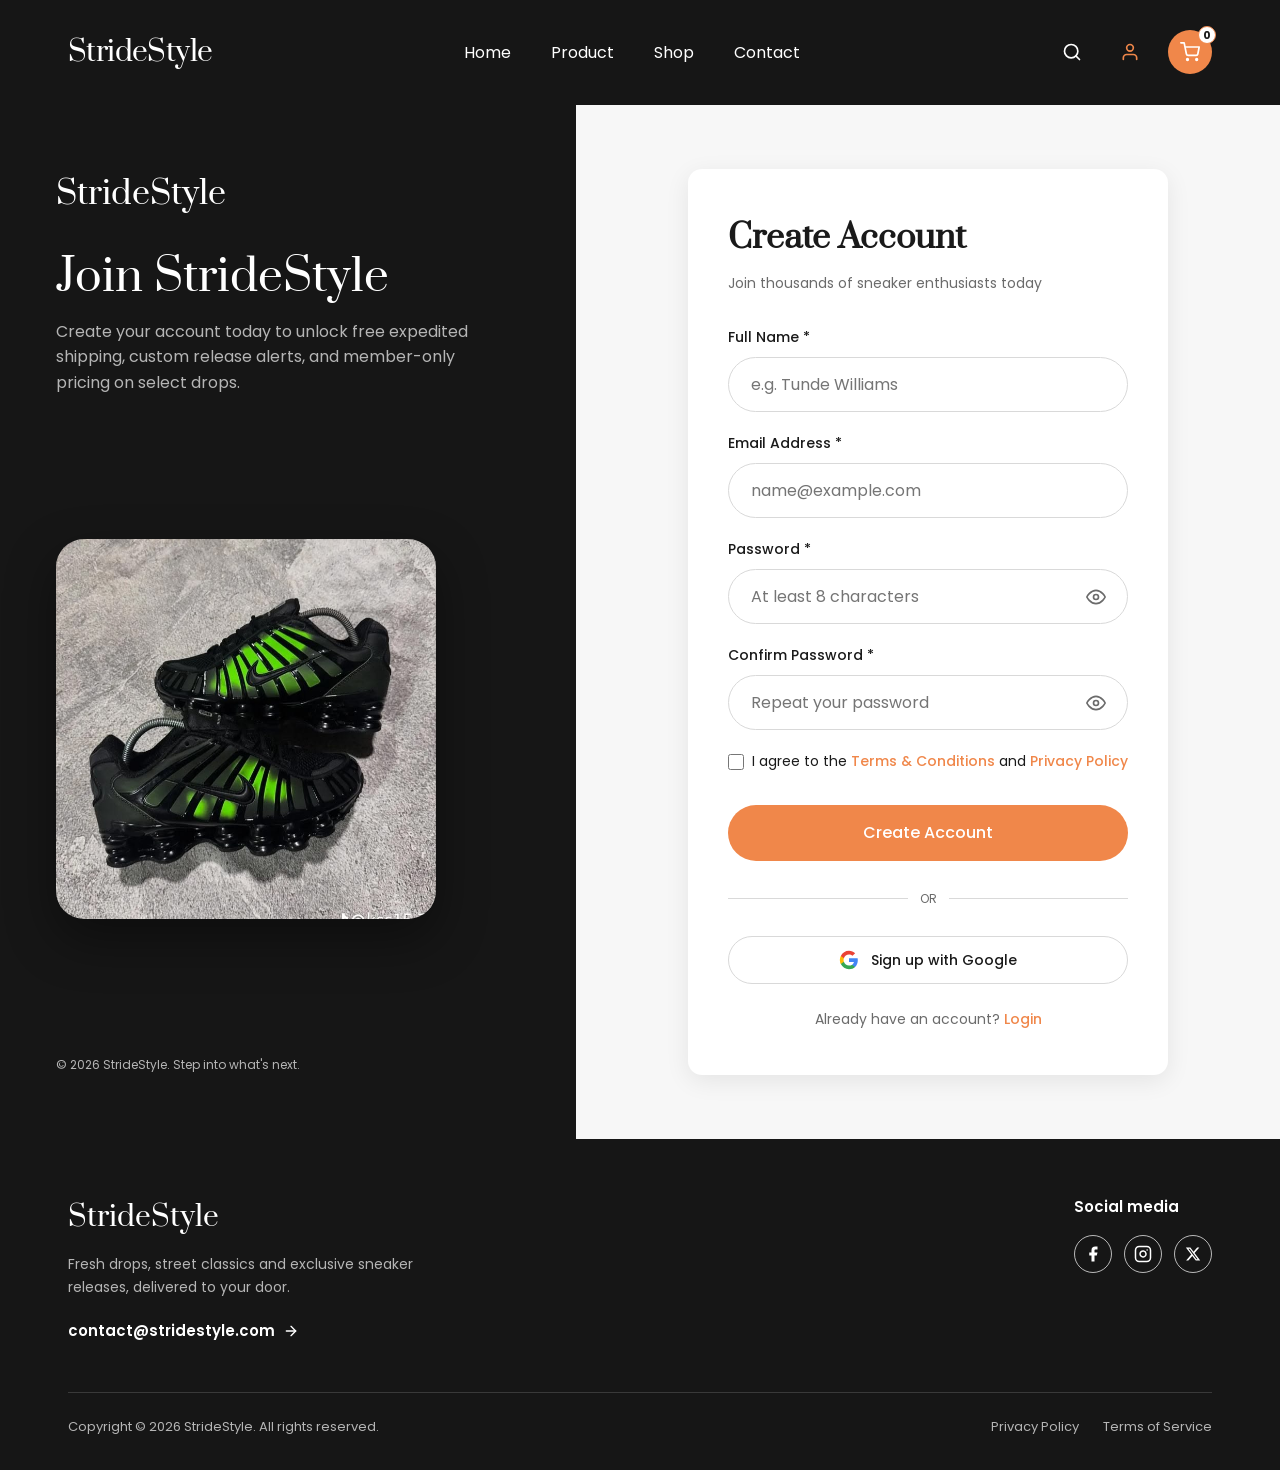
<file: shoe-ecommerce/public/CLIENT/signup.html>
<!DOCTYPE html>
<html lang="en">
<head>
  <meta charset="UTF-8">
  <meta name="viewport" content="width=device-width, initial-scale=1.0">
  <title>Create Account | StrideStyle</title>
  <meta name="description" content="Join StrideStyle to unlock free shipping on orders over ₦150,000, early access to sneaker drops, and member rewards.">

  <link rel="preconnect" href="https://fonts.googleapis.com">
  <link rel="preconnect" href="https://fonts.gstatic.com" crossorigin>
  <link href="https://fonts.googleapis.com/css2?family=Lora:ital,wght@0,400..700;1,400..700&family=Noto+Sans:wght@400..700&family=Poppins:wght@300;400;500;600;700&family=Prata&display=swap" rel="stylesheet">

  <link rel="stylesheet" href="CSS/style.css">
  <link rel="stylesheet" href="CSS/cart.css">
  <link rel="stylesheet" href="CSS/responsive.css">
</head>
<body class="auth-page">

  <input type="checkbox" id="nav-toggle" class="nav-toggle" aria-label="Toggle navigation menu">

  <header class="site-header">
    <div class="container site-header__container">
      <a href="index.html" class="site-header__logo" aria-label="StrideStyle Home">StrideStyle</a>

      <nav class="site-header__nav" aria-label="Main Navigation">
        <a href="index.html" class="site-header__link">Home</a>
        <a href="product.html" class="site-header__link">Product</a>
        <a href="shop.html" class="site-header__link">Shop</a>
        <a href="#contact" class="site-header__link">Contact</a>
      </nav>

      <div class="site-header__actions">
        <a href="shop.html#shop-search" class="site-header__icon-btn" aria-label="Search shoes">
          <svg width="20" height="20" viewBox="0 0 24 24" fill="none" stroke="currentColor" stroke-width="2" stroke-linecap="round" stroke-linejoin="round">
            <circle cx="11" cy="11" r="8"></circle>
            <line x1="21" y1="21" x2="16.65" y2="16.65"></line>
          </svg>
        </a>
        <a href="login.html" class="site-header__icon-btn" aria-label="User Account" style="color: var(--color-primary);">
          <svg width="20" height="20" viewBox="0 0 24 24" fill="none" stroke="currentColor" stroke-width="2" stroke-linecap="round" stroke-linejoin="round">
            <path d="M20 21v-2a4 4 0 0 0-4-4H8a4 4 0 0 0-4 4v2"></path>
            <circle cx="12" cy="7" r="4"></circle>
          </svg>
        </a>
        <a href="cart.html" class="site-header__cart-btn" aria-label="View Shopping Cart">
          <svg width="20" height="20" viewBox="0 0 24 24" fill="none" stroke="currentColor" stroke-width="2" stroke-linecap="round" stroke-linejoin="round">
            <circle cx="9" cy="21" r="1"></circle>
            <circle cx="20" cy="21" r="1"></circle>
            <path d="M1 1h4l2.68 13.39a2 2 0 0 0 2 1.61h9.72a2 2 0 0 0 2-1.61L23 6H6"></path>
          </svg>
          <span class="cart-count" id="cart-count">0</span>
        </a>
        <label for="nav-toggle" class="nav-toggle-label" aria-label="Toggle navigation">
          <svg width="24" height="24" viewBox="0 0 24 24" fill="none" stroke="currentColor" stroke-width="2" stroke-linecap="round" stroke-linejoin="round">
            <line x1="3" y1="12" x2="21" y2="12"></line>
            <line x1="3" y1="6" x2="21" y2="6"></line>
            <line x1="3" y1="18" x2="21" y2="18"></line>
          </svg>
        </label>
      </div>
    </div>
  </header>

  <main class="auth-split-wrapper">
    <div class="auth-brand-side">
      <div>
        <a href="index.html" class="auth-brand-side__logo">StrideStyle</a>
        <h1 class="auth-brand-side__headline">Join StrideStyle</h1>
        <p class="auth-brand-side__text">
          Create your account today to unlock free expedited shipping, custom release alerts, and member-only pricing on select drops.
        </p>
      </div>

      <div class="auth-brand-side__img-card">
        <img src="IMAGES/shoes/nike-shox-tl-volt-green.jpg" alt="Nike Shox TL Volt Green" class="auth-brand-side__img" width="380" height="380">
      </div>

      <p class="auth-brand-side__footer-text">&copy; 2026 StrideStyle. Step into what's next.</p>
    </div>

    <div class="auth-form-side">
      <div class="auth-card">
        <h2 class="auth-card__title">Create Account</h2>
        <p class="auth-card__subtitle">Join thousands of sneaker enthusiasts today</p>

        <form id="signup-form" action="#" method="POST" novalidate>
          <div class="form-group">
            <label for="signup-name" class="form-label">Full Name *</label>
            <input type="text" id="signup-name" name="name" class="form-input" autocomplete="name" required placeholder="e.g. Tunde Williams">
            <p class="form-error" role="alert" hidden>Please provide your full name.</p>
          </div>

          <div class="form-group">
            <label for="signup-email" class="form-label">Email Address *</label>
            <input type="email" id="signup-email" name="email" class="form-input" autocomplete="email" required placeholder="name@example.com">
            <p class="form-error" role="alert" hidden>Please provide a valid email address.</p>
          </div>

          <div class="form-group">
            <label for="signup-password" class="form-label">Password *</label>
            <div class="password-input-wrapper">
              <input type="password" id="signup-password" name="password" class="form-input" autocomplete="new-password" required minlength="8" placeholder="At least 8 characters">
              <button type="button" class="btn-toggle-password js-toggle-password" aria-label="Toggle password visibility">
                <svg width="20" height="20" viewBox="0 0 24 24" fill="none" stroke="currentColor" stroke-width="2" stroke-linecap="round" stroke-linejoin="round">
                  <path d="M1 12s4-8 11-8 11 8 11 8-4 8-11 8-11-8-11-8z"></path>
                  <circle cx="12" cy="12" r="3"></circle>
                </svg>
              </button>
            </div>
            <p class="form-error" role="alert" hidden>Password must be at least 8 characters long.</p>
          </div>

          <div class="form-group">
            <label for="signup-confirm-password" class="form-label">Confirm Password *</label>
            <div class="password-input-wrapper">
              <input type="password" id="signup-confirm-password" name="confirm_password" class="form-input" autocomplete="new-password" required minlength="8" placeholder="Repeat your password">
              <button type="button" class="btn-toggle-password js-toggle-password" aria-label="Toggle password visibility">
                <svg width="20" height="20" viewBox="0 0 24 24" fill="none" stroke="currentColor" stroke-width="2" stroke-linecap="round" stroke-linejoin="round">
                  <path d="M1 12s4-8 11-8 11 8 11 8-4 8-11 8-11-8-11-8z"></path>
                  <circle cx="12" cy="12" r="3"></circle>
                </svg>
              </button>
            </div>
            <p class="form-error" role="alert" hidden>Passwords must match.</p>
          </div>

          <div class="form-group" style="margin-top: 1rem; margin-bottom: 1.75rem;">
            <label class="checkbox-label">
              <input type="checkbox" name="terms" id="terms-agree" required>
              <span>I agree to the <a href="#" class="auth-link">Terms &amp; Conditions</a> and <a href="#" class="auth-link">Privacy Policy</a></span>
            </label>
          </div>

          <button type="submit" class="btn btn--primary" style="width: 100%;">
            Create Account
          </button>

          <p id="auth-message" class="auth-message" role="alert" hidden></p>

          <div class="auth-divider">OR</div>

          <button type="button" id="google-signin-btn" class="btn btn--google">
            <svg width="20" height="20" viewBox="0 0 24 24" aria-hidden="true">
              <path fill="#4285F4" d="M22.56 12.25c0-.78-.07-1.53-.2-2.25H12v4.26h5.92c-.26 1.37-1.04 2.53-2.21 3.31v2.77h3.57c2.08-1.92 3.28-4.74 3.28-8.09z"/>
              <path fill="#34A853" d="M12 23c2.97 0 5.46-.98 7.28-2.66l-3.57-2.77c-.98.66-2.23 1.06-3.71 1.06-2.86 0-5.29-1.93-6.16-4.53H2.18v2.84C3.99 20.53 7.7 23 12 23z"/>
              <path fill="#FBBC05" d="M5.84 14.09c-.22-.66-.35-1.36-.35-2.09s.13-1.43.35-2.09V7.06H2.18C1.43 8.55 1 10.22 1 12s.43 3.45 1.18 4.94l2.85-2.22.81-.63z"/>
              <path fill="#EA4335" d="M12 5.38c1.62 0 3.06.56 4.21 1.64l3.15-3.15C17.45 2.09 14.97 1 12 1 7.7 1 3.99 3.47 2.18 7.06l3.66 2.84c.87-2.6 3.3-4.52 6.16-4.52z"/>
            </svg>
            <span>Sign up with Google</span>
          </button>

          <p class="auth-switch-text">
            Already have an account? <a href="login.html" class="auth-link">Login</a>
          </p>
        </form>
      </div>
    </div>
  </main>

  <footer class="site-footer site-footer--compact" id="contact">
    <div class="container">
      <div class="site-footer__main">
        <div class="site-footer__brand">
          <a href="index.html" class="site-footer__logo">StrideStyle</a>
          <p class="site-footer__desc">
            Fresh drops, street classics and exclusive sneaker releases, delivered to your door.
          </p>
          <a href="mailto:contact@stridestyle.com" class="site-footer__email">
            contact@stridestyle.com
            <svg width="16" height="16" viewBox="0 0 24 24" fill="none" stroke="currentColor" stroke-width="2" stroke-linecap="round" stroke-linejoin="round">
              <path d="M5 12h14"></path>
              <path d="M12 5l7 7-7 7"></path>
            </svg>
          </a>
        </div>

        <div class="site-footer__social">
          <h3 class="site-footer__social-label">Social media</h3>
          <div class="site-footer__social-icons">
            <a href="https://facebook.com" class="site-footer__social-icon" aria-label="Facebook" target="_blank" rel="noopener">
              <svg width="18" height="18" viewBox="0 0 24 24" fill="currentColor">
                <path d="M18 2h-3a5 5 0 0 0-5 5v3H7v4h3v8h4v-8h3l1-4h-4V7a1 1 0 0 1 1-1h3z"></path>
              </svg>
            </a>
            <a href="https://instagram.com" class="site-footer__social-icon" aria-label="Instagram" target="_blank" rel="noopener">
              <svg width="18" height="18" viewBox="0 0 24 24" fill="none" stroke="currentColor" stroke-width="2" stroke-linecap="round" stroke-linejoin="round">
                <rect x="2" y="2" width="20" height="20" rx="5" ry="5"></rect>
                <path d="M16 11.37A4 4 0 1 1 12.63 8 4 4 0 0 1 16 11.37z"></path>
                <line x1="17.5" y1="6.5" x2="17.51" y2="6.5"></line>
              </svg>
            </a>
            <a href="https://x.com" class="site-footer__social-icon" aria-label="X Twitter" target="_blank" rel="noopener">
              <svg width="16" height="16" viewBox="0 0 24 24" fill="currentColor">
                <path d="M18.244 2.25h3.308l-7.227 8.26 8.502 11.24H16.17l-5.214-6.817L4.99 21.75H1.68l7.73-8.835L1.254 2.25H8.08l4.713 6.231zm-1.161 17.52h1.833L7.084 4.126H5.117z"></path>
              </svg>
            </a>
          </div>
        </div>
      </div>

      <hr class="site-footer__divider">

      <div class="site-footer__bottom">
        <p class="site-footer__copyright">Copyright &copy; 2026 StrideStyle. All rights reserved.</p>
        <div class="site-footer__links">
          <a href="#">Privacy Policy</a>
          <a href="#">Terms of Service</a>
        </div>
      </div>
    </div>
  </footer>

  <script type="module" src="JS/cart.js"></script>
  <script src="JS/auth.js"></script>
</body>
</html>
</file>
<file: shoe-ecommerce/public/CLIENT/CSS/style.css>
:root {
  --color-bg-dark: #161616;              /* header, hero, footer, admin sidebar */
  --color-bg-light: #F7F7F7;             /* light sections behind cards */
  --color-white: #FFFFFF;
  --color-text: #1A1A1A;
  --color-text-muted: #6B6B6B;
  --color-text-on-dark: #FFFFFF;
  --color-text-on-dark-muted: #B5B5B5;
  --color-primary: #F0874A;              /* orange: buttons, arrows, accents, newsletter title */
  --color-primary-hover: #DB7131;
  --color-border: #D9D9D9;

  --tile-gray: #BDBDBD;
  --tile-gray-dark: #808080;
  --tile-gray-mid: #8A8A8A;
  --tile-beige: #E6DDD1;
  --tile-peach: #F2B79B;
  --tile-pink: #FFB8C6;
  --tile-mint: #BDEAD3;
  --tile-blush: #EEDDD0;
  --tile-cream: #FDE7C0;
  --tile-sky: #A5BEFF;
  --tile-tan: #E6B8A0;

  --font-heading: "Prata", "Playfair Display", Georgia, serif;
  --font-product: "Lora", "Noto Sans", Georgia, serif;
  --font-body: "Poppins", "Noto Sans", Arial, sans-serif;

  --fs-hero: clamp(2.75rem, 6.5vw, 5.75rem); /* hero H1 */
  --fs-h2: clamp(2rem, 3.6vw, 3.25rem);       /* section headings */
  --fs-h3: clamp(1.25rem, 1.8vw, 1.6rem);
  --fs-product: 1.125rem;                     /* ~18px */
  --fs-body: 1rem;                            /* 16px */
  --fs-small: 0.875rem;                       /* 14px */
  --fs-tiny: 0.75rem;                         /* 12px */

  --space-1: 0.5rem;
  --space-2: 1rem;
  --space-3: 1.5rem;
  --space-4: 2.5rem;
  --space-5: 4rem;
  --space-6: 6rem;

  --radius-sm: 8px;
  --radius-md: 14px;
  --radius-lg: 28px;
  --radius-pill: 999px;

  --shadow-card: 0 18px 50px rgba(0, 0, 0, 0.10);
  --shadow-soft: 0 6px 24px rgba(0, 0, 0, 0.08);

  --container: 1288px;
  --gutter: clamp(1.25rem, 5.3vw, 4.75rem);
}

*,
*::before,
*::after {
  box-sizing: border-box;
  margin: 0;
  padding: 0;
}

html {
  font-size: 16px;
  scroll-behavior: smooth;
  -webkit-text-size-adjust: 100%;
}

body {
  font-family: var(--font-body);
  font-size: var(--fs-body);
  line-height: 1.6;
  color: var(--color-text);
  background-color: var(--color-white);
  overflow-x: clip;
}

img,
picture,
svg {
  display: block;
  max-width: 100%;
}

input,
button,
textarea,
select {
  font: inherit;
}

a {
  color: inherit;
  text-decoration: none;
}

button {
  background: none;
  border: none;
  cursor: pointer;
}

ul,
ol {
  list-style: none;
}

:focus-visible {
  outline: 2px solid var(--color-primary);
  outline-offset: 3px;
}

.container {
  width: 100%;
  max-width: var(--container);
  margin-left: auto;
  margin-right: auto;
  padding-left: var(--gutter);
  padding-right: var(--gutter);
}

.section-light {
  background-color: var(--color-bg-light);
  padding-top: var(--space-6);
  padding-bottom: var(--space-6);
}

.section-white {
  background-color: var(--color-white);
  padding-top: var(--space-6);
  padding-bottom: var(--space-6);
}

.surface-card {
  background-color: var(--color-white);
  border-radius: var(--radius-md);
  box-shadow: var(--shadow-soft);
  padding: 2rem;
}

.visually-hidden {
  position: absolute;
  width: 1px;
  height: 1px;
  padding: 0;
  margin: -1px;
  overflow: hidden;
  clip: rect(0, 0, 0, 0);
  white-space: nowrap;
  border: 0;
}

.btn {
  display: inline-flex;
  align-items: center;
  justify-content: center;
  gap: 0.5rem;
  font-family: var(--font-body);
  font-weight: 500;
  border-radius: var(--radius-pill);
  transition: background-color 0.25s ease, transform 0.2s ease, border-color 0.25s ease, color 0.25s ease;
  white-space: nowrap;
  cursor: pointer;
  text-decoration: none;
}

.btn--primary {
  background-color: var(--color-primary);
  color: var(--color-white);
  padding: 0 2.5rem;
  height: 56px;
  font-size: var(--fs-body);
  border: none;
}

.btn--primary:hover {
  background-color: var(--color-primary-hover);
  transform: translateY(-1px);
}

.btn--primary-sm {
  background-color: var(--color-primary);
  color: var(--color-white);
  padding: 0 1.75rem;
  height: 46px;
  font-size: var(--fs-small);
  border: none;
}

.btn--primary-sm:hover {
  background-color: var(--color-primary-hover);
}

.btn--outline {
  background-color: transparent;
  color: var(--color-text);
  border: 1px solid var(--color-border);
  border-radius: var(--radius-pill);
  height: 48px;
  width: 100%;
  padding: 0 1.5rem;
  font-size: var(--fs-small);
  font-weight: 500;
}

.btn--outline:hover {
  background-color: var(--color-primary);
  color: var(--color-white);
  border-color: var(--color-primary);
}

.btn--ghost {
  background-color: rgba(0, 0, 0, 0.45);
  border: 1px solid rgba(255, 255, 255, 0.85);
  color: var(--color-white);
  padding: 0.5rem 0.625rem 0.5rem 1.5rem;
  border-radius: var(--radius-pill);
  font-size: 0.9375rem;
  font-weight: 500;
  display: inline-flex;
  align-items: center;
  gap: 0.875rem;
  backdrop-filter: blur(4px);
  transition: background-color 0.2s ease, border-color 0.2s ease;
}

.btn--ghost:hover {
  background-color: rgba(0, 0, 0, 0.7);
  border-color: var(--color-primary);
}

.btn--ghost-icon {
  width: 32px;
  height: 32px;
  background-color: var(--color-primary);
  border-radius: 50%;
  display: flex;
  align-items: center;
  justify-content: center;
  color: var(--color-white);
}

.link-arrow {
  color: var(--color-primary);
  font-family: var(--font-body);
  font-weight: 500;
  font-size: 1rem;
  display: inline-flex;
  align-items: center;
  gap: 0.5rem;
  text-decoration: none;
  transition: gap 0.25s ease, color 0.2s ease;
}

.link-arrow svg {
  transition: transform 0.25s ease;
}

.link-arrow:hover {
  color: var(--color-primary-hover);
  gap: 0.75rem;
}

.link-arrow:hover svg {
  transform: translateX(3px);
}

.slider-arrows {
  display: inline-flex;
  align-items: center;
  gap: 0.75rem;
}

.slider-arrow {
  width: 42px;
  height: 42px;
  border-radius: 50%;
  display: inline-flex;
  align-items: center;
  justify-content: center;
  cursor: pointer;
  transition: all 0.2s ease;
}

.slider-arrow--prev {
  background: transparent;
  border: 1.5px solid var(--color-primary);
  color: var(--color-primary);
}

.slider-arrow--prev:hover {
  background-color: rgba(240, 135, 74, 0.1);
  transform: scale(1.05);
}

.slider-arrow--next {
  background-color: var(--color-primary);
  border: 1.5px solid var(--color-primary);
  color: var(--color-white);
}

.slider-arrow--next:hover {
  background-color: var(--color-primary-hover);
  border-color: var(--color-primary-hover);
  transform: scale(1.05);
}

.form-group {
  margin-bottom: 1.25rem;
}

.form-label {
  display: block;
  font-family: var(--font-body);
  font-size: var(--fs-small);
  font-weight: 500;
  color: var(--color-text);
  margin-bottom: 0.5rem;
}

.form-input,
.form-select,
.form-textarea {
  width: 100%;
  font-family: var(--font-body);
  font-size: var(--fs-body);
  color: var(--color-text);
  background-color: var(--color-white);
  border: 1px solid var(--color-border);
  border-radius: var(--radius-pill);
  padding: 0.875rem 1.375rem;
  transition: border-color 0.2s ease, box-shadow 0.2s ease;
}

.form-textarea {
  border-radius: var(--radius-md);
  resize: vertical;
  min-height: 120px;
}

.form-input:focus,
.form-select:focus,
.form-textarea:focus {
  outline: none;
  border-color: var(--color-primary);
  box-shadow: 0 0 0 3px rgba(240, 135, 74, 0.18);
}

.form-error {
  color: #D32F2F;
  font-size: var(--fs-tiny);
  margin-top: 0.375rem;
}

.form-input.is-invalid {
  border-color: #D32F2F;
}

.product-card {
  display: flex;
  flex-direction: column;
  background: transparent;
  position: relative;
  border: none;
}

.product-card__media {
  width: 100%;
  aspect-ratio: 5 / 6;
  border-radius: var(--radius-md);
  overflow: hidden;
  position: relative;
  display: flex;
  align-items: center;
  justify-content: center;
}

.product-badge {
  position: absolute;
  top: 0.75rem;
  left: 0.75rem;
  background-color: var(--color-primary);
  color: var(--color-white);
  font-family: var(--font-body);
  font-size: var(--fs-tiny);
  font-weight: 600;
  text-transform: uppercase;
  letter-spacing: 0.05em;
  padding: 0.25rem 0.625rem;
  border-radius: var(--radius-pill);
  z-index: 3;
  line-height: 1.2;
}

.tile-gray       { background-color: var(--tile-gray); }
.tile-gray-dark  { background-color: var(--tile-gray-dark); }
.tile-gray-mid   { background-color: var(--tile-gray-mid); }
.tile-beige      { background-color: var(--tile-beige); }
.tile-peach      { background-color: var(--tile-peach); }
.tile-pink       { background-color: var(--tile-pink); }
.tile-mint       { background-color: var(--tile-mint); }
.tile-blush      { background-color: var(--tile-blush); }
.tile-cream      { background-color: var(--tile-cream); }
.tile-sky        { background-color: var(--tile-sky); }
.tile-tan        { background-color: var(--tile-tan); }

.product-card__img {
  width: 100%;
  height: 100%;
  object-fit: cover;
  transition: transform 0.4s ease;
}

.product-card__img--cutout {
  width: 100%;
  height: 100%;
  object-fit: contain;
  mix-blend-mode: multiply;
  padding: 8%;
  transition: transform 0.4s ease;
}

.product-card:hover .product-card__img,
.product-card:hover .product-card__img--cutout {
  transform: scale(1.04);
}

.product-card__caption {
  display: flex;
  justify-content: space-between;
  align-items: baseline;
  gap: 0.75rem;
  margin-top: 0.875rem;
  margin-bottom: 0.75rem;
}

.product-card__name {
  font-family: var(--font-product);
  font-size: var(--fs-product);
  font-weight: 400;
  color: var(--color-text);
  line-height: 1.3;
}

.product-card__name a {
  color: inherit;
  text-decoration: none;
  transition: color 0.2s ease;
}

.product-card__name a:hover {
  color: var(--color-primary);
}

.product-card__price {
  font-family: var(--font-product);
  font-weight: 700;
  font-size: var(--fs-product);
  color: var(--color-text);
  white-space: nowrap;
  text-align: right;
}

.product-card__action {
  margin-top: auto;
}

.section-head {
  display: flex;
  justify-content: space-between;
  align-items: center;
  margin-bottom: 2.5rem;
}

.section-head__title {
  font-family: var(--font-heading);
  font-size: var(--fs-h2);
  font-weight: 400;
  color: var(--color-text);
  line-height: 1.15;
}

.nav-toggle {
  display: none;
}

.site-header {
  background-color: var(--color-bg-dark);
  padding: 1.875rem 0;
  position: relative;
  z-index: 100;
}

.site-header__container {
  display: flex;
  align-items: center;
  justify-content: space-between;
}

.site-header__logo {
  font-family: var(--font-heading);
  font-size: 1.75rem;
  color: var(--color-white);
  text-decoration: none;
  letter-spacing: -0.02em;
}

.site-header__nav {
  display: flex;
  align-items: center;
  gap: 2.5rem;
}

.site-header__link {
  font-family: var(--font-body);
  font-size: 1rem;
  font-weight: 400;
  color: var(--color-white);
  text-decoration: none;
  transition: color 0.2s ease;
  padding: 0.25rem 0;
}

.site-header__link:hover,
.site-header__link[aria-current="page"] {
  color: var(--color-primary);
}

.site-header__actions {
  display: flex;
  align-items: center;
  gap: 1.125rem;
}

.site-header__icon-btn {
  color: var(--color-white);
  display: inline-flex;
  align-items: center;
  justify-content: center;
  width: 40px;
  height: 40px;
  border-radius: 50%;
  transition: color 0.2s ease, transform 0.2s ease;
}

.site-header__icon-btn:hover {
  color: var(--color-primary);
  transform: scale(1.08);
}

.site-header__cart-btn {
  width: 44px;
  height: 44px;
  border-radius: 50%;
  background-color: var(--color-primary);
  display: inline-flex;
  align-items: center;
  justify-content: center;
  color: var(--color-white);
  position: relative;
  text-decoration: none;
  transition: background-color 0.2s ease, transform 0.2s ease;
}

.site-header__cart-btn:hover {
  background-color: var(--color-primary-hover);
  transform: scale(1.05);
}

.cart-count {
  position: absolute;
  top: -4px;
  right: -4px;
  background-color: var(--color-white);
  color: var(--color-text);
  font-size: 0.6875rem;
  font-weight: 700;
  width: 18px;
  height: 18px;
  border-radius: 50%;
  display: flex;
  align-items: center;
  justify-content: center;
  border: 1.5px solid var(--color-primary);
}

.nav-toggle-label {
  display: none;
  width: 44px;
  height: 44px;
  align-items: center;
  justify-content: center;
  cursor: pointer;
  color: var(--color-white);
}

.page-title-band {
  background-color: var(--color-bg-dark);
  padding: 3rem 0 4.25rem;
  color: var(--color-white);
  position: relative;
  overflow: hidden;
}

.page-title-band::after {
  content: "";
  position: absolute;
  top: -40px;
  right: -40px;
  width: 320px;
  height: 320px;
  border-radius: 50%;
  background: radial-gradient(circle, rgba(240, 135, 74, 0.18) 0%, rgba(240, 135, 74, 0) 70%);
  pointer-events: none;
}

.breadcrumb {
  display: flex;
  align-items: center;
  gap: 0.5rem;
  font-family: var(--font-body);
  font-size: 0.8125rem;
  color: var(--color-text-on-dark-muted);
  margin-bottom: 0.875rem;
}

.breadcrumb a {
  color: inherit;
  text-decoration: none;
  transition: color 0.2s ease;
}

.breadcrumb a:hover {
  color: var(--color-white);
}

.breadcrumb-separator {
  opacity: 0.5;
}

.page-title-band__title {
  font-family: var(--font-heading);
  font-size: clamp(2.25rem, 4.5vw, 3.5rem);
  font-weight: 400;
  color: var(--color-white);
  line-height: 1.15;
  margin-bottom: 0.5rem;
}

.page-title-band__desc {
  font-family: var(--font-body);
  font-size: 0.9375rem;
  color: var(--color-text-on-dark-muted);
  max-width: 580px;
}

.newsletter-wrapper {
  position: relative;
  z-index: 20;
  margin-top: -5rem;
  margin-bottom: -5.5rem;
}

.newsletter {
  background-color: var(--color-white);
  border-radius: var(--radius-sm);
  box-shadow: var(--shadow-card);
  width: 74%;
  max-width: 1070px;
  margin-left: auto;
  margin-right: auto;
  padding: 3rem 3.5rem;
  display: flex;
  justify-content: space-between;
  align-items: center;
  gap: 2rem;
}

.newsletter__info {
  flex: 1;
}

.newsletter__title {
  font-family: var(--font-heading);
  font-size: clamp(1.75rem, 2.75vw, 2.75rem);
  font-weight: 400;
  color: var(--color-primary);
  line-height: 1.15;
  margin-bottom: 0.5rem;
}

.newsletter__text {
  font-family: var(--font-body);
  font-size: 0.875rem;
  color: var(--color-text-muted);
}

.newsletter__form {
  display: flex;
  align-items: center;
  gap: 0.75rem;
}

.newsletter__input {
  border-radius: var(--radius-pill);
  border: 1px solid var(--color-border);
  padding: 0.875rem 1.5rem;
  font-family: var(--font-body);
  font-size: var(--fs-small);
  min-width: 280px;
  background-color: var(--color-white);
  color: var(--color-text);
  transition: border-color 0.2s ease;
}

.newsletter__input:focus {
  outline: none;
  border-color: var(--color-primary);
}

.newsletter__btn {
  background-color: var(--color-primary);
  color: var(--color-white);
  border: none;
  border-radius: var(--radius-pill);
  padding: 0.875rem 2rem;
  font-family: var(--font-body);
  font-size: var(--fs-small);
  font-weight: 500;
  cursor: pointer;
  white-space: nowrap;
  transition: background-color 0.2s ease, transform 0.2s ease;
}

.newsletter__btn:hover {
  background-color: var(--color-primary-hover);
  transform: translateY(-1px);
}

.site-footer {
  background-color: var(--color-bg-dark);
  color: var(--color-white);
  padding-top: 8.5rem;
  padding-bottom: 2rem;
  position: relative;
}

.site-footer--compact {
  padding-top: 3.5rem;
}

.site-footer__main {
  display: flex;
  justify-content: space-between;
  align-items: flex-start;
  margin-bottom: 3rem;
}

.site-footer__brand {
  max-width: 380px;
}

.site-footer__logo {
  font-family: var(--font-heading);
  font-size: 1.75rem;
  color: var(--color-white);
  text-decoration: none;
  display: inline-block;
  margin-bottom: 0.875rem;
}

.site-footer__desc {
  font-family: var(--font-body);
  font-size: 0.875rem;
  color: var(--color-text-on-dark-muted);
  line-height: 1.6;
  margin-bottom: 1.25rem;
}

.site-footer__email {
  font-family: var(--font-body);
  font-size: 0.9375rem;
  font-weight: 600;
  color: var(--color-white);
  display: inline-flex;
  align-items: center;
  gap: 0.5rem;
  transition: color 0.2s ease;
}

.site-footer__email:hover {
  color: var(--color-primary);
}

.site-footer__social-label {
  font-family: var(--font-body);
  font-size: 0.9375rem;
  font-weight: 600;
  color: var(--color-white);
  margin-bottom: 1rem;
}

.site-footer__social-icons {
  display: flex;
  align-items: center;
  gap: 0.75rem;
}

.site-footer__social-icon {
  width: 38px;
  height: 38px;
  border-radius: 50%;
  border: 1px solid rgba(255, 255, 255, 0.7);
  display: inline-flex;
  align-items: center;
  justify-content: center;
  color: var(--color-white);
  transition: border-color 0.2s ease, color 0.2s ease, transform 0.2s ease;
}

.site-footer__social-icon:hover {
  border-color: var(--color-primary);
  color: var(--color-primary);
  transform: translateY(-2px);
}

.site-footer__divider {
  border: none;
  border-top: 1px solid rgba(255, 255, 255, 0.15);
  margin-bottom: 1.5rem;
}

.site-footer__bottom {
  display: flex;
  justify-content: space-between;
  align-items: center;
  font-family: var(--font-body);
  font-size: 0.8125rem;
  color: var(--color-text-on-dark-muted);
}

.site-footer__links {
  display: flex;
  align-items: center;
  gap: 1.5rem;
}

.site-footer__links a {
  color: inherit;
  transition: color 0.2s ease;
}

.site-footer__links a:hover {
  color: var(--color-white);
}

.hero {
  background-color: var(--color-bg-dark);
  padding-top: 3rem;
  padding-bottom: 9rem; /* extra space so pill strip can overlap cleanly */
  position: relative;
  overflow: hidden;
}

.hero__container {
  display: flex;
  align-items: center;
  justify-content: space-between;
  gap: 2.5rem;
}

.hero__content {
  flex: 0 0 54%;
  max-width: 620px;
}

.hero__title {
  font-family: var(--font-heading);
  font-size: var(--fs-hero);
  font-weight: 400;
  color: var(--color-white);
  line-height: 1.08;
  margin-bottom: 1.5rem;
}

.hero__pill {
  display: inline-block;
  padding: 0.35rem 0.875rem;
  border: 1px solid var(--color-primary);
  color: var(--color-primary);
  border-radius: var(--radius-pill);
  font-family: var(--font-body);
  font-size: var(--fs-tiny);
  font-weight: 600;
  text-transform: uppercase;
  letter-spacing: 0.1em;
  margin-bottom: 1rem;
}

.hero__text {
  font-family: var(--font-body);
  font-size: 1.0625rem;
  color: var(--color-text-on-dark-muted);
  max-width: 520px;
  line-height: 1.6;
  margin-bottom: 2.25rem;
}

.hero__actions {
  display: flex;
  align-items: center;
  gap: 2.25rem;
}

.hero__media {
  flex: 0 0 42%;
  display: flex;
  justify-content: flex-end;
}

.hero__card {
  width: 100%;
  max-width: 480px;
  aspect-ratio: 1 / 1;
  border-radius: var(--radius-lg);
  overflow: hidden;
  position: relative;
  box-shadow: 0 24px 60px rgba(240, 135, 74, 0.28);
  background-color: #261f1b;
}

.hero__card-caption {
  position: absolute;
  bottom: 0;
  left: 0;
  right: 0;
  display: flex;
  align-items: center;
  justify-content: space-between;
  padding: 1.25rem 1.5rem;
  background: linear-gradient(180deg, rgba(0, 0, 0, 0) 0%, rgba(18, 18, 18, 0.88) 60%, rgba(18, 18, 18, 0.96) 100%);
  color: var(--color-white);
  z-index: 2;
}

.hero__card-name {
  font-family: var(--font-product);
  font-size: 1rem;
  font-weight: 500;
}

.hero__card-price {
  font-family: var(--font-product);
  font-size: 1.125rem;
  font-weight: 700;
  color: var(--color-primary);
}

.hero__img {
  width: 100%;
  height: 100%;
  object-fit: cover;
  transform: scale(1.02);
}

.featured-strip-wrapper {
  position: relative;
  z-index: 25;
  margin-top: -6rem;
  margin-bottom: 6rem;
}

.featured-pill {
  border-radius: var(--radius-pill);
  aspect-ratio: 3.3 / 1;
  border: 16px solid var(--color-white);
  box-shadow: var(--shadow-card);
  background-color: #1a1a1a;
  display: flex;
  position: relative;
  overflow: hidden;
}

.featured-pill__cell {
  flex: 1;
  height: 100%;
  overflow: hidden;
  position: relative;
}

.featured-pill__img {
  width: 100%;
  height: 100%;
  object-fit: cover;
  transition: transform 0.4s ease;
}

.featured-pill:hover .featured-pill__img {
  transform: scale(1.03);
}

.featured-pill__play-btn {
  position: absolute;
  top: 50%;
  left: 50%;
  transform: translate(-50%, -50%);
  z-index: 10;
  width: 76px;
  height: 76px;
  border-radius: 50%;
  background-color: rgba(0, 0, 0, 0.45);
  backdrop-filter: blur(4px);
  display: flex;
  align-items: center;
  justify-content: center;
  border: none;
  cursor: pointer;
  transition: transform 0.25s ease, background-color 0.25s ease;
}

.featured-pill__play-btn:hover {
  transform: translate(-50%, -50%) scale(1.08);
  background-color: rgba(0, 0, 0, 0.65);
}

.featured-pill__play-icon {
  width: 54px;
  height: 54px;
  border-radius: 50%;
  background-color: var(--color-primary);
  display: flex;
  align-items: center;
  justify-content: center;
  color: var(--color-white);
  padding-left: 3px;
  transition: background-color 0.2s ease;
}

.featured-pill__play-btn:hover .featured-pill__play-icon {
  background-color: var(--color-primary-hover);
}

.collections-section {
  background-color: var(--color-bg-light);
  padding-top: var(--space-6);
  padding-bottom: var(--space-6);
}

.collections-grid {
  display: grid;
  grid-template-columns: repeat(12, 1fr);
  grid-auto-rows: min-content;
  gap: 24px;
  align-items: start;
}

.collection-tall-col {
  grid-column: 1 / span 3;
  display: flex;
  flex-direction: column;
}

.collection-tall-card {
  display: flex;
  flex-direction: column;
}

.collection-tall-card__media {
  width: 100%;
  aspect-ratio: 3 / 4;
  border-radius: var(--radius-md);
  background-color: var(--tile-tan);
  overflow: hidden;
}

.collection-tall-card__img {
  width: 100%;
  height: 100%;
  object-fit: cover;
  transition: transform 0.4s ease;
}

.collection-tall-card:hover .collection-tall-card__img {
  transform: scale(1.04);
}

.collection-tall-card__info {
  margin-top: 1rem;
}

.collection-tall-card__row-1 {
  display: flex;
  justify-content: space-between;
  align-items: baseline;
  margin-bottom: 0.25rem;
}

.collection-tall-card__name {
  font-family: var(--font-product);
  font-size: 1.125rem;
  color: var(--color-text);
}

.collection-tall-card__name a {
  color: inherit;
  text-decoration: none;
  transition: color 0.2s ease;
}

.collection-tall-card__name a:hover {
  color: var(--color-primary);
}

.collection-tall-card__tag {
  font-family: var(--font-body);
  font-size: 0.8125rem;
  color: var(--color-text-muted);
}

.collection-tall-card__price {
  font-family: var(--font-product);
  font-size: 1.125rem;
  font-weight: 700;
  color: var(--color-text);
  margin-bottom: 1rem;
}

.collection-tall-card__btn {
  max-width: 180px;
}

.collection-center-col {
  grid-column: 4 / span 5;
  display: flex;
  flex-direction: column;
}

.collection-center-head {
  display: flex;
  justify-content: space-between;
  align-items: flex-end;
  margin-bottom: 1.5rem;
}

.collection-center-head .section-head__title {
  margin-bottom: 0;
}

.collection-feature-tile {
  width: 100%;
  aspect-ratio: 1.6 / 1;
  border-radius: var(--radius-md);
  background-color: var(--tile-cream);
  overflow: hidden;
  display: flex;
  align-items: center;
  justify-content: center;
}

.collection-feature-img {
  width: 90%;
  height: 90%;
  object-fit: contain;
  mix-blend-mode: multiply;
  transition: transform 0.4s ease;
}

.collection-feature-tile:hover .collection-feature-img {
  transform: scale(1.05);
}

.collection-bottom-row {
  grid-column: 4 / -1;
  display: flex;
  align-items: center;
  justify-content: flex-end;
  gap: 2.5rem;
  margin-top: 0.5rem;
}

.collection-right-col {
  grid-column: 9 / span 4;
  display: flex;
  flex-direction: column;
}

.collection-blue-tile {
  width: 100%;
  aspect-ratio: 0.85 / 1;
  border-radius: var(--radius-md);
  background-color: var(--tile-sky);
  overflow: hidden;
  display: flex;
  align-items: center;
  justify-content: center;
}

.collection-blue-img {
  width: 88%;
  height: 88%;
  object-fit: contain;
  mix-blend-mode: multiply;
  transition: transform 0.4s ease;
}

.collection-blue-tile:hover .collection-blue-img {
  transform: scale(1.05);
}

.collection-small-tile {
  width: 130px;
  height: 130px;
  border-radius: var(--radius-md);
  background-color: var(--tile-peach);
  overflow: hidden;
  flex-shrink: 0;
}

.collection-small-img {
  width: 100%;
  height: 100%;
  object-fit: cover;
  transition: transform 0.4s ease;
}

.collection-small-tile:hover .collection-small-img {
  transform: scale(1.06);
}

.prespring-section {
  background-color: var(--color-white);
  padding-top: var(--space-6);
  padding-bottom: var(--space-6);
}

.prespring-grid {
  display: grid;
  grid-template-columns: 1fr 1fr;
  gap: 24px;
  align-items: stretch;
}

.prespring-col--left {
  display: flex;
}

.prespring-tall-box {
  width: 100%;
  height: 100%;
  min-height: 520px;
  border-radius: var(--radius-sm);
  overflow: hidden;
}

.prespring-tall-img {
  width: 100%;
  height: 100%;
  object-fit: cover;
  transition: transform 0.4s ease;
}

.prespring-tall-box:hover .prespring-tall-img {
  transform: scale(1.03);
}

.prespring-col--right {
  display: flex;
  flex-direction: column;
  justify-content: space-between;
  gap: 2rem;
}

.prespring-content {
  padding-right: 2rem;
}

.prespring-content .section-head__title {
  margin-bottom: 1.25rem;
}

.prespring-text {
  font-family: var(--font-body);
  font-size: 0.9375rem;
  color: var(--color-text-muted);
  line-height: 1.6;
  max-width: 460px;
  margin-bottom: 1.75rem;
}

.prespring-wide-box {
  width: 100%;
  aspect-ratio: 1.6 / 1;
  border-radius: var(--radius-sm);
  overflow: hidden;
}

.prespring-wide-img {
  width: 100%;
  height: 100%;
  object-fit: cover;
  transition: transform 0.4s ease;
}

.prespring-wide-box:hover .prespring-wide-img {
  transform: scale(1.03);
}

.products-section {
  background-color: var(--color-bg-light);
  padding-top: var(--space-6);
  padding-bottom: var(--space-6);
}

.products-grid {
  display: grid;
  grid-template-columns: repeat(4, 1fr);
  gap: 24px;
}

.products-grid--slider {
  display: flex;
  gap: 24px;
  overflow-x: auto;
  scroll-snap-type: x mandatory;
  scroll-behavior: smooth;
  scrollbar-width: none;
  -ms-overflow-style: none;
}

.products-grid--slider::-webkit-scrollbar {
  display: none;
}

.products-grid--slider .product-card {
  flex: 0 0 calc((100% - 72px) / 4);
  scroll-snap-align: start;
}

.trust-strip {
  background-color: var(--color-white);
  border-top: 1px solid var(--color-border);
  border-bottom: 1px solid var(--color-border);
  padding: 1.75rem 0;
}

.trust-strip__container {
  display: grid;
  grid-template-columns: repeat(4, 1fr);
  gap: 1.5rem;
  align-items: center;
}

.trust-strip__item {
  display: flex;
  align-items: center;
  justify-content: center;
  gap: 0.875rem;
  text-align: left;
}

.trust-strip__icon {
  color: var(--color-primary);
  flex-shrink: 0;
}

.trust-strip__text {
  font-family: var(--font-body);
  font-size: var(--fs-small);
  font-weight: 600;
  color: var(--color-text);
  line-height: 1.3;
}

.promo-banner-section {
  padding-top: var(--space-6);
  padding-bottom: var(--space-6);
  background-color: var(--color-white);
}

.promo-banner {
  position: relative;
  width: 100%;
  height: clamp(380px, 48vw, 744px);
  overflow: hidden;
  display: flex;
  align-items: flex-end;
  padding-bottom: clamp(2.5rem, 5vw, 4.5rem);
}

.promo-banner__bg {
  position: absolute;
  inset: 0;
  width: 100%;
  height: 100%;
  object-fit: cover;
  z-index: 1;
}

.promo-banner__overlay {
  position: absolute;
  inset: 0;
  background: linear-gradient(180deg, rgba(0, 0, 0, 0.35) 0%, rgba(0, 0, 0, 0.65) 100%);
  z-index: 2;
}

.promo-marquee {
  position: relative;
  z-index: 5;
  width: 100%;
  overflow: hidden;
  white-space: nowrap;
}

.promo-marquee__track {
  display: inline-flex;
  align-items: center;
  gap: 3.5rem;
  animation: promo-marquee-scroll 32s linear infinite;
  will-change: transform;
}

.promo-marquee__item {
  display: inline-flex;
  align-items: center;
  gap: 1.5rem;
}

.promo-marquee__text {
  font-family: var(--font-body);
  font-size: clamp(1.125rem, 1.6vw, 1.375rem);
  font-weight: 500;
  color: var(--color-white);
  letter-spacing: 0.02em;
}

@keyframes promo-marquee-scroll {
  from {
    transform: translateX(0);
  }
  to {
    transform: translateX(-50%);
  }
}

@media (prefers-reduced-motion: reduce) {
  .promo-marquee__track {
    animation: none;
  }
}

.qty-btn {
  width: 36px;
  height: 36px;
  border-radius: 50%;
  display: flex;
  align-items: center;
  justify-content: center;
  color: var(--color-text);
  font-size: 1.125rem;
  cursor: pointer;
  transition: background-color 0.2s ease;
}

.qty-btn:hover {
  background-color: var(--color-bg-light);
  color: var(--color-primary);
}

.qty-input {
  width: 44px;
  text-align: center;
  border: none;
  font-family: var(--font-body);
  font-weight: 600;
  font-size: var(--fs-body);
  color: var(--color-text);
  -moz-appearance: textfield;
}

.qty-input::-webkit-outer-spin-button,
.qty-input::-webkit-inner-spin-button {
  -webkit-appearance: none;
  margin: 0;
}

.video-modal[hidden] {
  display: none !important;
}

.video-modal {
  position: fixed;
  inset: 0;
  background-color: rgba(0, 0, 0, 0.85);
  backdrop-filter: blur(8px);
  -webkit-backdrop-filter: blur(8px);
  z-index: 1000;
  display: flex;
  align-items: center;
  justify-content: center;
  padding: 1.5rem;
}

.video-modal__dialog {
  position: relative;
  width: 100%;
  max-width: 900px;
  aspect-ratio: 16 / 9;
  background-color: #000;
  border-radius: var(--radius-md);
  box-shadow: 0 24px 60px rgba(0, 0, 0, 0.6);
  display: flex;
  align-items: center;
  justify-content: center;
}

.video-modal__close {
  position: absolute;
  top: 1rem;
  right: 1rem;
  z-index: 10;
  background: rgba(0, 0, 0, 0.6);
  border: 1px solid rgba(255, 255, 255, 0.2);
  border-radius: 50%;
  width: 40px;
  height: 40px;
  color: var(--color-white);
  cursor: pointer;
  display: inline-flex;
  align-items: center;
  justify-content: center;
  transition: all 0.2s ease;
}

.video-modal__close:hover {
  background: var(--color-primary);
  border-color: var(--color-primary);
  transform: scale(1.05);
}

.video-modal__body {
  width: 100%;
  height: 100%;
  border-radius: var(--radius-md);
  overflow: hidden;
}

.video-modal__body iframe,
.video-modal__body video {
  width: 100%;
  height: 100%;
  border: none;
  display: block;
}

.toast {
  position: fixed;
  bottom: 1.5rem;
  left: 50%;
  transform: translate(-50%, 20px);
  display: flex;
  align-items: center;
  gap: 0.75rem;
  max-width: calc(100% - 2rem);
  padding: 0.875rem 1.25rem;
  background-color: var(--color-bg-dark);
  color: var(--color-white);
  border-radius: var(--radius-pill);
  font-family: var(--font-body);
  font-size: var(--fs-small);
  box-shadow: 0 10px 30px rgba(0, 0, 0, 0.3);
  opacity: 0;
  pointer-events: none;
  transition: opacity 0.25s ease, transform 0.25s ease;
  z-index: 1000;
}
.toast.is-visible {
  opacity: 1;
  transform: translate(-50%, 0);
  pointer-events: auto;
}
.toast a {
  color: var(--color-primary);
  font-weight: 600;
  text-decoration: underline;
  white-space: nowrap;
}
</file>
<file: shoe-ecommerce/public/CLIENT/CSS/responsive.css>
@media (max-width: 1199px) {
  :root {
    --container: 960px;
    --gutter: 2rem;
  }

  .hero__container {
    gap: 2rem;
  }

  .hero__content {
    flex: 0 0 55%;
  }

  .hero__media {
    flex: 0 0 40%;
  }

  .collections-grid {
    gap: 18px;
  }

  .shop-grid {
    grid-template-columns: repeat(3, 1fr);
  }

  .newsletter {
    width: 86%;
    padding: 2.5rem 2.75rem;
  }
}

@media (max-width: 991px) {
  :root {
    --space-6: 4.5rem;
    --space-5: 3.5rem;
  }

  .hero {
    padding-top: 2rem;
    padding-bottom: 7.5rem;
  }

  .hero__container {
    flex-direction: column;
    text-align: center;
  }

  .hero__content {
    flex: 0 0 100%;
    max-width: 640px;
  }

  .hero__text {
    margin-left: auto;
    margin-right: auto;
  }

  .hero__actions {
    justify-content: center;
  }

  .hero__media {
    flex: 0 0 100%;
    justify-content: center;
    width: 100%;
    margin-top: 1.5rem;
  }

  .hero__card {
    max-width: 380px;
  }

  .featured-strip-wrapper {
    margin-top: -5rem;
    margin-bottom: 4.5rem;
  }

  .featured-pill {
    border-width: 10px;
    aspect-ratio: 2.8 / 1;
  }

  .collections-grid {
    grid-template-columns: repeat(2, 1fr);
  }

  .collection-tall-col {
    grid-column: 1 / 2;
  }

  .collection-center-col {
    grid-column: 2 / 3;
  }

  .collection-right-col {
    grid-column: 1 / 2;
  }

  .collection-bottom-row {
    grid-column: 2 / 3;
    justify-content: flex-start;
  }

  .prespring-grid {
    grid-template-columns: 1fr;
    gap: 2rem;
  }

  .prespring-tall-box {
    min-height: 420px;
  }

  .prespring-content {
    padding-right: 0;
  }

  .products-grid {
    grid-template-columns: repeat(3, 1fr);
  }

  .shop-grid {
    grid-template-columns: repeat(3, 1fr);
  }

  .product-layout {
    grid-template-columns: 1fr;
    gap: 3rem;
  }

  .product-gallery {
    position: static;
    max-width: 600px;
    margin: 0 auto;
    width: 100%;
  }

  .products-grid--slider .product-card,
  .related-products-section .product-card {
    flex: 0 0 calc((100% - 48px) / 3);
  }

  .cart-layout,
  .checkout-layout {
    grid-template-columns: 1fr;
  }

  .order-summary-card {
    position: static;
  }

  .auth-split-wrapper {
    grid-template-columns: 1fr;
  }

  .auth-brand-side {
    padding: 3rem 2rem;
    align-items: center;
    text-align: center;
  }

  .auth-brand-side__text {
    margin-left: auto;
    margin-right: auto;
  }

  .auth-brand-side__img-card {
    max-width: 260px;
  }
}

@media (max-width: 768px) {
  .nav-toggle-label {
    display: inline-flex;
  }

  .site-header__nav {
    position: absolute;
    top: 100%;
    left: 0;
    right: 0;
    background-color: var(--color-bg-dark);
    flex-direction: column;
    align-items: center;
    gap: 0;
    padding: 0;
    max-height: 0;
    overflow: hidden;
    opacity: 0;
    visibility: hidden;
    transition: max-height 0.35s ease, opacity 0.3s ease, visibility 0.35s;
    box-shadow: 0 16px 24px rgba(0, 0, 0, 0.4);
    border-top: 1px solid rgba(255, 255, 255, 0.1);
  }

  .nav-toggle:checked ~ .site-header .site-header__nav {
    max-height: 320px;
    opacity: 1;
    visibility: visible;
    padding: 1.5rem 0;
  }

  .site-header__link {
    width: 100%;
    text-align: center;
    padding: 0.875rem 1rem;
    font-size: 1.125rem;
  }

  .products-grid {
    grid-template-columns: repeat(2, 1fr);
    gap: 16px;
  }

  .products-grid--slider .product-card,
  .related-products-section .product-card {
    flex: 0 0 calc((100% - 24px) / 2);
  }

  .trust-strip__container {
    grid-template-columns: repeat(2, 1fr);
    gap: 1.25rem 1rem;
  }

  .trust-strip__item {
    justify-content: flex-start;
  }

  .shop-grid {
    grid-template-columns: repeat(2, 1fr);
    gap: 16px;
  }

  .shop-grid .product-card .card-badge {
    top: 0.5rem;
    left: 0.5rem;
    font-size: 0.625rem;
    padding: 0.2rem 0.5rem;
  }

  .shop-grid .product-card .card-wishlist {
    top: 0.5rem;
    right: 0.5rem;
    width: 36px;
    height: 36px;
  }

  .shop-grid .product-card .card-wishlist::after {
    content: "";
    position: absolute;
    top: 50%;
    left: 50%;
    transform: translate(-50%, -50%);
    min-width: 44px;
    min-height: 44px;
    width: 100%;
    height: 100%;
  }

  .shop-toolbar {
    padding: 1.25rem;
    display: flex;
    flex-direction: column;
    align-items: stretch;
    gap: 1.25rem;
  }

  .shop-toolbar__search-box {
    width: 100%;
    max-width: none;
    min-width: 0;
  }

  .shop-toolbar__search-input {
    min-height: 44px;
    height: 44px;
  }

  .shop-toolbar__filters {
    display: flex;
    flex-wrap: nowrap;
    overflow-x: auto;
    white-space: nowrap;
    padding-bottom: 0.5rem;
    -webkit-overflow-scrolling: touch;
    width: 100%;
    gap: 0.5rem;
    scrollbar-width: thin;
  }

  .filter-chip {
    flex-shrink: 0;
    min-height: 44px;
    display: inline-flex;
    align-items: center;
    justify-content: center;
    padding: 0.5rem 1.125rem;
  }

  .shop-toolbar__meta {
    display: flex;
    flex-wrap: wrap;
    align-items: center;
    gap: 0.75rem;
    width: 100%;
  }

  .shop-toolbar__sort-select {
    flex: 1 1 calc(50% - 0.375rem);
    width: calc(50% - 0.375rem);
    min-width: 0;
    min-height: 44px;
    height: 44px;
    box-sizing: border-box;
  }

  .shop-toolbar__count {
    width: 100%;
    flex: 0 0 100%;
    text-align: center;
    margin-top: 0.25rem;
  }

  .newsletter-wrapper {
    margin-top: -3.5rem;
    margin-bottom: -4rem;
  }

  .newsletter {
    width: 92%;
    padding: 2.25rem 1.75rem;
    flex-direction: column;
    text-align: center;
    gap: 1.5rem;
  }

  .newsletter__form {
    flex-direction: column;
    width: 100%;
  }

  .newsletter__input {
    width: 100%;
    min-width: 0;
  }

  .newsletter__btn {
    width: 100%;
  }

  .site-footer {
    padding-top: 6.5rem;
  }

  .site-footer__main {
    flex-direction: column;
    gap: 2.5rem;
  }

  .site-footer__bottom {
    flex-direction: column;
    gap: 1rem;
    text-align: center;
  }

  .cart-item {
    flex-direction: column;
    align-items: flex-start;
    gap: 1.25rem;
  }

  .cart-item__controls {
    width: 100%;
    justify-content: space-between;
  }

  .form-grid-2 {
    grid-template-columns: 1fr;
    gap: 1rem;
  }
}

@media (max-width: 575px) {
  :root {
    --fs-hero: 2.5rem;
    --gutter: 1.25rem;
  }

  .hero {
    padding-top: 1.5rem;
    padding-bottom: 5.5rem;
  }

  .hero__actions {
    flex-direction: column;
    gap: 1rem;
    width: 100%;
  }

  .hero__actions .btn--primary {
    width: 100%;
  }

  .featured-strip-wrapper {
    margin-top: -3.5rem;
    margin-bottom: 3.5rem;
  }

  .featured-pill {
    aspect-ratio: 2 / 1;
    border-width: 8px;
  }

  .featured-pill__cell:first-child,
  .featured-pill__cell:last-child {
    display: none;
  }

  .featured-pill__play-btn {
    width: 60px;
    height: 60px;
  }

  .featured-pill__play-icon {
    width: 44px;
    height: 44px;
  }

  .collections-grid {
    grid-template-columns: 1fr;
  }

  .collection-tall-col,
  .collection-center-col,
  .collection-right-col,
  .collection-bottom-row {
    grid-column: 1 / -1;
  }

  .collection-bottom-row {
    justify-content: space-between;
  }

  .product-card__caption {
    flex-direction: column;
    align-items: flex-start;
    gap: 0.25rem;
  }

  .product-card__price {
    text-align: left;
  }

  .product-actions {
    flex-wrap: wrap;
  }

  .product-actions .btn--primary {
    flex: 1;
    min-width: 180px;
  }

  .products-grid--slider .product-card,
  .related-products-section .product-card {
    flex: 0 0 80%;
  }

  .trust-strip {
    padding: 1.25rem 0;
  }

  .trust-strip__text {
    font-size: var(--fs-tiny);
  }

  .product-highlights {
    gap: 0.5rem;
  }

  .product-highlight-item {
    padding: 0.75rem 0.25rem;
    font-size: 0.7rem;
  }

  .btn,
  .btn--primary,
  .btn--outline,
  .btn--ghost,
  .form-input,
  .form-select {
    min-height: 44px;
  }

  .promo-banner {
    height: 360px;
  }

  .auth-card {
    padding: 2rem 1.25rem;
  }
}
</file>
<file: shoe-ecommerce/public/CLIENT/CSS/cart.css>
.cart-section {
  background-color: var(--color-bg-light);
  padding-top: var(--space-5);
  padding-bottom: var(--space-6);
}

.cart-layout {
  display: grid;
  grid-template-columns: 2fr 1fr;
  gap: 2.5rem;
  align-items: start;
}

.cart-items-list {
  display: flex;
  flex-direction: column;
  gap: 1.5rem;
}

.cart-item {
  display: flex;
  align-items: center;
  gap: 1.75rem;
  background-color: var(--color-white);
  border-radius: var(--radius-md);
  padding: 1.5rem;
  box-shadow: var(--shadow-soft);
  position: relative;
}

.cart-item__thumb {
  width: 120px;
  height: 120px;
  border-radius: var(--radius-sm);
  overflow: hidden;
  flex-shrink: 0;
  display: flex;
  align-items: center;
  justify-content: center;
}

.cart-item__thumb img {
  width: 100%;
  height: 100%;
  object-fit: cover;
}

.cart-item__thumb img.product-card__img--cutout {
  object-fit: contain;
  mix-blend-mode: multiply;
  padding: 8%;
}

.cart-item__details {
  flex: 1;
  display: flex;
  flex-direction: column;
  gap: 0.375rem;
}

.cart-item__name {
  font-family: var(--font-product);
  font-size: 1.125rem;
  font-weight: 500;
  color: var(--color-text);
}

.cart-item__meta {
  font-family: var(--font-body);
  font-size: var(--fs-small);
  color: var(--color-text-muted);
}

.cart-item__unit-price {
  font-family: var(--font-product);
  font-size: var(--fs-small);
  color: var(--color-text-muted);
}

.cart-item__controls {
  display: flex;
  align-items: center;
  gap: 2rem;
}

.cart-item__stepper {
  display: inline-flex;
  align-items: center;
  border: 1px solid var(--color-border);
  border-radius: var(--radius-pill);
  height: 42px;
  padding: 0 0.375rem;
  background-color: var(--color-white);
}

.cart-item__stepper .qty-btn {
  width: 30px;
  height: 30px;
  font-size: 1rem;
}

.cart-item__stepper .qty-input {
  width: 36px;
  font-size: var(--fs-small);
}

.cart-item__line-total {
  font-family: var(--font-product);
  font-size: 1.125rem;
  font-weight: 700;
  color: var(--color-text);
  min-width: 100px;
  text-align: right;
}

.btn-remove {
  background: none;
  border: none;
  color: var(--color-text-muted);
  display: inline-flex;
  align-items: center;
  justify-content: center;
  padding: 0.5rem;
  cursor: pointer;
  border-radius: 50%;
  transition: color 0.2s ease, background-color 0.2s ease;
}

.btn-remove:hover {
  color: #D32F2F;
  background-color: #FFEBEE;
}

.cart-empty-state {
  background-color: var(--color-white);
  border-radius: var(--radius-md);
  box-shadow: var(--shadow-soft);
  padding: 5rem 2rem;
  text-align: center;
  max-width: 600px;
  margin: 0 auto;
}

.cart-empty-icon {
  width: 80px;
  height: 80px;
  margin: 0 auto 1.5rem;
  color: var(--color-text-muted);
}

.cart-empty-title {
  font-family: var(--font-heading);
  font-size: 2rem;
  color: var(--color-text);
  margin-bottom: 0.75rem;
}

.cart-empty-text {
  font-family: var(--font-body);
  font-size: var(--fs-body);
  color: var(--color-text-muted);
  margin-bottom: 2rem;
}

.order-summary-card {
  position: sticky;
  top: 2rem;
}

.order-summary-card__title {
  font-family: var(--font-heading);
  font-size: 1.5rem;
  color: var(--color-text);
  margin-bottom: 1.5rem;
  padding-bottom: 1rem;
  border-bottom: 1px solid var(--color-border);
}

.summary-rows {
  display: flex;
  flex-direction: column;
  gap: 1rem;
  margin-bottom: 1.5rem;
}

.summary-row {
  display: flex;
  justify-content: space-between;
  align-items: center;
  font-family: var(--font-body);
  font-size: var(--fs-small);
  color: var(--color-text-muted);
}

.summary-row--total {
  font-size: 1.125rem;
  font-weight: 700;
  color: var(--color-text);
  padding-top: 1rem;
  border-top: 1px solid var(--color-border);
}

.summary-row--total span:last-child {
  font-family: var(--font-product);
  font-size: 1.375rem;
}

.promo-form {
  display: flex;
  gap: 0.625rem;
  margin-bottom: 1.5rem;
}

.promo-form .form-input {
  font-size: var(--fs-small);
  padding: 0.625rem 1.25rem;
}

.promo-form .btn--outline {
  width: auto;
  padding: 0 1.25rem;
  height: 44px;
}

.summary-actions {
  display: flex;
  flex-direction: column;
  gap: 0.875rem;
  margin-bottom: 1.25rem;
}

.is-disabled {
  opacity: 0.5;
  pointer-events: none;
  cursor: not-allowed;
}

.summary-badge-note {
  font-family: var(--font-body);
  font-size: var(--fs-tiny);
  color: #2E7D32;
  background-color: #E8F5E9;
  padding: 0.625rem 1rem;
  border-radius: var(--radius-sm);
  text-align: center;
  display: flex;
  align-items: center;
  justify-content: center;
  gap: 0.5rem;
}

.checkout-section {
  background-color: var(--color-bg-light);
  padding-top: var(--space-5);
  padding-bottom: var(--space-6);
}

.checkout-layout {
  display: grid;
  grid-template-columns: 2fr 1fr;
  gap: 2.5rem;
  align-items: start;
}

.checkout-forms {
  display: flex;
  flex-direction: column;
  gap: 2rem;
}

.checkout-step-card {
  background-color: var(--color-white);
  border-radius: var(--radius-md);
  padding: 2.25rem;
  box-shadow: var(--shadow-soft);
}

.checkout-step-header {
  display: flex;
  align-items: center;
  gap: 1rem;
  margin-bottom: 1.75rem;
  padding-bottom: 0.875rem;
  border-bottom: 1px solid var(--color-border);
}

.checkout-step-badge {
  width: 32px;
  height: 32px;
  border-radius: 50%;
  background-color: var(--color-primary);
  color: var(--color-white);
  font-family: var(--font-body);
  font-weight: 700;
  font-size: 0.875rem;
  display: flex;
  align-items: center;
  justify-content: center;
}

.checkout-step-title {
  font-family: var(--font-heading);
  font-size: 1.375rem;
  color: var(--color-text);
}

.form-grid-2 {
  display: grid;
  grid-template-columns: 1fr 1fr;
  gap: 1.25rem;
}

.radio-cards-group {
  display: flex;
  flex-direction: column;
  gap: 1rem;
}

.radio-card {
  display: flex;
  align-items: center;
  justify-content: space-between;
  border: 1.5px solid var(--color-border);
  border-radius: var(--radius-md);
  padding: 1.25rem 1.5rem;
  cursor: pointer;
  background-color: var(--color-white);
  transition: all 0.2s ease;
}

.radio-card:hover {
  border-color: var(--color-primary);
}

.radio-card:has(input:checked) {
  border-color: var(--color-primary);
  background-color: rgba(240, 135, 74, 0.04);
}

.radio-card--disabled {
  opacity: 0.55;
  cursor: not-allowed;
  background-color: var(--color-bg-light);
}

.radio-card__left {
  display: flex;
  align-items: center;
  gap: 1rem;
}

.radio-card__input {
  accent-color: var(--color-primary);
  width: 18px;
  height: 18px;
}

.radio-card__title {
  font-family: var(--font-body);
  font-weight: 600;
  font-size: 0.9375rem;
  color: var(--color-text);
  margin-bottom: 0.25rem;
}

.radio-card__desc {
  font-family: var(--font-body);
  font-size: var(--fs-tiny);
  color: var(--color-text-muted);
}

.radio-card__price {
  font-family: var(--font-product);
  font-weight: 700;
  font-size: 1rem;
  color: var(--color-text);
}

.checkout-disclaimer {
  background-color: #FFF3E0;
  border-left: 4px solid var(--color-primary);
  padding: 1rem 1.25rem;
  border-radius: var(--radius-sm);
  font-family: var(--font-body);
  font-size: var(--fs-small);
  color: #B26A00;
  margin-top: 1.5rem;
  display: flex;
  align-items: center;
  gap: 0.75rem;
}

.auth-page {
  min-height: 100vh;
  display: flex;
  flex-direction: column;
}

.auth-split-wrapper {
  flex: 1;
  display: grid;
  grid-template-columns: 45% 55%;
  min-height: calc(100vh - 120px);
}

.auth-brand-side {
  background-color: var(--color-bg-dark);
  color: var(--color-white);
  padding: 4rem 3.5rem;
  display: flex;
  flex-direction: column;
  justify-content: space-between;
  position: relative;
  overflow: hidden;
}

.auth-brand-side__logo {
  font-family: var(--font-heading);
  font-size: 2rem;
  color: var(--color-white);
  text-decoration: none;
  display: inline-block;
  margin-bottom: 2rem;
}

.auth-brand-side__headline {
  font-family: var(--font-heading);
  font-size: clamp(2rem, 3.5vw, 2.75rem);
  font-weight: 400;
  color: var(--color-white);
  line-height: 1.15;
  margin-bottom: 1rem;
}

.auth-brand-side__text {
  font-family: var(--font-body);
  font-size: 1rem;
  color: var(--color-text-on-dark-muted);
  max-width: 420px;
  line-height: 1.6;
  margin-bottom: 2.5rem;
}

.auth-brand-side__img-card {
  width: 100%;
  max-width: 380px;
  aspect-ratio: 1 / 1;
  border-radius: var(--radius-lg);
  overflow: hidden;
  box-shadow: 0 20px 50px rgba(0, 0, 0, 0.4);
  background-color: #242424;
}

.auth-brand-side__img {
  width: 100%;
  height: 100%;
  object-fit: cover;
}

.auth-brand-side__footer-text {
  font-family: var(--font-body);
  font-size: var(--fs-tiny);
  color: var(--color-text-on-dark-muted);
  margin-top: 2rem;
}

.auth-form-side {
  background-color: var(--color-bg-light);
  padding: 4rem 3rem;
  display: flex;
  align-items: center;
  justify-content: center;
}

.auth-card {
  width: 100%;
  max-width: 480px;
  background-color: var(--color-white);
  border-radius: var(--radius-md);
  box-shadow: var(--shadow-soft);
  padding: 2.75rem 2.5rem;
}

.auth-card__title {
  font-family: var(--font-heading);
  font-size: 2rem;
  color: var(--color-text);
  margin-bottom: 0.5rem;
}

.auth-card__subtitle {
  font-family: var(--font-body);
  font-size: var(--fs-small);
  color: var(--color-text-muted);
  margin-bottom: 2rem;
}

.password-input-wrapper {
  position: relative;
}

.password-input-wrapper .form-input {
  padding-right: 3.25rem;
}

.btn-toggle-password {
  position: absolute;
  right: 1.125rem;
  top: 50%;
  transform: translateY(-50%);
  background: none;
  border: none;
  color: var(--color-text-muted);
  cursor: pointer;
  display: flex;
  align-items: center;
  justify-content: center;
  padding: 0.25rem;
}

.btn-toggle-password:hover {
  color: var(--color-primary);
}

.auth-meta-row {
  display: flex;
  justify-content: space-between;
  align-items: center;
  margin-top: 0.5rem;
  margin-bottom: 1.75rem;
  font-size: var(--fs-small);
}

.checkbox-label {
  display: inline-flex;
  align-items: center;
  gap: 0.5rem;
  cursor: pointer;
  color: var(--color-text);
  font-size: var(--fs-small);
}

.checkbox-label input[type="checkbox"] {
  accent-color: var(--color-primary);
  width: 16px;
  height: 16px;
}

.auth-link {
  color: var(--color-primary);
  font-weight: 500;
  text-decoration: none;
  transition: color 0.2s;
}

.auth-link:hover {
  color: var(--color-primary-hover);
  text-decoration: underline;
}

.auth-divider {
  display: flex;
  align-items: center;
  text-align: center;
  color: var(--color-text-muted);
  font-size: var(--fs-tiny);
  margin: 1.75rem 0;
}

.auth-divider::before,
.auth-divider::after {
  content: "";
  flex: 1;
  border-bottom: 1px solid var(--color-border);
}

.auth-divider::before {
  margin-right: 0.75rem;
}

.auth-divider::after {
  margin-left: 0.75rem;
}

.auth-switch-text {
  text-align: center;
  font-size: var(--fs-small);
  color: var(--color-text-muted);
}

.btn--google {
  width: 100%;
  background-color: var(--color-white);
  border: 1px solid var(--color-border);
  color: var(--color-text);
  border-radius: var(--radius-pill);
  height: 48px;
  min-height: 44px;
  display: flex;
  flex-direction: row;
  align-items: center;
  justify-content: center;
  gap: 0.75rem;
  font-family: var(--font-body);
  font-weight: 500;
  font-size: var(--fs-small);
  cursor: pointer;
  transition: border-color 0.2s ease, box-shadow 0.2s ease, background-color 0.2s ease;
  margin-bottom: 1.5rem;
  text-decoration: none;
}

.btn--google:hover {
  border-color: var(--color-primary);
  box-shadow: var(--shadow-soft);
}

.btn--google svg {
  flex-shrink: 0;
  display: block;
}

.auth-message {
  font-family: var(--font-body);
  font-size: var(--fs-small);
  padding: 0.75rem 1rem;
  border-radius: var(--radius-sm);
  margin-top: 1rem;
  text-align: center;
  line-height: 1.4;
}

.auth-message[hidden] {
  display: none !important;
}

.auth-message--error {
  background-color: #FFEBEE;
  color: #C62828;
  border: 1px solid #FFCDD2;
}

.auth-message--success {
  background-color: #E8F5E9;
  color: #2E7D32;
  border: 1px solid #C8E6C9;
}

.auth-message--info {
  background-color: #E3F2FD;
  color: #1565C0;
}

.form-input.is-invalid {
  border-color: #D32F2F;
}

@media (max-width: 768px) {
  .btn--google {
    min-height: 44px;
  }
}

.order-success {
  background-color: var(--color-white);
  border-radius: var(--radius-md);
  box-shadow: var(--shadow-soft);
  padding: 4rem 2rem;
  text-align: center;
  max-width: 640px;
  margin: 0 auto;
}
.order-success svg { color: #2E7D32; margin: 0 auto 1.5rem; display: block; }
.order-success__title {
  font-family: var(--font-heading);
  font-size: 2rem;
  color: var(--color-text);
  margin-bottom: 0.75rem;
}
.order-success__text {
  font-family: var(--font-body);
  color: var(--color-text-muted);
  line-height: 1.6;
  margin-bottom: 2rem;
}
.order-success__actions {
  display: flex;
  gap: 1rem;
  justify-content: center;
  flex-wrap: wrap;
}
</file>
<file: shoe-ecommerce/public/CLIENT/CSS/product.css>
.product-detail-section {
  background-color: var(--color-white);
  padding-top: var(--space-5);
  padding-bottom: var(--space-6);
}

.product-layout {
  display: grid;
  grid-template-columns: 1fr 1fr;
  gap: 3.5rem;
  align-items: start;
}

.product-gallery {
  display: flex;
  flex-direction: column;
  gap: 1.25rem;
  position: sticky;
  top: 2rem;
}

.product-main-display {
  width: 100%;
  aspect-ratio: 1 / 1;
  border-radius: var(--radius-md);
  background-color: var(--tile-gray-dark);
  overflow: hidden;
  display: flex;
  align-items: center;
  justify-content: center;
  box-shadow: var(--shadow-soft);
}

.product-main-display__img {
  width: 100%;
  height: 100%;
  object-fit: cover;
  transition: transform 0.4s ease;
}

.product-main-display:hover .product-main-display__img {
  transform: scale(1.04);
}

.product-thumbnails {
  display: grid;
  grid-template-columns: repeat(4, 1fr);
  gap: 1rem;
}

.gallery-thumb {
  aspect-ratio: 1 / 1;
  border-radius: var(--radius-sm);
  background-color: var(--color-bg-light);
  overflow: hidden;
  border: 2px solid transparent;
  cursor: pointer;
  padding: 0;
  transition: border-color 0.2s ease, transform 0.2s ease;
}

.gallery-thumb img {
  width: 100%;
  height: 100%;
  object-fit: cover;
}

.gallery-thumb--1 img { object-position: center; }
.gallery-thumb--2 img { object-position: top; }
.gallery-thumb--3 img { object-position: bottom; }
.gallery-thumb--4 img { object-position: 70% 30%; }

.gallery-thumb.is-active,
.gallery-thumb:hover {
  border-color: var(--color-primary);
  transform: translateY(-2px);
}

.product-info {
  display: flex;
  flex-direction: column;
}

.product-info__badge {
  font-family: var(--font-body);
  font-size: var(--fs-small);
  font-weight: 500;
  color: var(--color-text-muted);
  text-transform: uppercase;
  letter-spacing: 0.08em;
  margin-bottom: 0.5rem;
}

.product-info__title {
  font-family: var(--font-heading);
  font-size: clamp(2rem, 3.5vw, 2.75rem);
  font-weight: 400;
  color: var(--color-text);
  line-height: 1.15;
  margin-bottom: 0.75rem;
}

.product-info__price-row {
  display: flex;
  align-items: baseline;
  gap: 1.5rem;
  margin-bottom: 1.25rem;
}

.product-info__price {
  font-family: var(--font-product);
  font-size: 2rem;
  font-weight: 700;
  color: var(--color-text);
}

.product-rating {
  display: flex;
  align-items: center;
  gap: 0.5rem;
  font-family: var(--font-body);
  font-size: var(--fs-small);
  color: var(--color-text-muted);
}

.product-rating__stars {
  display: flex;
  gap: 3px;
  color: #FFA41C;
}

.product-info__desc {
  font-family: var(--font-body);
  font-size: 0.9375rem;
  color: var(--color-text-muted);
  line-height: 1.6;
  margin-bottom: 2rem;
}

.product-highlights {
  display: grid;
  grid-template-columns: repeat(3, 1fr);
  gap: 0.75rem;
  margin-bottom: 1.75rem;
}

.product-highlight-item {
  display: flex;
  flex-direction: column;
  align-items: center;
  justify-content: center;
  text-align: center;
  gap: 0.5rem;
  padding: 0.875rem 0.5rem;
  background-color: var(--color-bg-light);
  border: 1px solid var(--color-border);
  border-radius: var(--radius-sm);
  font-family: var(--font-body);
  font-size: var(--fs-tiny);
  font-weight: 500;
  color: var(--color-text);
  line-height: 1.3;
}

.product-highlight-icon {
  color: var(--color-primary);
  flex-shrink: 0;
}

.product-stock {
  display: flex;
  align-items: center;
  gap: 0.5rem;
  margin-bottom: 1rem;
  font-family: var(--font-body);
  font-size: var(--fs-small);
  font-weight: 500;
  color: var(--color-text);
}

.product-stock__dot {
  width: 8px;
  height: 8px;
  border-radius: 50%;
  background-color: #2E7D32;
  display: inline-block;
  box-shadow: 0 0 0 3px rgba(46, 125, 50, 0.2);
}

.product-actions {
  display: flex;
  align-items: center;
  gap: 1rem;
  margin-top: 0;
  margin-bottom: 2.5rem;
}

.qty-stepper {
  display: inline-flex;
  align-items: center;
  border: 1px solid var(--color-border);
  border-radius: var(--radius-pill);
  height: 56px;
  padding: 0 0.5rem;
  background-color: var(--color-white);
}

.btn-wishlist {
  width: 56px;
  height: 56px;
  border-radius: 50%;
  border: 1px solid var(--color-border);
  display: inline-flex;
  align-items: center;
  justify-content: center;
  color: var(--color-text);
  background-color: var(--color-white);
  cursor: pointer;
  transition: all 0.2s ease;
  flex-shrink: 0;
}

.btn-wishlist:hover {
  border-color: #e53935;
  color: #e53935;
  background-color: #fff5f5;
  transform: scale(1.05);
}

.product-accordions {
  border-top: 1px solid var(--color-border);
  margin-top: 1rem;
}

.product-accordion {
  border-bottom: 1px solid var(--color-border);
}

.product-accordion__summary {
  list-style: none;
  padding: 1.25rem 0;
  display: flex;
  justify-content: space-between;
  align-items: center;
  font-family: var(--font-body);
  font-size: 0.9375rem;
  font-weight: 600;
  color: var(--color-text);
  cursor: pointer;
  transition: color 0.2s ease;
}

.product-accordion__summary::-webkit-details-marker {
  display: none;
}

.product-accordion__summary:hover {
  color: var(--color-primary);
}

.product-accordion__icon {
  transition: transform 0.25s ease;
}

.product-accordion[open] .product-accordion__icon {
  transform: rotate(180deg);
}

.product-accordion__content {
  padding-bottom: 1.25rem;
  font-family: var(--font-body);
  font-size: 0.875rem;
  color: var(--color-text-muted);
  line-height: 1.6;
}

.related-products-section {
  background-color: var(--color-bg-light);
  padding-top: var(--space-5);
  padding-bottom: var(--space-6);
}

.related-slider {
  position: relative;
  width: 100%;
}

.related-products-section .products-grid {
  display: flex;
  gap: 24px;
  overflow-x: auto;
  scroll-snap-type: x mandatory;
  scroll-behavior: smooth;
  scrollbar-width: none;
  -ms-overflow-style: none;
}

.related-products-section .products-grid::-webkit-scrollbar {
  display: none;
}

.related-products-section .product-card {
  flex: 0 0 calc((100% - 72px) / 4);
  scroll-snap-align: start;
}
</file>
<file: shoe-ecommerce/public/CLIENT/CSS/shop.css>
.shop-main {
  background-color: var(--color-bg-light);
  padding-top: var(--space-5);
  padding-bottom: var(--space-6);
}

.shop-toolbar {
  background-color: var(--color-white);
  border-radius: var(--radius-md);
  box-shadow: var(--shadow-soft);
  padding: 1.5rem 2rem;
  margin-bottom: 3rem;
  display: flex;
  flex-wrap: wrap;
  align-items: center;
  justify-content: space-between;
  gap: 1.5rem;
}

.shop-toolbar__search-box {
  position: relative;
  min-width: 260px;
  flex: 1 1 260px;
  max-width: 360px;
}

.shop-toolbar__search-icon {
  position: absolute;
  left: 1.125rem;
  top: 50%;
  transform: translateY(-50%);
  color: var(--color-text-muted);
  pointer-events: none;
}

.shop-toolbar__search-input {
  width: 100%;
  padding-left: 2.875rem;
  padding-right: 1.25rem;
  padding-top: 0.75rem;
  padding-bottom: 0.75rem;
  border-radius: var(--radius-pill);
  border: 1px solid var(--color-border);
  font-family: var(--font-body);
  font-size: var(--fs-small);
  background-color: var(--color-white);
  color: var(--color-text);
  transition: border-color 0.2s ease, box-shadow 0.2s ease;
}

.shop-toolbar__search-input:focus {
  outline: none;
  border-color: var(--color-primary);
  box-shadow: 0 0 0 3px rgba(240, 135, 74, 0.16);
}

.shop-toolbar__filters {
  display: flex;
  align-items: center;
  gap: 0.625rem;
  flex-wrap: wrap;
}

.filter-chip {
  padding: 0.5rem 1.25rem;
  border-radius: var(--radius-pill);
  font-family: var(--font-body);
  font-size: var(--fs-small);
  font-weight: 500;
  border: 1px solid var(--color-border);
  background-color: transparent;
  color: var(--color-text);
  cursor: pointer;
  transition: all 0.2s ease;
}

.filter-chip:hover {
  border-color: var(--color-primary);
  color: var(--color-primary);
}

.filter-chip.is-active {
  background-color: var(--color-primary);
  border-color: var(--color-primary);
  color: var(--color-white);
}

.shop-toolbar__meta {
  display: flex;
  align-items: center;
  gap: 1.5rem;
}

.shop-toolbar__sort-select {
  padding: 0.625rem 2rem 0.625rem 1rem;
  border-radius: var(--radius-pill);
  border: 1px solid var(--color-border);
  font-family: var(--font-body);
  font-size: var(--fs-small);
  background-color: var(--color-white);
  color: var(--color-text);
  cursor: pointer;
  outline: none;
  transition: border-color 0.2s ease;
}

.shop-toolbar__sort-select:focus {
  border-color: var(--color-primary);
}

.shop-toolbar__count {
  font-family: var(--font-body);
  font-size: var(--fs-small);
  color: var(--color-text-muted);
  white-space: nowrap;
}

.shop-grid {
  display: grid;
  grid-template-columns: repeat(4, 1fr);
  gap: 24px;
  margin-bottom: 4rem;
}

.shop-grid .product-card .product-card__media {
  position: relative;
}

.shop-grid .product-card .card-badge,
.card-badge {
  position: absolute;
  top: 0.75rem;
  left: 0.75rem;
  font-family: var(--font-body);
  font-size: 0.6875rem;
  font-weight: 600;
  text-transform: uppercase;
  letter-spacing: 0.05em;
  padding: 0.25rem 0.625rem;
  border-radius: var(--radius-pill);
  line-height: 1.2;
  z-index: 3;
  pointer-events: none;
}

.shop-grid .product-card .card-badge--new,
.shop-grid .product-card .card-badge--best-seller,
.shop-grid .product-card .card-badge--bestseller,
.card-badge--new,
.card-badge--best-seller,
.card-badge--bestseller {
  background-color: var(--color-primary);
  color: var(--color-white);
}

.shop-grid .product-card .card-badge--low-stock,
.shop-grid .product-card .card-badge--lowstock,
.card-badge--low-stock,
.card-badge--lowstock {
  background-color: var(--color-bg-dark, #161616);
  color: var(--color-white);
}

.shop-grid .product-card .card-wishlist,
.card-wishlist {
  position: absolute;
  top: 0.75rem;
  right: 0.75rem;
  width: 36px;
  height: 36px;
  border-radius: var(--radius-pill);
  background-color: var(--color-white);
  box-shadow: var(--shadow-soft);
  border: none;
  cursor: pointer;
  display: inline-flex;
  align-items: center;
  justify-content: center;
  color: var(--color-text);
  z-index: 4;
  padding: 0;
  transition: color 0.2s ease, transform 0.2s ease, background-color 0.2s ease, box-shadow 0.2s ease;
}

.shop-grid .product-card .card-wishlist:hover,
.card-wishlist:hover {
  color: #e53935;
  transform: scale(1.08);
}

.shop-grid .product-card .card-wishlist svg,
.card-wishlist svg {
  width: 18px;
  height: 18px;
  display: block;
  transition: stroke 0.2s ease, fill 0.2s ease;
}

.shop-grid .product-card .card-wishlist:hover svg,
.card-wishlist:hover svg {
  stroke: #e53935;
  fill: #e53935;
}

.shop-grid .product-card .card-wishlist:focus-visible,
.card-wishlist:focus-visible {
  outline: 2px solid var(--color-primary);
  outline-offset: 2px;
}

.shop-empty {
  background-color: var(--color-white);
  border-radius: var(--radius-md);
  box-shadow: var(--shadow-soft);
  padding: 5rem 2rem;
  text-align: center;
  max-width: 600px;
  margin: 0 auto 3rem;
}

.shop-empty[hidden],
[hidden] {
  display: none !important;
}

.shop-empty__icon {
  width: 80px;
  height: 80px;
  margin: 0 auto 1.5rem;
  color: var(--color-text-muted);
  display: flex;
  align-items: center;
  justify-content: center;
}

.shop-empty__icon svg {
  margin: 0 auto;
}

.shop-empty__title {
  font-family: var(--font-heading);
  font-size: 2rem;
  color: var(--color-text);
  margin-bottom: 0.75rem;
}

.shop-empty__text {
  font-family: var(--font-body);
  font-size: var(--fs-body);
  color: var(--color-text-muted);
  margin-bottom: 2rem;
}

.shop-load-more {
  display: flex;
  justify-content: center;
  margin-top: 1rem;
}

.shop-load-more .btn--outline {
  max-width: 240px;
}
</file>
